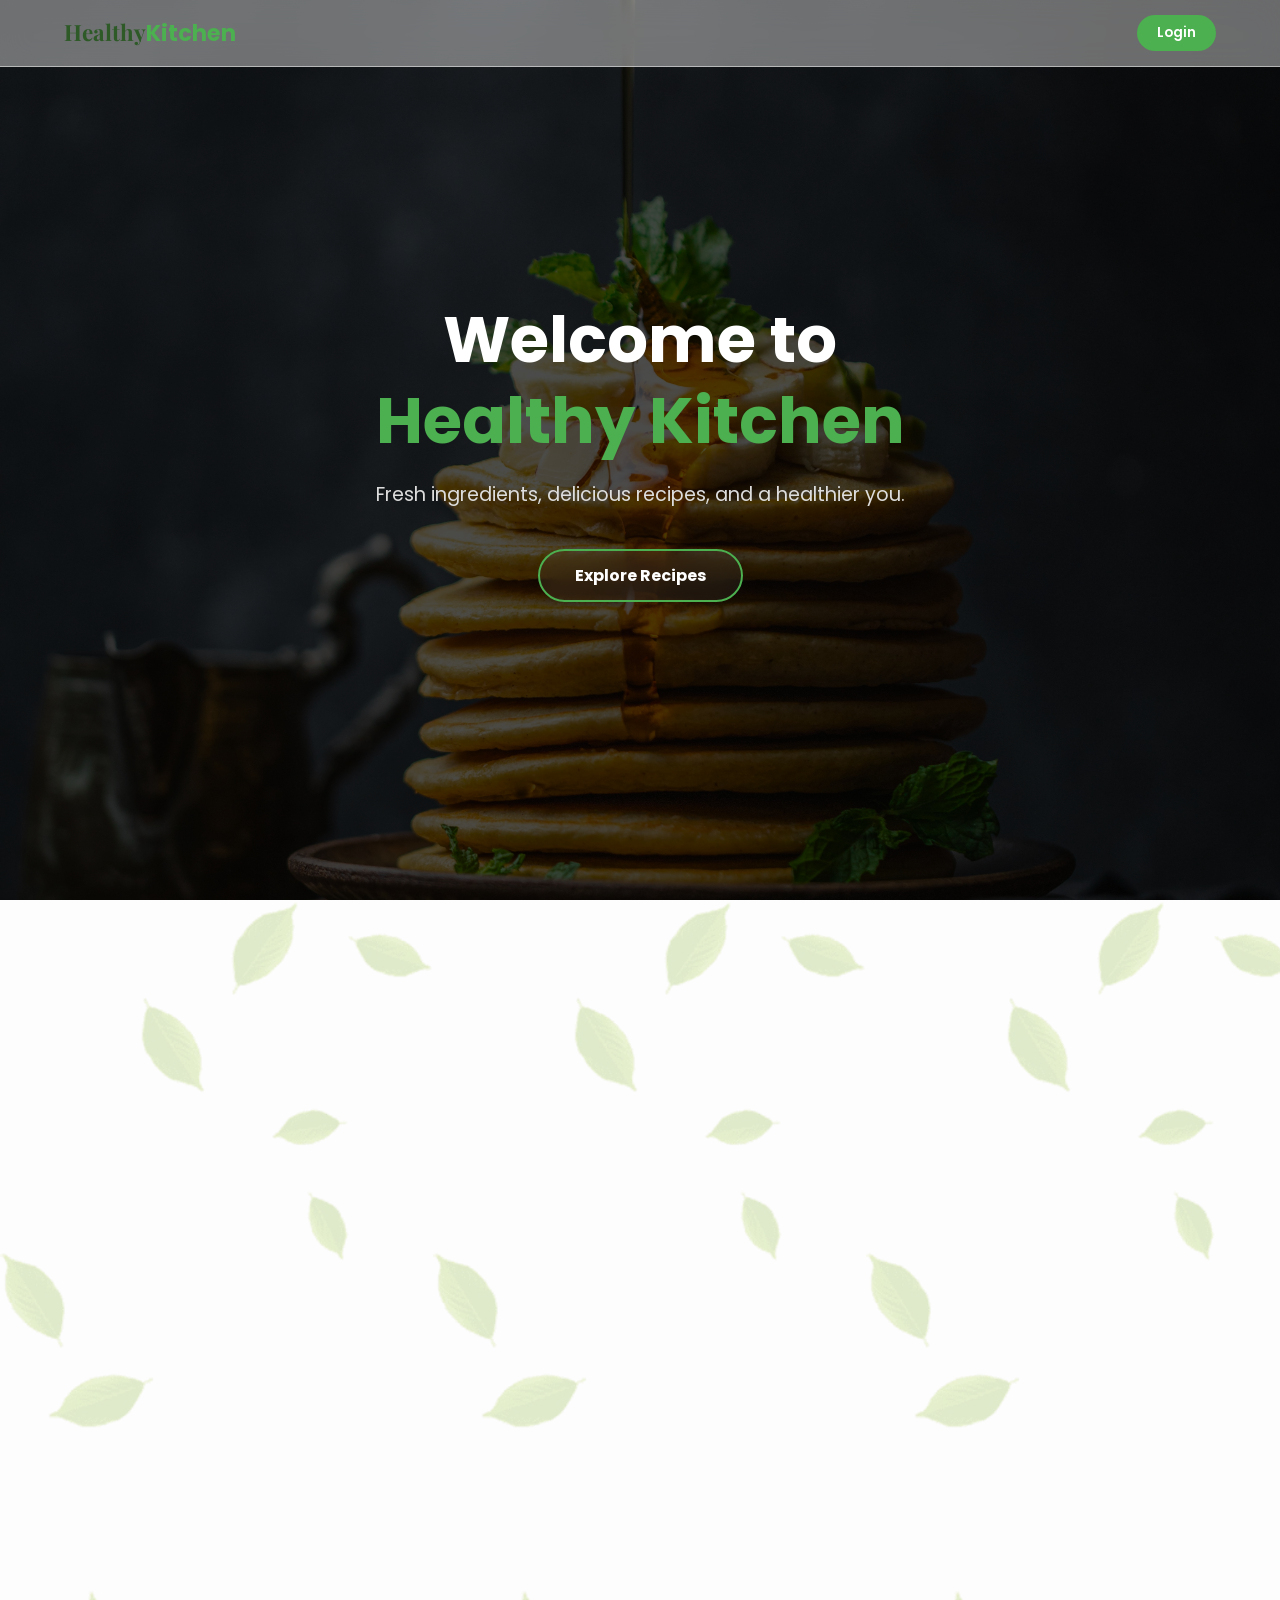
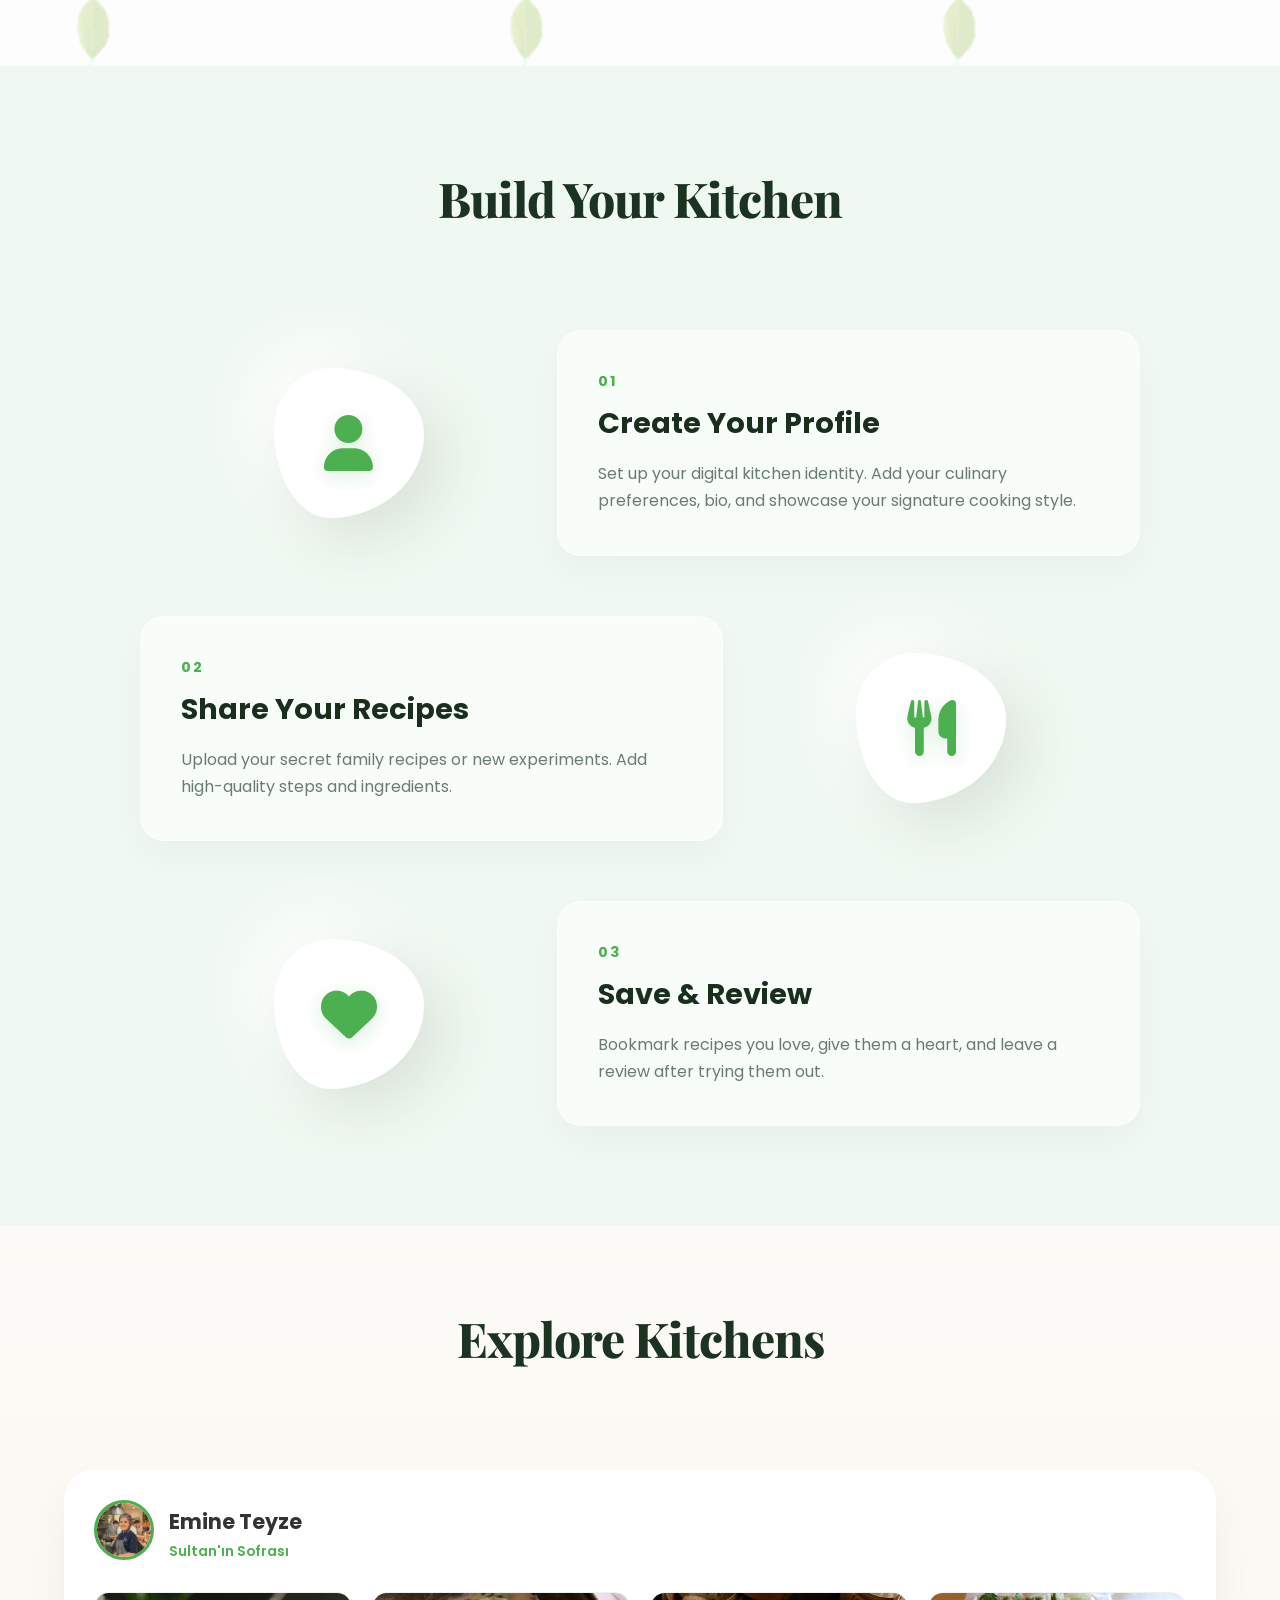
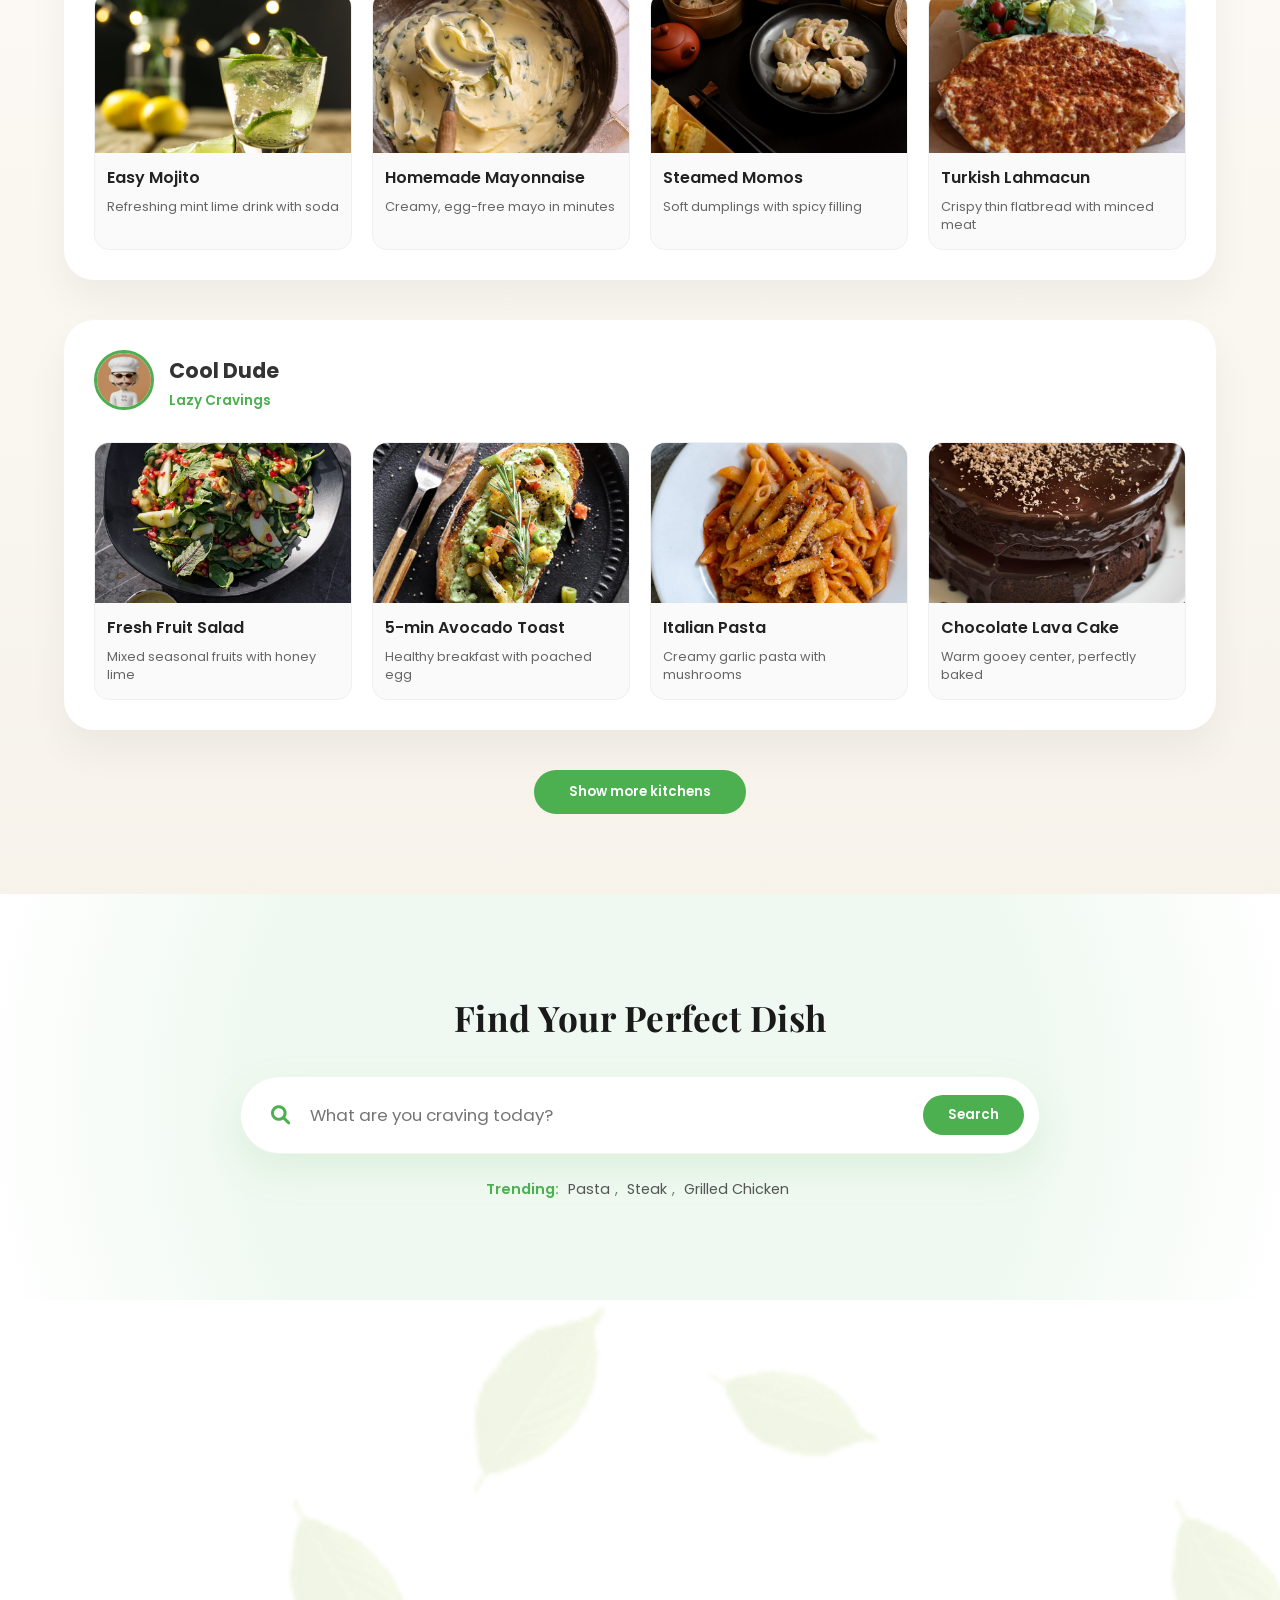
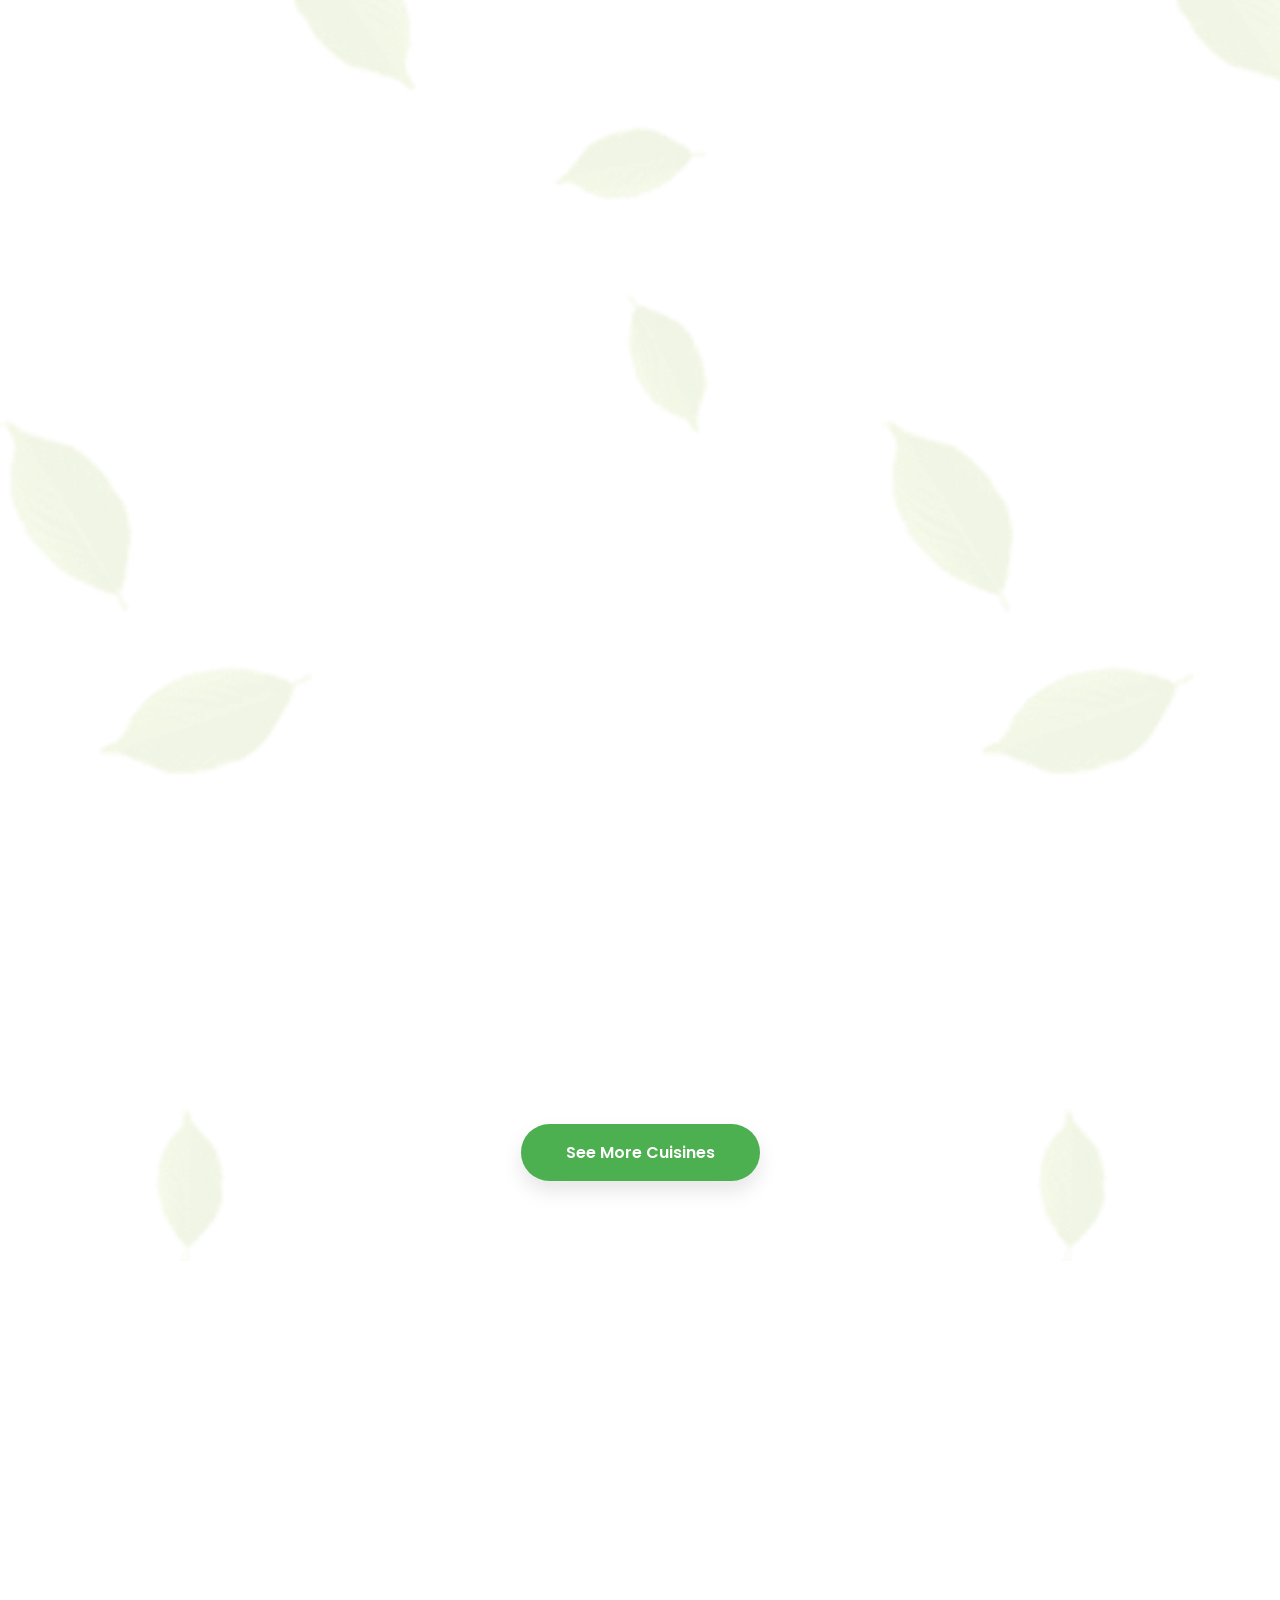
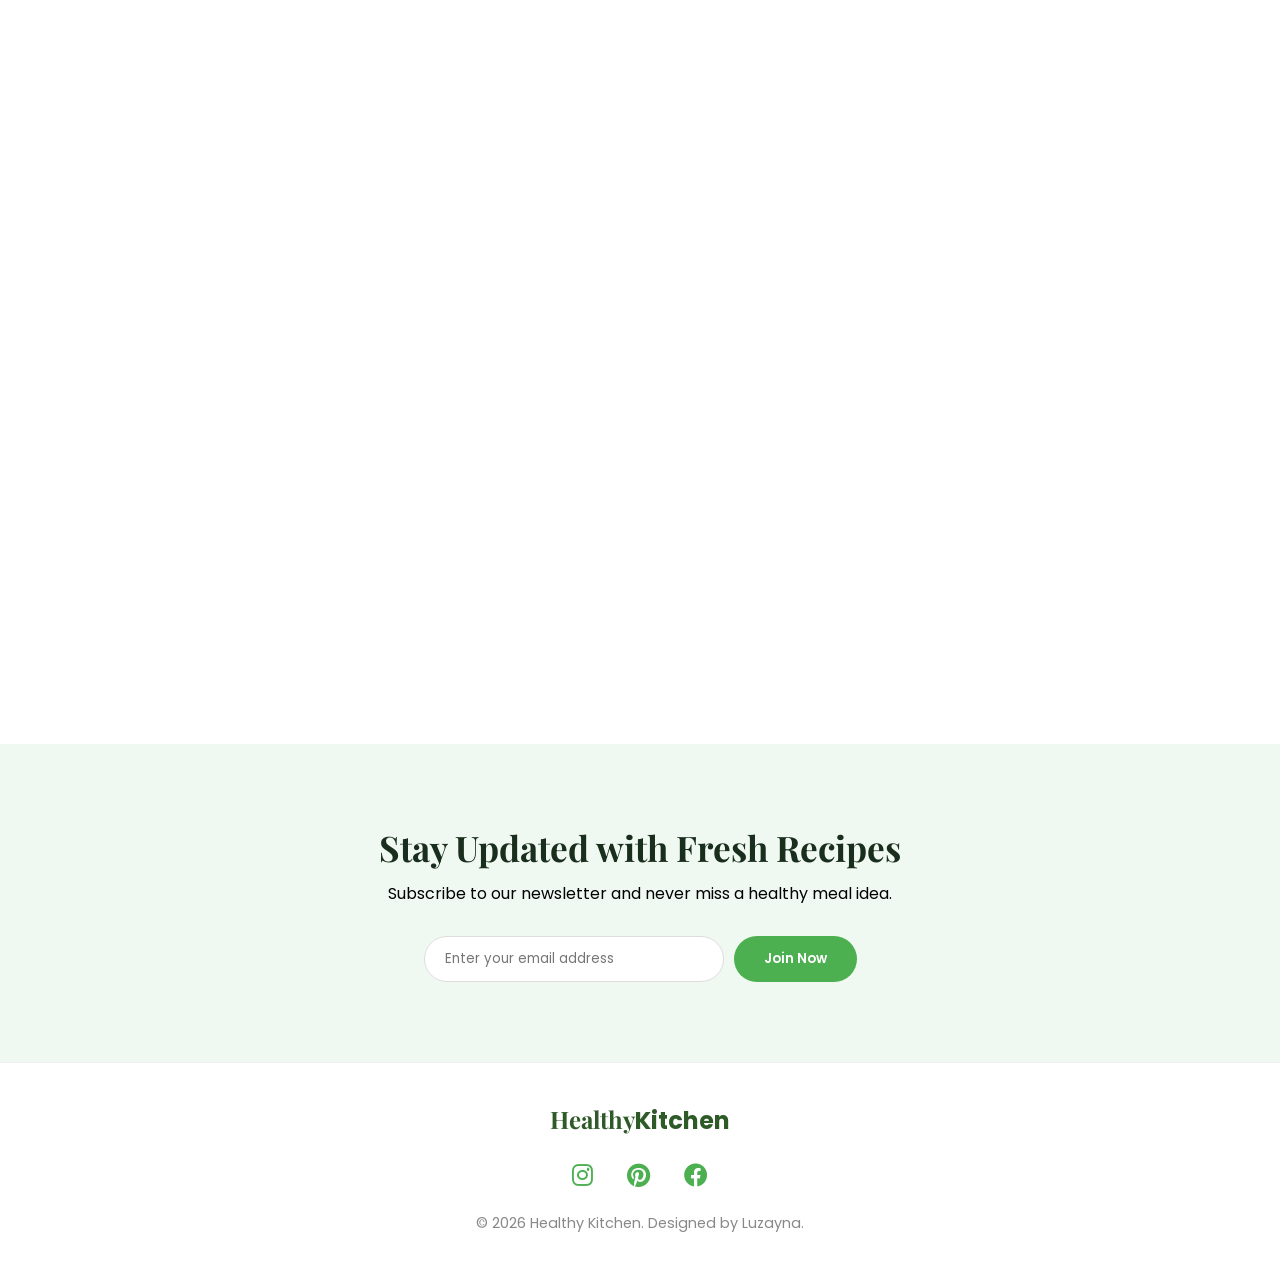
<file: index.html>
<!DOCTYPE html>
<html lang="en">
<head>
    <meta charset="UTF-8">
    <meta name="viewport" content="width=device-width, initial-scale=1.0">
    <title>Healthy Kitchen | Welcome</title>
    
    <!-- CSS -->
    <link rel="stylesheet" href="css/home.css">
    
    <!-- Fonts -->
    <link href="https://fonts.googleapis.com/css2?family=Poppins:wght@300;400;700&family=Playfair+Display:wght@700&display=swap" rel="stylesheet">
    
    <!-- Icons -->
    <link rel="stylesheet" href="https://cdnjs.cloudflare.com/ajax/libs/font-awesome/6.0.0/css/all.min.css">
</head>
<body>

<!-- ===== NAVBAR ===== -->
<nav class="navbar">
    <div class="logo">Healthy<span>Kitchen</span></div>
    <div class="nav-links">
        <button onclick="location.href='login.html'" class="login-btn">Login</button>
    </div>
</nav>

<!-- ===== WELCOME SECTION ===== -->
<section class="welcome-section scroll-section">
    <div class="overlay"></div>
    <div class="content">
        <div class="welcome-text">
            <h1 class="welcome-head">
                <span class="fade-in">Welcome to</span>
                <span class="highlight-text">Healthy Kitchen</span>
            </h1>
            <p class="sub-text">Fresh ingredients, delicious recipes, and a healthier you.</p>
            <div class="btn-group">
                <a href="#explore" class="cta-btn">Explore Recipes</a>
            </div>
        </div>
    </div>
</section>

<!-- ===== ABOUT US SECTION ===== -->
<section class="about-section scroll-section">
    <div class="about-container">
        <div class="about-text-side">
            <div class="ribbon-box">
                <img src="food-blog-img/ribbon.png" alt="Ribbon" class="ribbon-img">
                <h2 class="ribbon-title">About Us</h2>
            </div>
            <div class="about-description">
                <p>Welcome to <strong>Healthy Kitchen</strong>! We believe that good food is the foundation of a happy life.</p>
                <p>Whether you are a professional chef or a beginner, our kitchen is open for everyone who loves healthy and tasty meals.</p>
                <ul class="about-list">
                    <li>100% Organic Ingredients</li>
                    <li>Easy-to-follow Healthy Recipes</li>
                    <li>Freshness Guaranteed</li>
                </ul>
            </div>
        </div>
        <div class="about-img">
            <img src="food-blog-img/food-8.png" alt="Healthy Food" class="food-img">
        </div>
    </div>
</section>

<!-- ===== BUILD YOUR KITCHEN SECTION ===== -->
<section class="build-kitchen scroll-section">
    <div class="container">
        <h2 class="section-title">Build Your Kitchen</h2>
        
        <div class="steps-wrapper">
            <!-- Step 1 -->
            <div class="step-item">
                <div class="step-visual">
                    <div class="icon-box">
                        <i class="fa-solid fa-user"></i>
                    </div>
                </div>
                <div class="step-content">
                    <span class="step-number">01</span>
                    <h3>Create Your Profile</h3>
                    <p>Set up your digital kitchen identity. Add your culinary preferences, bio, and showcase your signature cooking style.</p>
                </div>
            </div>

            <!-- Step 2 -->
            <div class="step-item reverse">
                <div class="step-visual">
                    <div class="icon-box">
                        <i class="fa-solid fa-utensils"></i>
                    </div>
                </div>
                <div class="step-content">
                    <span class="step-number">02</span>
                    <h3>Share Your Recipes</h3>
                    <p>Upload your secret family recipes or new experiments. Add high-quality steps and ingredients.</p>
                </div>
            </div>

            <!-- Step 3 -->
            <div class="step-item">
                <div class="step-visual">
                    <div class="icon-box">
                        <i class="fa-solid fa-heart"></i>
                    </div>
                </div>
                <div class="step-content">
                    <span class="step-number">03</span>
                    <h3>Save & Review</h3>
                    <p>Bookmark recipes you love, give them a heart, and leave a review after trying them out.</p>
                </div>
            </div>
        </div>
    </div>
</section>

<!-- ===== EXPLORE KITCHENS SECTION ===== -->
<section class="kitchen-section scroll-section">
    <h2 class="section-title">Explore Kitchens</h2>
    
    <!-- Kitchen 1 - Emine Teyze -->
    <div class="container">
        <a href="chef-profile.html?chef=emine" class="kitchen-link">
            <div class="profile-info">
                <div class="pfp">
                    <img src="food-blog-img/kitchen-pfp(1).png" alt="Emine Teyze">
                </div>
                <div class="profile-text">
                    <h3 class="profile-name">Emine Teyze</h3>
                    <p>Sultan'ın Sofrası</p>
                </div>
            </div>
        </a>
        
        <div class="recipe-cards-wrapper">
            <ul class="card-list">
                <li class="card-item">
                    <a href="recipe.html?id=mojito" class="recipe-link">
                        <img src="food-blog-img/mojito.jpeg" alt="Easy Mojito">
                        <h3 class="card-title">Easy Mojito</h3>
                        <p>Refreshing mint lime drink with soda</p>
                    </a>
                </li>
                <li class="card-item">
                    <a href="recipe.html?id=mayonese" class="recipe-link">
                        <img src="food-blog-img/mayonese.jpeg" alt="Homemade Mayonnaise">
                        <h3 class="card-title">Homemade Mayonnaise</h3>
                        <p>Creamy, egg-free mayo in minutes</p>
                    </a>
                </li>
                <li class="card-item">
                    <a href="recipe.html?id=manti" class="recipe-link">
                        <img src="food-blog-img/momos.jpeg" alt="Steamed Momos">
                        <h3 class="card-title">Steamed Momos</h3>
                        <p>Soft dumplings with spicy filling</p>
                    </a>
                </li>
                <li class="card-item">
                    <a href="recipe.html?id=lahmacun" class="recipe-link">
                        <img src="food-blog-img/lahmachun1.jpg" alt="Turkish Lahmacun">
                        <h3 class="card-title">Turkish Lahmacun</h3>
                        <p>Crispy thin flatbread with minced meat</p>
                    </a>
                </li>
            </ul>
        </div>
    </div>
    
    <!-- Kitchen 2 - Cool Dude -->
    <div class="container">
        <a href="chef-profile.html?chef=cool-dude" class="kitchen-link">
            <div class="profile-info">
                <div class="pfp">
                    <img src="food-blog-img/kitchen-pfp.jpeg" alt="Cool Dude">
                </div>
                <div class="profile-text">
                    <h3 class="profile-name">Cool Dude</h3>
                    <p>Lazy Cravings</p>
                </div>
            </div>
        </a>
        
        <div class="recipe-cards-wrapper">
            <ul class="card-list">
                <li class="card-item">
                    <a href="recipe.html?id=fruit-salad" class="recipe-link">
                        <img src="food-blog-img/fruit-salad.jpeg" alt="Fresh Fruit Salad">
                        <h3 class="card-title">Fresh Fruit Salad</h3>
                        <p>Mixed seasonal fruits with honey lime</p>
                    </a>
                </li>
                <li class="card-item">
                    <a href="recipe.html?id=avocado-toast" class="recipe-link">
                        <img src="food-blog-img/avocado-toast.jpeg" alt="5-min Avocado Toast">
                        <h3 class="card-title">5-min Avocado Toast</h3>
                        <p>Healthy breakfast with poached egg</p>
                    </a>
                </li>
                <li class="card-item">
                    <a href="recipe.html?id=italian-pasta" class="recipe-link">
                        <img src="food-blog-img/pasta.jpeg" alt="Italian Pasta">
                        <h3 class="card-title">Italian Pasta</h3>
                        <p>Creamy garlic pasta with mushrooms</p>
                    </a>
                </li>
                <li class="card-item">
                    <a href="recipe.html?id=lava-cake" class="recipe-link">
                        <img src="food-blog-img/lava-cake.jpeg" alt="Chocolate Lava Cake">
                        <h3 class="card-title">Chocolate Lava Cake</h3>
                        <p>Warm gooey center, perfectly baked</p>
                    </a>
                </li>
            </ul>
        </div>
    </div>
    
    <button class="kitchen-btn" onclick="location.href='explore-kitchen.html'">Show more kitchens</button>
</section>

<!-- ===== SEARCH SECTION ===== -->
<section class="search-section-aura">
    <div class="aura-content">
        <h2 class="aura-title">Find Your Perfect Dish</h2>
        <div class="search-box-premium">
            <i class="fas fa-search search-icon"></i>
            <input type="text" placeholder="What are you craving today?" class="search-input">
            <button class="search-btn">Search</button>
        </div>
        <div class="search-tags">
            <span>Trending:</span>
            <a href="#">Pasta</a>, <a href="#">Steak</a>, <a href="#">Grilled Chicken</a>
        </div>
    </div>
</section>

<!-- ===== CUISINE SECTION ===== -->
<section class="cuisines-section scroll-section">
    <div class="cuisine-container">
        <h2 class="cuisine-title">Food from different cuisines</h2>
        
        <!-- Tabs -->
        <div class="cuisine-tabs">
    	   <button class="tab active" data-cuisine="turkish">Turkish</button>
 	   	   <button class="tab" data-cuisine="desi">Desi</button>
    	   <button class="tab" data-cuisine="mexican">Mexican</button>
           <button class="tab" data-cuisine="italian">Italian</button>
           <button class="tab" data-cuisine="japanese">Japanese</button>
           <button class="tab" data-cuisine="chinese">Chinese</button>
  		</div>
        
        <!-- Cards -->
        <div class="cuisine-cards">
            <!-- Turkish Cards -->
            <div class="card show" data-cuisine="turkish">
                <div class="card-img">
                    <img src="food-blog-img/doner-kebab.png" alt="Doner Kebab">
                </div>
                <div class="card-info">
                    <h3>Döner Kebab</h3>
                    <p class="card-desc">Classic Turkish street food</p>
                    <!-- Add rating stars -->
                    <div class="rating-stars">
                      <i class="fas fa-star"></i>
                      <i class="fas fa-star"></i>
                      <i class="fas fa-star"></i>
                      <i class="fas fa-star"></i>
                      <i class="fas fa-star-half-alt"></i>
                      <span>(128)</span>
                    </div>
                    <div class="chef-details">
                        <span class="by-text">By</span>
                        <span class="chef-name">Ayşe Hatun</span>
                        <span class="separator">•</span>
                        <span class="kitchen-name">Anatolian Kitchen</span>
                    </div>
                    <div class="card-meta">
                        <span>⏱️ 20 min</span>
                        <span class="dietary-badge">🥩 Non-veg </span>
                    </div>
                </div>
            </div>
            
            <div class="card show" data-cuisine="turkish">
                <div class="card-img">
                    <img src="food-blog-img/lahmachun.png" alt="Lahmacun">
                </div>
                <div class="card-info">
                    <h3>Lahmacun</h3>
                    <p class="card-desc">Turkish pizza with minced meat</p>
                    <!-- Add rating stars -->
                    <div class="rating-stars">
                      <i class="fas fa-star"></i>
                      <i class="fas fa-star"></i>
                      <i class="fas fa-star"></i>
                      <i class="fas fa-star"></i>
                      <i class="fas fa-star-half-alt"></i>
                      <span>(128)</span>
                    </div>
                    <div class="chef-details">
                        <span class="by-text">By</span>
                        <span class="chef-name">Fatma Ana</span>
                        <span class="separator">•</span>
                        <span class="kitchen-name">Pera Taş Fırın</span>
                    </div>
                    <div class="card-meta">
                        <span>⏱️ 1.5 hr</span>
                        <span>⭐ 5.0</span>
                    </div>
                </div>
            </div>
            
            <div class="card show" data-cuisine="turkish">
                  <div class="card-img">
                      <img src="food-blog-img/manti.png">
                  </div>
                  <div class="card-info">
                    <h3>Manti</h3>
                    <p class="card-desc">Lorem ipsam dolor sit emet.</p>
                    <!-- Add rating stars -->
                    <div class="rating-stars">
                      <i class="fas fa-star"></i>
                      <i class="fas fa-star"></i>
                      <i class="fas fa-star"></i>
                      <i class="fas fa-star"></i>
                      <i class="fas fa-star-half-alt"></i>
                      <span>(128)</span>
                    </div>
                    <div class="chef-details">
                      <span class="by-text">By</span>
                      <span class="chef-name">Ayşe Hatun</span>
                      <span class="separator">•</span>
                      <span class="kitchen-name">Anatolian Kitchen</span>
                    
                    </div>
                    <div class="card-meta">
                      <span>⏱️ 20 min</span>
                      <span>⭐ 4.9</span>
                    </div>
                  </div>
              </div>
              
              <div class="card show" data-cuisine="turkish">
                  <div class="card-img">
                      <img src="food-blog-img/baklava.png">
                  </div>
                  <div class="card-info">
                    <h3>Baklava</h3>
                    <p class="card-desc">Lorem ipsam dolor sit emet.</p>
                    <!-- Add rating stars -->
                    <div class="rating-stars">
                      <i class="fas fa-star"></i>
                      <i class="fas fa-star"></i>
                      <i class="fas fa-star"></i>
                      <i class="fas fa-star"></i>
                      <i class="fas fa-star-half-alt"></i>
                      <span>(128)</span>
                    </div>
                    <div class="chef-details">
                      <span class="by-text">By</span>
                      <span class="chef-name">Elif Yildiz</span>
                      <span class="separator">•</span>
                      <span class="kitchen-name">Sofra Iznik</span>
                    
                    </div>
                    <div class="card-meta">
                      <span>⏱️ 20 min</span>
                      <span>⭐ 4.9</span>
                    </div>
                  </div>
              </div>
              
              <div class="card show" data-cuisine="turkish">
                  <div class="card-img">
                      <img src="food-blog-img/dolma.png">
                  </div>
                  <div class="card-info">
                     <h3>Dolma</h3>
                     <p class="card-desc">Lorem ipsam dolor sit emet.</p>
                     <!-- Add rating stars -->
                    <div class="rating-stars">
                      <i class="fas fa-star"></i>
                      <i class="fas fa-star"></i>
                      <i class="fas fa-star"></i>
                      <i class="fas fa-star"></i>
                      <i class="fas fa-star-half-alt"></i>
                      <span>(128)</span>
                    </div>
                     <div class="chef-details">
                      <span class="by-text">By</span>
                      <span class="chef-name">Kedir Bey</span>
                      <span class="separator">•</span>
                      <span class="kitchen-name">Sultan’s Ocakbaşı</span>
                    
                    </div>
                    <div class="card-meta">
                      <span>⏱️ 20 min</span>
                      <span>⭐ 4.9</span>
                    </div>
                  </div>
              </div>
              
              <div class="card show" data-cuisine="turkish">
                  <div class="card-img">
                      <img src="food-blog-img/turkish-platter.png">
                  </div>
                  <div class="card-info">
                    <h3>Turkish plater</h3>
                    <p class="card-desc">Lorem ipsam dolor sit emet.</p>
                    <!-- Add rating stars -->
                    <div class="rating-stars">
                      <i class="fas fa-star"></i>
                      <i class="fas fa-star"></i>
                      <i class="fas fa-star"></i>
                      <i class="fas fa-star"></i>
                      <i class="fas fa-star-half-alt"></i>
                      <span>(128)</span>
                    </div>
                    <div class="chef-details">
                      <span class="by-text">By</span>
                      <span class="chef-name">Osmam Usta</span>
                      <span class="separator">•</span>
                      <span class="kitchen-name">Bosphorus Lezzetleri</span>
                    
                    </div>
                    <div class="card-meta">
                      <span>⏱️ 20 min</span>
                      <span>⭐ 4.9</span>
                    </div>
                  </div>
              </div>
              
              <!-- Desi -->
              <div class="card" data-cuisine="desi">
                <div class="card-img">
                  <img src="food-blog-img/biryani.png">
                </div>
                <div class="card-info">
                  <h3>Biryani</h3>
                  <p class="card-desc">Lorem ipsam dolor sit emet.</p>
                  <!-- Add rating stars -->
                    <div class="rating-stars">
                      <i class="fas fa-star"></i>
                      <i class="fas fa-star"></i>
                      <i class="fas fa-star"></i>
                      <i class="fas fa-star"></i>
                      <i class="fas fa-star-half-alt"></i>
                      <span>(128)</span>
                    </div>
                  <div class="chef-details">
                      <span class="by-text">By</span>
                      <span class="chef-name">Ahmed Zafar</span>
                      <span class="separator">•</span>
                      <span class="kitchen-name">Shahi Dastarkhwan </span>
                    
                    </div>
                  <div class="card-meta">
                    <span>⏱️ 20 min</span>
                    <span>⭐ 4.9</span>
                  </div>
                </div> 
              </div>
              
              <div class="card" data-cuisine="desi">
                <div class="card-img">
                  <img src="food-blog-img/chicken-karhai.png">
                </div>
                <div class="card-info">
                  <h3>Chicken Karhai</h3>
                  <p class="card-desc">Lorem ipsam dolor sit emet.</p>
                  <!-- Add rating stars -->
                    <div class="rating-stars">
                      <i class="fas fa-star"></i>
                      <i class="fas fa-star"></i>
                      <i class="fas fa-star"></i>
                      <i class="fas fa-star"></i>
                      <i class="fas fa-star-half-alt"></i>
                      <span>(128)</span>
                    </div>
                  <div class="chef-details">
                      <span class="by-text">By</span>
                      <span class="chef-name">Safia Noor</span>
                      <span class="separator">•</span>
                      <span class="kitchen-name">Noor's Kitchen</span>
                    
                    </div>
                  <div class="card-meta">
                    <span>⏱️ 20 min</span>
                    <span>⭐ 4.9</span>
                  </div>
                </div> 
              </div>
              
              <div class="card" data-cuisine="desi">
                <div class="card-img">
                  <img src="food-blog-img/butter-chicken.png">
                </div>
                <div class="card-info">
                  <h3>Butter Chicken</h3>
                  <p class="card-desc">Lorem ipsam dolor sit emet.</p>
                  <!-- Add rating stars -->
                    <div class="rating-stars">
                      <i class="fas fa-star"></i>
                      <i class="fas fa-star"></i>
                      <i class="fas fa-star"></i>
                      <i class="fas fa-star"></i>
                      <i class="fas fa-star-half-alt"></i>
                      <span>(128)</span>
                    </div>
                  <div class="chef-details">
                      <span class="by-text">By</span>
                      <span class="chef-name">Nawab Ali</span>
                      <span class="separator">•</span>
                      <span class="kitchen-name">Mughal Kitchen</span>
                    
                    </div>
                  <div class="card-meta">
                    <span>⏱️ 20 min</span>
                    <span>⭐ 4.9</span>
                  </div>
                </div> 
              </div>
              
              <div class="card" data-cuisine="desi">
                <div class="card-img">
                  <img src="food-blog-img/dosa.png">
                </div>
                <div class="card-info">
                  <h3>Dosa</h3>
                  <p class="card-desc">Lorem ipsam dolor sit emet.</p>
                  <!-- Add rating stars -->
                    <div class="rating-stars">
                      <i class="fas fa-star"></i>
                      <i class="fas fa-star"></i>
                      <i class="fas fa-star"></i>
                      <i class="fas fa-star"></i>
                      <i class="fas fa-star-half-alt"></i>
                      <span>(128)</span>
                    </div>
                  <div class="chef-details">
                      <span class="by-text">By</span>
                      <span class="chef-name">Keka Ferdous</span>
                      <span class="separator">•</span>
                      <span class="kitchen-name">Keka Apar Rannaghor</span>
                    
                    </div>
                  <div class="card-meta">
                    <span>⏱️ 20 min</span>
                    <span>⭐ 4.9</span>
                  </div>
                </div> 
              </div>

              
              <!-- mexican -->
              <div class="card" data-cuisine="mexican">
                <div class="card-img">
                  <img src="food-blog-img/grilled-skewers.png">
                </div>
                <div class="card-info">
                  <h3>Grilled Skewers</h3>
                  <p class="card-desc">Lorem ipsam dolor sit emet.</p>
                  <!-- Add rating stars -->
                    <div class="rating-stars">
                      <i class="fas fa-star"></i>
                      <i class="fas fa-star"></i>
                      <i class="fas fa-star"></i>
                      <i class="fas fa-star"></i>
                      <i class="fas fa-star-half-alt"></i>
                      <span>(128)</span>
                    </div>
                  <div class="chef-details">
                      <span class="by-text">By</span>
                      <span class="chef-name">Ricardo Gomez</span>
                      <span class="separator">•</span>
                      <span class="kitchen-name">La Parrilla Ahumada</span>
                    
                    </div>
                  <div class="card-meta">
                    <span>⏱️ 20 min</span>
                    <span>⭐ 4.9</span>
                  </div>
                </div> 
              </div>
              
              <div class="card" data-cuisine="mexican">
                <div class="card-img">
                  <img src="food-blog-img/carne-asada.png">
                </div>
                <div class="card-info">
                  <h3>Carne Asada</h3>
                  <p class="card-desc">Lorem ipsam dolor sit emet.</p>
                  <!-- Add rating stars -->
                    <div class="rating-stars">
                      <i class="fas fa-star"></i>
                      <i class="fas fa-star"></i>
                      <i class="fas fa-star"></i>
                      <i class="fas fa-star"></i>
                      <i class="fas fa-star-half-alt"></i>
                      <span>(128)</span>
                    </div>
                  <div class="chef-details">
                      <span class="by-text">By</span>
                      <span class="chef-name">Ricardo Gomez</span>
                      <span class="separator">•</span>
                      <span class="kitchen-name">La Parrilla Ahumada</span>
                    
                    </div>
                  <div class="card-meta">
                    <span>⏱️ 20 min</span>
                    <span>⭐ 4.9</span>
                  </div>
                </div> 
              </div>
              
              <!-- Italian -->
              <div class="card" data-cuisine="italian">
                <div class="card-img">
                  <img src="food-blog-img/pasta.png">
                </div>
                <div class="card-info">
                  <h3>Pasta</h3>
                  <p class="card-desc">Lorem ipsam dolor sit emet.</p>
                  <!-- Add rating stars -->
                    <div class="rating-stars">
                      <i class="fas fa-star"></i>
                      <i class="fas fa-star"></i>
                      <i class="fas fa-star"></i>
                      <i class="fas fa-star"></i>
                      <i class="fas fa-star-half-alt"></i>
                      <span>(128)</span>
                    </div>
                  <div class="chef-details">
                      <span class="by-text">By</span>
                      <span class="chef-name">Marco Esposito</span>
                      <span class="separator">•</span>
                      <span class="kitchen-name">Italian Kitchen</span>
                    
                    </div>
                  <div class="card-meta">
                    <span>⏱️ 20 min</span>
                    <span>⭐ 4.9</span>
                  </div>
                </div> 
              </div>
              
              <div class="card" data-cuisine="italian">
                <div class="card-img">
                  <img src="food-blog-img/pizza.png">
                </div>
                <div class="card-info">
                  <h3>Pizza</h3>
                  <p class="card-desc">Lorem ipsam dolor sit emet.</p>
                  <!-- Add rating stars -->
                    <div class="rating-stars">
                      <i class="fas fa-star"></i>
                      <i class="fas fa-star"></i>
                      <i class="fas fa-star"></i>
                      <i class="fas fa-star"></i>
                      <i class="fas fa-star-half-alt"></i>
                      <span>(128)</span>
                    </div>
                  <div class="chef-details">
                      <span class="by-text">By</span>
                      <span class="chef-name">Marco Esposito</span>
                      <span class="separator">•</span>
                      <span class="kitchen-name">Italian Kitchen</span>
                    
                    </div>
                  <div class="card-meta">
                    <span>⏱️ 20 min</span>
                    <span>⭐ 4.9</span>
                  </div>
                </div> 
              </div>
              
              
              
              <!-- Japanese -->
              <div class="card" data-cuisine="japanese">
                <div class="card-img">
                  <img src="food-blog-img/sushi.png">
                </div>
                <div class="card-info">
                  <h3>Sushi</h3>
                  <p class="card-desc">Lorem ipsam dolor sit emet.</p>
                  <!-- Add rating stars -->
                    <div class="rating-stars">
                      <i class="fas fa-star"></i>
                      <i class="fas fa-star"></i>
                      <i class="fas fa-star"></i>
                      <i class="fas fa-star"></i>
                      <i class="fas fa-star-half-alt"></i>
                      <span>(128)</span>
                    </div>
                  <div class="chef-details">
                      <span class="by-text">By</span>
                      <span class="chef-name">Kenji Tanaka</span>
                      <span class="separator">•</span>
                      <span class="kitchen-name">Sakura Palace</span>
                    
                    </div>
                  <div class="card-meta">
                    <span>⏱️ 20 min</span>
                    <span>⭐ 4.9</span>
                  </div>
                </div> 
              </div>
              
              <div class="card" data-cuisine="japanese">
                <div class="card-img">
                  <img src="food-blog-img/grilled-salmon.png">
                </div>
                <div class="card-info">
                  <h3>Grilled Salmon</h3>
                  <p class="card-desc">Lorem ipsam dolor sit emet.</p>
                  <!-- Add rating stars -->
                    <div class="rating-stars">
                      <i class="fas fa-star"></i>
                      <i class="fas fa-star"></i>
                      <i class="fas fa-star"></i>
                      <i class="fas fa-star"></i>
                      <i class="fas fa-star-half-alt"></i>
                      <span>(128)</span>
                    </div>
                  <div class="chef-details">
                      <span class="by-text">By</span>
                      <span class="chef-name">Kenji Tanaka</span>
                      <span class="separator">•</span>
                      <span class="kitchen-name">Sakura Palace</span>
                    
                    </div>
                  <div class="card-meta">
                    <span>⏱️ 20 min</span>
                    <span>⭐ 4.9</span>
                  </div>
                </div> 
              </div>
              
              <!-- Chinese -->
              <div class="card" data-cuisine="chinese">
                <div class="card-img">
                  <img src="food-blog-img/bossam-platter.png">
                </div>
                <div class="card-info">
                  <h3>Bossam Platter</h3>
                  <p class="card-desc">Lorem ipsam dolor sit emet.</p>
                  <!-- Add rating stars -->
                    <div class="rating-stars">
                      <i class="fas fa-star"></i>
                      <i class="fas fa-star"></i>
                      <i class="fas fa-star"></i>
                      <i class="fas fa-star"></i>
                      <i class="fas fa-star-half-alt"></i>
                      <span>(128)</span>
                    </div>
                  <div class="chef-details">
                      <span class="by-text">By</span>
                      <span class="chef-name">Lin Wei</span>
                      <span class="separator">•</span>
                      <span class="kitchen-name">Chinese Kitchen</span>
                    
                    </div>
                  <div class="card-meta">
                    <span>⏱️ 20 min</span>
                    <span>⭐ 4.9</span>
                  </div>
                </div> 
              </div>
            
            <!-- Will add more cards as needed... -->
        </div>
        
        <div class="see-more-container">
            <a href="#" class="see-more-btn">See More Cuisines</a>
        </div>
    </div>
</section>

<!-- ===== CHEF SPOTLIGHT SECTION (SPECIAL) ===== -->
<section class="chef-spotlight-section scroll-section">
    <div class="spotlight-header">
        <span class="spotlight-badge">👨‍🍳 Chef's Special</span>
        <h2 class="section-title">Recipe of the Month</h2>
    </div>
    
    <!-- Featured Recipe -->
    <div class="spotlight-featured">
        <div class="featured-image">
            <img src="food-blog-img/grilled-fish.png" alt="Grilled Fish">
            <div class="featured-tag">🔥 Most Popular</div>
        </div>
        
        <div class="featured-content">
            <div class="chef-info-mini">
                <img src="food-blog-img/kitchen-pfp(1).png" alt="Chef" class="mini-pfp">
                <div>
                    <span class="chef-label">Created by</span>
                    <h4>Chef Emine Teyze</h4>
                </div>
            </div>
            
            <h3>Lemon-Garlic Herb Grilled Whole Fish</h3>
            
            <div class="featured-meta">
                <span><i class="far fa-clock"></i> 35 mins</span>
                <span><i class="fas fa-fire"></i> 420 cal</span>
                <span><i class="fas fa-star"></i> 4.9 (128 reviews)</span>
            </div>
            
            <p class="featured-desc">
                Fresh whole fish marinated in a blend of aromatic herbs, lemon zest, and roasted garlic, 
                then flame-grilled to perfection for a smoky finish. Served with citrus-infused butter sauce.
            </p>
            
            <div class="featured-actions">
                <button class="recipe-btn">View Full Recipe →</button>
                <button class="save-btn"><i class="far fa-bookmark"></i> Save</button>
            </div>
        </div>
    </div>
    
    <!-- Preview -->
    <div class="spotlight-preview">
        <h4>Also trending this month <span>↓</span></h4>
        <div class="preview-card">
            <img src="food-blog-img/fajita.png" alt="Fajita">
            <div class="preview-info">
                <h5>Sizzling Beef & Chicken Fajita</h5>
                <p>By Cool Dude • Lazy Cravings</p>
                <button class="text-btn">View Recipe →</button>
            </div>
        </div>
    </div>
</section>

<!-- ===== NEWSLETTER SECTION ===== -->
<section class="newsletter-section">
    <div class="newsletter-content">
        <h3>Stay Updated with Fresh Recipes</h3>
        <p>Subscribe to our newsletter and never miss a healthy meal idea.</p>
        <div class="newsletter-box">
            <input type="email" placeholder="Enter your email address">
            <button class="subscribe-btn">Join Now</button>
        </div>
    </div>
</section>

<!-- ===== FOOTER ===== -->
<footer class="main-footer">
    <div class="footer-container">
        <div class="footer-logo">Healthy<span>Kitchen</span></div>
        <div class="footer-socials">
            <a href="#"><i class="fab fa-instagram"></i></a>
            <a href="#"><i class="fab fa-pinterest"></i></a>
            <a href="#"><i class="fab fa-facebook"></i></a>
        </div>
        <p class="copyright">&copy; 2026 Healthy Kitchen. Designed by Luzayna.</p>
    </div>
</footer>

<!-- JavaScript -->
<script src="js/home.js"></script>
<script src="js/recipe.js"></script>  
</body>
</html>
</file>
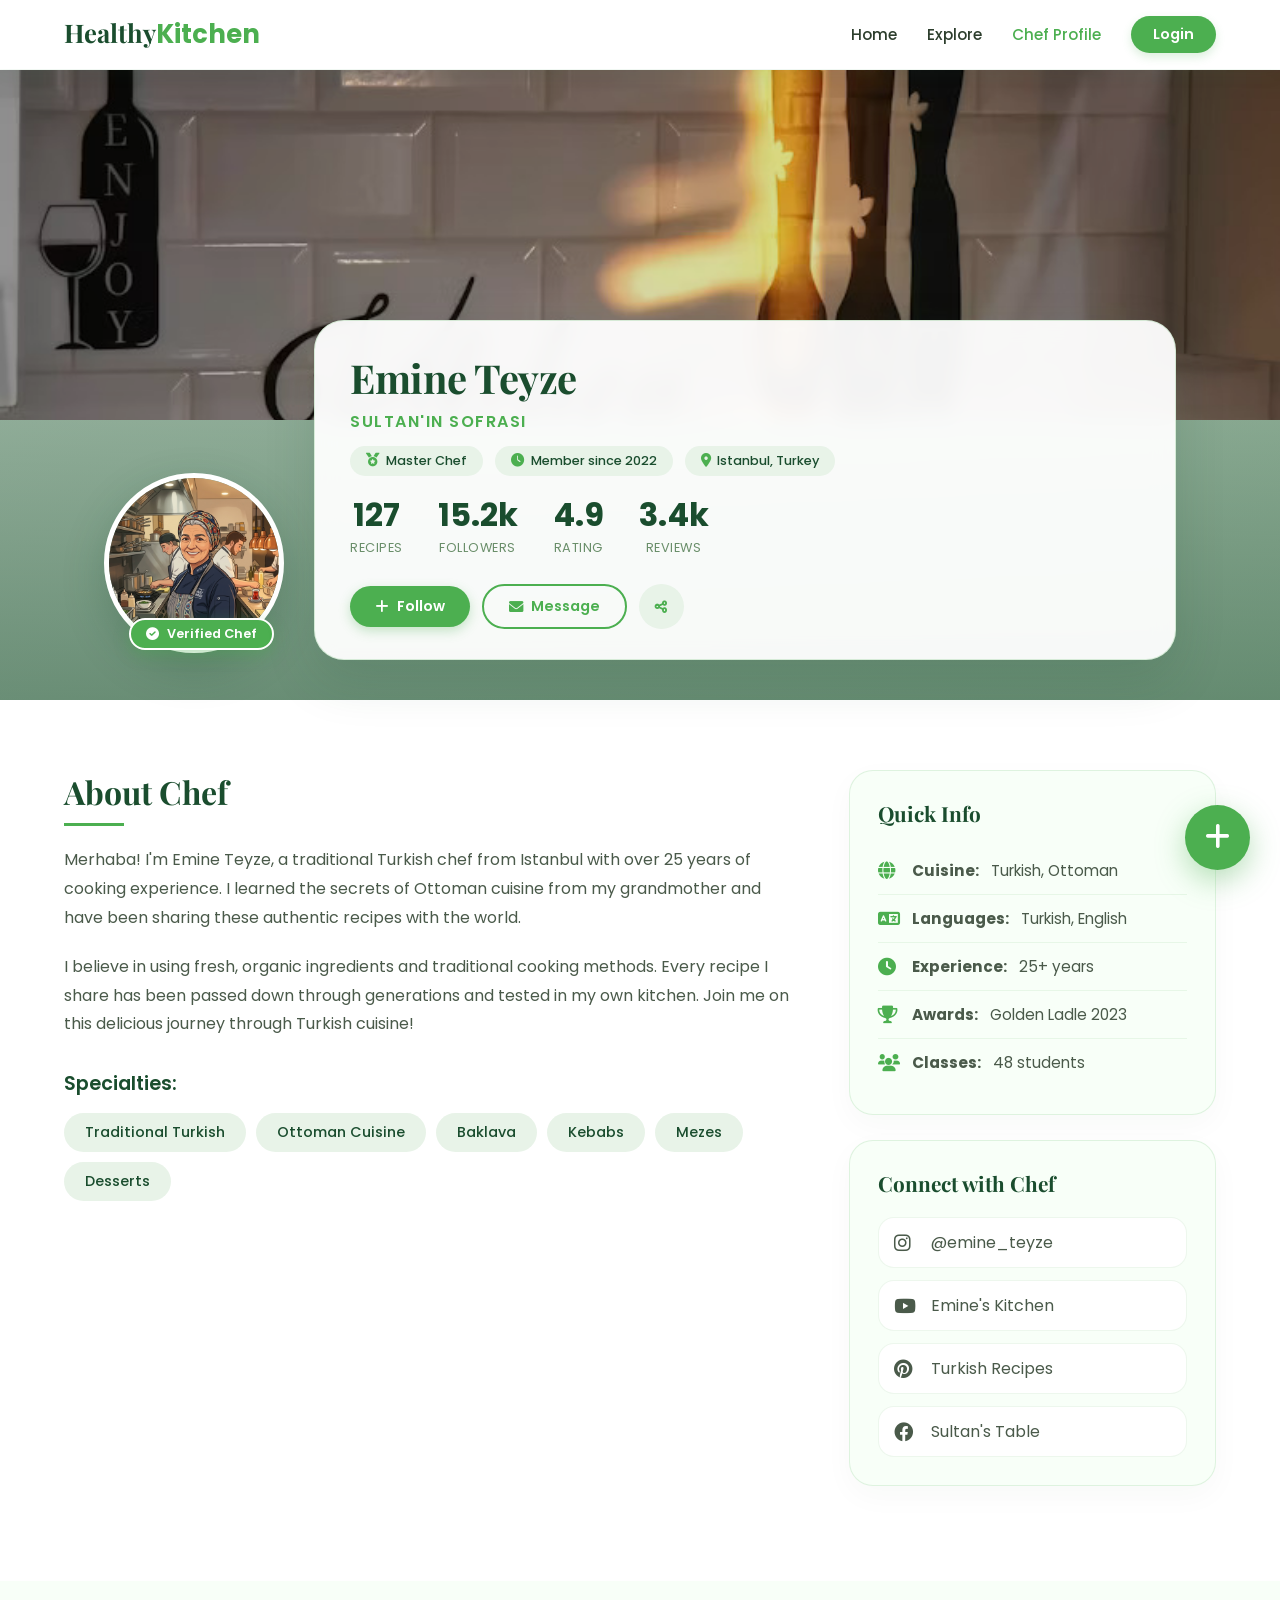
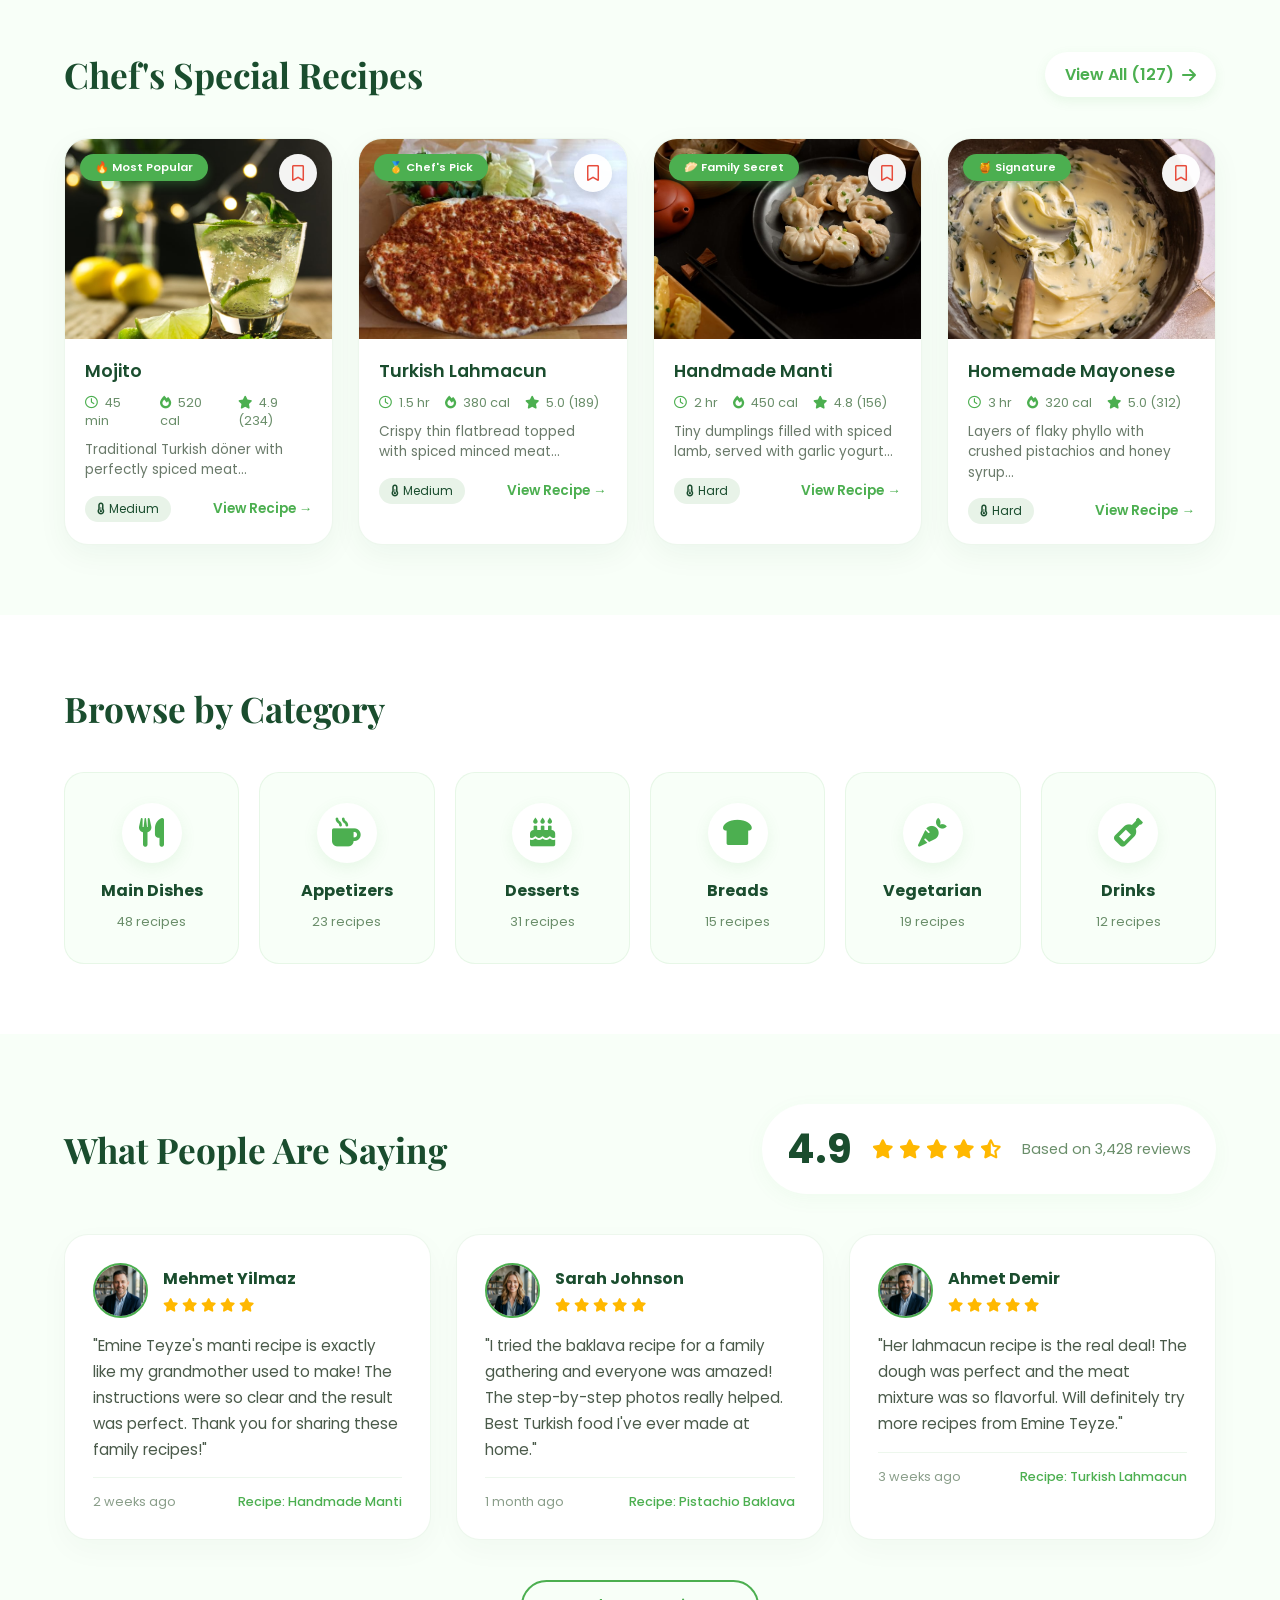
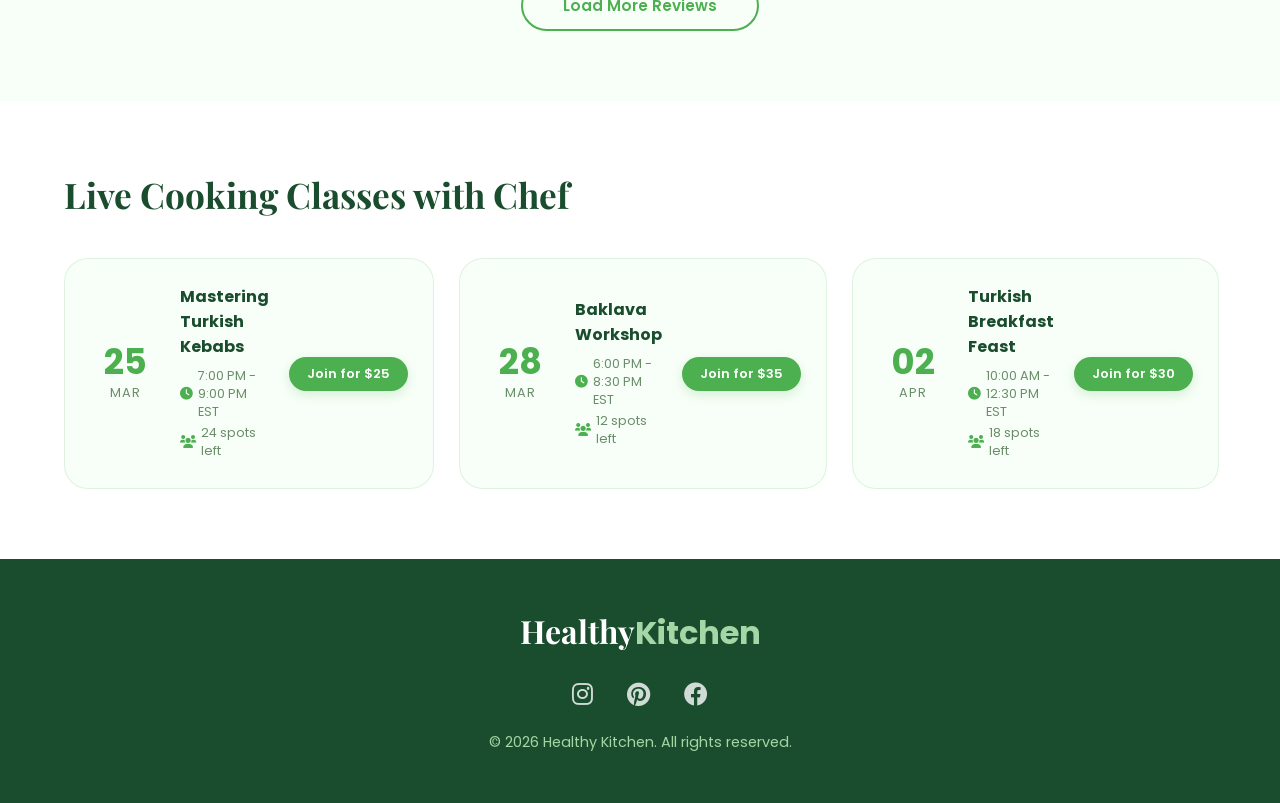
<file: chef-profile.html>
<!DOCTYPE html>
<html lang="en">
<head>
    <meta charset="UTF-8">
    <meta name="viewport" content="width=device-width, initial-scale=1.0">
    <title>Chef Profile | Emine Teyze - Healthy Kitchen</title>
    
    <!-- CSS -->
    <link rel="stylesheet" href="css/chef-profile.css">
    
    <!-- Fonts -->
    <link href="https://fonts.googleapis.com/css2?family=Poppins:wght@300;400;500;600;700&family=Playfair+Display:wght@400;700&display=swap" rel="stylesheet">
    
    <!-- Icons -->
    <link rel="stylesheet" href="https://cdnjs.cloudflare.com/ajax/libs/font-awesome/6.0.0/css/all.min.css">
</head>
<body>

<!-- ===== NAVBAR ===== -->
<nav class="navbar">
    <div class="logo">Healthy<span>Kitchen</span></div>
    <div class="nav-links">
        <a href="index.html" class="nav-link">Home</a>
        <a href="explore-kitchen.html" class="nav-link">Explore</a>
        <a href="#" class="nav-link active">Chef Profile</a>
        <button onclick="location.href='login.html'" class="login-btn">Login</button>
    </div>
</nav>

<!-- ===== CHEF PROFILE HEADER ===== -->
<section class="chef-header">
    <div class="header-overlay"></div>
    <div class="header-content">
        <div class="chef-cover">
            <img src="food-blog-img/kitchen-cover.jpg" alt="Kitchen Cover" class="cover-img">
        </div>
        
        <div class="chef-info-wrapper">
            <div class="chef-avatar-section">
                <img src="food-blog-img/kitchen-pfp(1).png" alt="Emine Teyze" class="chef-avatar">
                <div class="chef-status">
                    <i class="fas fa-check-circle"></i>
                    <span>Verified Chef</span>
                </div>
            </div>
            
            <div class="chef-main-info">
                <div class="chef-name-section">
                    <h1 class="chef-name">Emine Teyze</h1>
                    <p class="chef-title">Sultan'ın Sofrası</p>
                    <div class="chef-badges">
                        <span class="badge"><i class="fas fa-medal"></i> Master Chef</span>
                        <span class="badge"><i class="fas fa-clock"></i> Member since 2022</span>
                        <span class="badge"><i class="fas fa-map-marker-alt"></i> Istanbul, Turkey</span>
                    </div>
                </div>
                
                <div class="chef-stats">
                    <div class="stat-item">
                        <span class="stat-value">127</span>
                        <span class="stat-label">Recipes</span>
                    </div>
                    <div class="stat-item">
                        <span class="stat-value">15.2k</span>
                        <span class="stat-label">Followers</span>
                    </div>
                    <div class="stat-item">
                        <span class="stat-value">4.9</span>
                        <span class="stat-label">Rating</span>
                    </div>
                    <div class="stat-item">
                        <span class="stat-value">3.4k</span>
                        <span class="stat-label">Reviews</span>
                    </div>
                </div>
                
                <div class="chef-actions">
                    <button class="follow-btn" id="followBtn">
                        <i class="fas fa-plus"></i>
                        <span>Follow</span>
                    </button>
                    <button class="message-btn">
                        <i class="fas fa-envelope"></i>
                        <span>Message</span>
                    </button>
                    <button class="share-btn" id="shareBtn">
                        <i class="fas fa-share-alt"></i>
                    </button>
                </div>
            </div>
        </div>
    </div>
</section>

<!-- ===== CHEF BIO SECTION ===== -->
<section class="chef-bio-section">
    <div class="container">
        <div class="bio-wrapper">
            <div class="bio-content">
                <h2 class="section-subtitle">About Chef</h2>
                <p class="bio-text">
                    Merhaba! I'm Emine Teyze, a traditional Turkish chef from Istanbul with over 25 years of cooking experience. 
                    I learned the secrets of Ottoman cuisine from my grandmother and have been sharing these authentic recipes 
                    with the world. My kitchen "Sultan'ın Sofrası" (Sultan's Table) brings the rich flavors of Anatolia to your home.
                </p>
                <p class="bio-text">
                    I believe in using fresh, organic ingredients and traditional cooking methods. Every recipe I share has been 
                    passed down through generations and tested in my own kitchen. Join me on this delicious journey through 
                    Turkish cuisine!
                </p>
                
                <div class="chef-specialties">
                    <h3>Specialties:</h3>
                    <div class="specialty-tags">
                        <span class="specialty-tag">Traditional Turkish</span>
                        <span class="specialty-tag">Ottoman Cuisine</span>
                        <span class="specialty-tag">Baklava</span>
                        <span class="specialty-tag">Kebabs</span>
                        <span class="specialty-tag">Mezes</span>
                        <span class="specialty-tag">Desserts</span>
                    </div>
                </div>
            </div>
            
            <div class="chef-quick-info">
                <div class="info-card">
                    <h3>Quick Info</h3>
                    <ul class="info-list">
                        <li><i class="fas fa-globe"></i> <strong>Cuisine:</strong> Turkish, Ottoman</li>
                        <li><i class="fas fa-language"></i> <strong>Languages:</strong> Turkish, English</li>
                        <li><i class="fas fa-clock"></i> <strong>Experience:</strong> 25+ years</li>
                        <li><i class="fas fa-trophy"></i> <strong>Awards:</strong> Golden Ladle 2023</li>
                        <li><i class="fas fa-users"></i> <strong>Classes:</strong> 48 students</li>
                    </ul>
                </div>
                
                <div class="social-card">
                    <h3>Connect with Chef</h3>
                    <div class="chef-social-links">
                        <a href="#" class="social-link"><i class="fab fa-instagram"></i> @emine_teyze</a>
                        <a href="#" class="social-link"><i class="fab fa-youtube"></i> Emine's Kitchen</a>
                        <a href="#" class="social-link"><i class="fab fa-pinterest"></i> Turkish Recipes</a>
                        <a href="#" class="social-link"><i class="fab fa-facebook"></i> Sultan's Table</a>
                    </div>
                </div>
            </div>
        </div>
    </div>
</section>

<!-- ===== FEATURED RECIPES SECTION ===== -->
<section class="featured-recipes">
    <div class="container">
        <div class="section-header">
            <h2 class="section-title">Chef's Special Recipes</h2>
            <a href="#" class="view-all-link">View All (127) <i class="fas fa-arrow-right"></i></a>
        </div>
        
        <div class="recipes-grid">
            <!-- Recipe Card 1 -->
            <div class="recipe-card">
                <div class="recipe-image">
                    <img src="food-blog-img/mojito.jpeg" alt="Döner Kebab">
                    <span class="recipe-badge">🔥 Most Popular</span>
                    <button class="save-recipe"><i class="far fa-bookmark"></i></button>
                </div>
                <div class="recipe-info">
                    <h3 class="recipe-title">Authentic Döner Kebab</h3>
                    <div class="recipe-meta">
                        <span><i class="far fa-clock"></i> 45 min</span>
                        <span><i class="fas fa-fire"></i> 520 cal</span>
                        <span><i class="fas fa-star"></i> 4.9 (234)</span>
                    </div>
                    <p class="recipe-desc">Traditional Turkish döner with perfectly spiced meat...</p>
                    <div class="recipe-footer">
                        <span class="difficulty easy"><i class="fas fa-thermometer-half"></i> Medium</span>
                        <a href="#" class="view-recipe">View Recipe →</a>
                    </div>
                </div>
            </div>
            
            <!-- Recipe Card 2 -->
            <div class="recipe-card">
                <div class="recipe-image">
                    <img src="food-blog-img/lahmachun1.jpg" alt="Lahmacun">
                    <span class="recipe-badge">🥇 Chef's Pick</span>
                    <button class="save-recipe"><i class="far fa-bookmark"></i></button>
                </div>
                <div class="recipe-info">
                    <h3 class="recipe-title">Turkish Lahmacun</h3>
                    <div class="recipe-meta">
                        <span><i class="far fa-clock"></i> 1.5 hr</span>
                        <span><i class="fas fa-fire"></i> 380 cal</span>
                        <span><i class="fas fa-star"></i> 5.0 (189)</span>
                    </div>
                    <p class="recipe-desc">Crispy thin flatbread topped with spiced minced meat...</p>
                    <div class="recipe-footer">
                        <span class="difficulty medium"><i class="fas fa-thermometer-half"></i> Medium</span>
                        <a href="#" class="view-recipe">View Recipe →</a>
                    </div>
                </div>
            </div>
            
            <!-- Recipe Card 3 -->
            <div class="recipe-card">
                <div class="recipe-image">
                    <img src="food-blog-img/momos.jpeg" alt="Manti">
                    <span class="recipe-badge">🥟 Family Secret</span>
                    <button class="save-recipe"><i class="far fa-bookmark"></i></button>
                </div>
                <div class="recipe-info">
                    <h3 class="recipe-title">Handmade Manti</h3>
                    <div class="recipe-meta">
                        <span><i class="far fa-clock"></i> 2 hr</span>
                        <span><i class="fas fa-fire"></i> 450 cal</span>
                        <span><i class="fas fa-star"></i> 4.8 (156)</span>
                    </div>
                    <p class="recipe-desc">Tiny dumplings filled with spiced lamb, served with garlic yogurt...</p>
                    <div class="recipe-footer">
                        <span class="difficulty hard"><i class="fas fa-thermometer-half"></i> Hard</span>
                        <a href="#" class="view-recipe">View Recipe →</a>
                    </div>
                </div>
            </div>
            
            <!-- Recipe Card 4 -->
            <div class="recipe-card">
                <div class="recipe-image">
                    <img src="food-blog-img/mayonese.jpeg" alt="Baklava">
                    <span class="recipe-badge">🍯 Signature</span>
                    <button class="save-recipe"><i class="far fa-bookmark"></i></button>
                </div>
                <div class="recipe-info">
                    <h3 class="recipe-title">Pistachio Baklava</h3>
                    <div class="recipe-meta">
                        <span><i class="far fa-clock"></i> 3 hr</span>
                        <span><i class="fas fa-fire"></i> 320 cal</span>
                        <span><i class="fas fa-star"></i> 5.0 (312)</span>
                    </div>
                    <p class="recipe-desc">Layers of flaky phyllo with crushed pistachios and honey syrup...</p>
                    <div class="recipe-footer">
                        <span class="difficulty hard"><i class="fas fa-thermometer-half"></i> Hard</span>
                        <a href="#" class="view-recipe">View Recipe →</a>
                    </div>
                </div>
            </div>
        </div>
    </div>
</section>

<!-- ===== RECIPE CATEGORIES ===== -->
<section class="recipe-categories">
    <div class="container">
        <h2 class="section-title">Browse by Category</h2>
        
        <div class="categories-grid">
            <a href="#" class="category-card">
                <div class="category-icon">
                    <i class="fas fa-utensils"></i>
                </div>
                <h4>Main Dishes</h4>
                <span class="category-count">48 recipes</span>
            </a>
            
            <a href="#" class="category-card">
                <div class="category-icon">
                    <i class="fas fa-mug-hot"></i>
                </div>
                <h4>Appetizers</h4>
                <span class="category-count">23 recipes</span>
            </a>
            
            <a href="#" class="category-card">
                <div class="category-icon">
                    <i class="fas fa-cake-candles"></i>
                </div>
                <h4>Desserts</h4>
                <span class="category-count">31 recipes</span>
            </a>
            
            <a href="#" class="category-card">
                <div class="category-icon">
                    <i class="fas fa-bread-slice"></i>
                </div>
                <h4>Breads</h4>
                <span class="category-count">15 recipes</span>
            </a>
            
            <a href="#" class="category-card">
                <div class="category-icon">
                    <i class="fas fa-carrot"></i>
                </div>
                <h4>Vegetarian</h4>
                <span class="category-count">19 recipes</span>
            </a>
            
            <a href="#" class="category-card">
                <div class="category-icon">
                    <i class="fas fa-wine-bottle"></i>
                </div>
                <h4>Drinks</h4>
                <span class="category-count">12 recipes</span>
            </a>
        </div>
    </div>
</section>

<!-- ===== REVIEWS SECTION ===== -->
<section class="reviews-section">
    <div class="container">
        <div class="section-header">
            <h2 class="section-title">What People Are Saying</h2>
            <div class="rating-summary">
                <div class="average-rating">4.9</div>
                <div class="rating-stars">
                    <i class="fas fa-star"></i>
                    <i class="fas fa-star"></i>
                    <i class="fas fa-star"></i>
                    <i class="fas fa-star"></i>
                    <i class="fas fa-star-half-alt"></i>
                </div>
                <span class="total-reviews">Based on 3,428 reviews</span>
            </div>
        </div>
        
        <div class="reviews-grid">
            <!-- Review 1 -->
            <div class="review-card">
                <div class="reviewer">
                    <img src="food-blog-img/user-1.jpg" alt="User" class="reviewer-img">
                    <div class="reviewer-info">
                        <h4>Mehmet Yilmaz</h4>
                        <div class="reviewer-rating">
                            <i class="fas fa-star"></i>
                            <i class="fas fa-star"></i>
                            <i class="fas fa-star"></i>
                            <i class="fas fa-star"></i>
                            <i class="fas fa-star"></i>
                        </div>
                    </div>
                </div>
                <p class="review-text">
                    "Emine Teyze's manti recipe is exactly like my grandmother used to make! The instructions were so clear and the result was perfect. Thank you for sharing these family recipes!"
                </p>
                <div class="review-footer">
                    <span class="review-date">2 weeks ago</span>
                    <span class="review-recipe">Recipe: Handmade Manti</span>
                </div>
            </div>
            
            <!-- Review 2 -->
            <div class="review-card">
                <div class="reviewer">
                    <img src="food-blog-img/user-2.jpg" alt="User" class="reviewer-img">
                    <div class="reviewer-info">
                        <h4>Sarah Johnson</h4>
                        <div class="reviewer-rating">
                            <i class="fas fa-star"></i>
                            <i class="fas fa-star"></i>
                            <i class="fas fa-star"></i>
                            <i class="fas fa-star"></i>
                            <i class="fas fa-star"></i>
                        </div>
                    </div>
                </div>
                <p class="review-text">
                    "I tried the baklava recipe for a family gathering and everyone was amazed! The step-by-step photos really helped. Best Turkish food I've ever made at home."
                </p>
                <div class="review-footer">
                    <span class="review-date">1 month ago</span>
                    <span class="review-recipe">Recipe: Pistachio Baklava</span>
                </div>
            </div>
            
            <!-- Review 3 -->
            <div class="review-card">
                <div class="reviewer">
                    <img src="food-blog-img/user-3.jpg" alt="User" class="reviewer-img">
                    <div class="reviewer-info">
                        <h4>Ahmet Demir</h4>
                        <div class="reviewer-rating">
                            <i class="fas fa-star"></i>
                            <i class="fas fa-star"></i>
                            <i class="fas fa-star"></i>
                            <i class="fas fa-star"></i>
                            <i class="fas fa-star"></i>
                        </div>
                    </div>
                </div>
                <p class="review-text">
                    "Her lahmacun recipe is the real deal! The dough was perfect and the meat mixture was so flavorful. Will definitely try more recipes from Emine Teyze."
                </p>
                <div class="review-footer">
                    <span class="review-date">3 weeks ago</span>
                    <span class="review-recipe">Recipe: Turkish Lahmacun</span>
                </div>
            </div>
        </div>
        
        <div class="load-more-reviews">
            <button class="load-more-btn">Load More Reviews</button>
        </div>
    </div>
</section>

<!-- ===== COOKING CLASSES SECTION ===== -->
<section class="classes-section">
    <div class="container">
        <h2 class="section-title">Live Cooking Classes with Chef</h2>
        
        <div class="classes-grid">
            <div class="class-card">
                <div class="class-date">
                    <span class="day">25</span>
                    <span class="month">MAR</span>
                </div>
                <div class="class-info">
                    <h4>Mastering Turkish Kebabs</h4>
                    <p><i class="fas fa-clock"></i> 7:00 PM - 9:00 PM EST</p>
                    <p><i class="fas fa-users"></i> 24 spots left</p>
                </div>
                <button class="join-class-btn">Join for $25</button>
            </div>
            
            <div class="class-card">
                <div class="class-date">
                    <span class="day">28</span>
                    <span class="month">MAR</span>
                </div>
                <div class="class-info">
                    <h4>Baklava Workshop</h4>
                    <p><i class="fas fa-clock"></i> 6:00 PM - 8:30 PM EST</p>
                    <p><i class="fas fa-users"></i> 12 spots left</p>
                </div>
                <button class="join-class-btn">Join for $35</button>
            </div>
            
            <div class="class-card">
                <div class="class-date">
                    <span class="day">02</span>
                    <span class="month">APR</span>
                </div>
                <div class="class-info">
                    <h4>Turkish Breakfast Feast</h4>
                    <p><i class="fas fa-clock"></i> 10:00 AM - 12:30 PM EST</p>
                    <p><i class="fas fa-users"></i> 18 spots left</p>
                </div>
                <button class="join-class-btn">Join for $30</button>
            </div>
        </div>
    </div>
</section>

<!-- ===== FLOATING ACTION BUTTON ===== -->
<div class="floating-action">
    <button class="fab-main" id="fabMain">
        <i class="fas fa-plus"></i>
    </button>
    
    <div class="fab-menu" id="fabMenu">
        <a href="#" class="fab-item" style="--i:1">
            <i class="fas fa-receipt"></i>
            <span>Request Recipe</span>
        </a>
        <a href="#" class="fab-item" style="--i:2">
            <i class="fas fa-question-circle"></i>
            <span>Ask Chef</span>
        </a>
        <a href="#" class="fab-item" style="--i:3">
            <i class="fas fa-gift"></i>
            <span>Gift Class</span>
        </a>
    </div>
</div>

<!-- ===== FOOTER ===== -->
<footer class="main-footer">
    <div class="footer-container">
        <div class="footer-logo">Healthy<span>Kitchen</span></div>
        <div class="footer-socials">
            <a href="#"><i class="fab fa-instagram"></i></a>
            <a href="#"><i class="fab fa-pinterest"></i></a>
            <a href="#"><i class="fab fa-facebook"></i></a>
        </div>
        <p class="copyright">&copy; 2026 Healthy Kitchen. All rights reserved.</p>
    </div>
</footer>

<!-- JavaScript -->
<script src="js/chef-profile.js"></script>
</body>
</html>
</file>
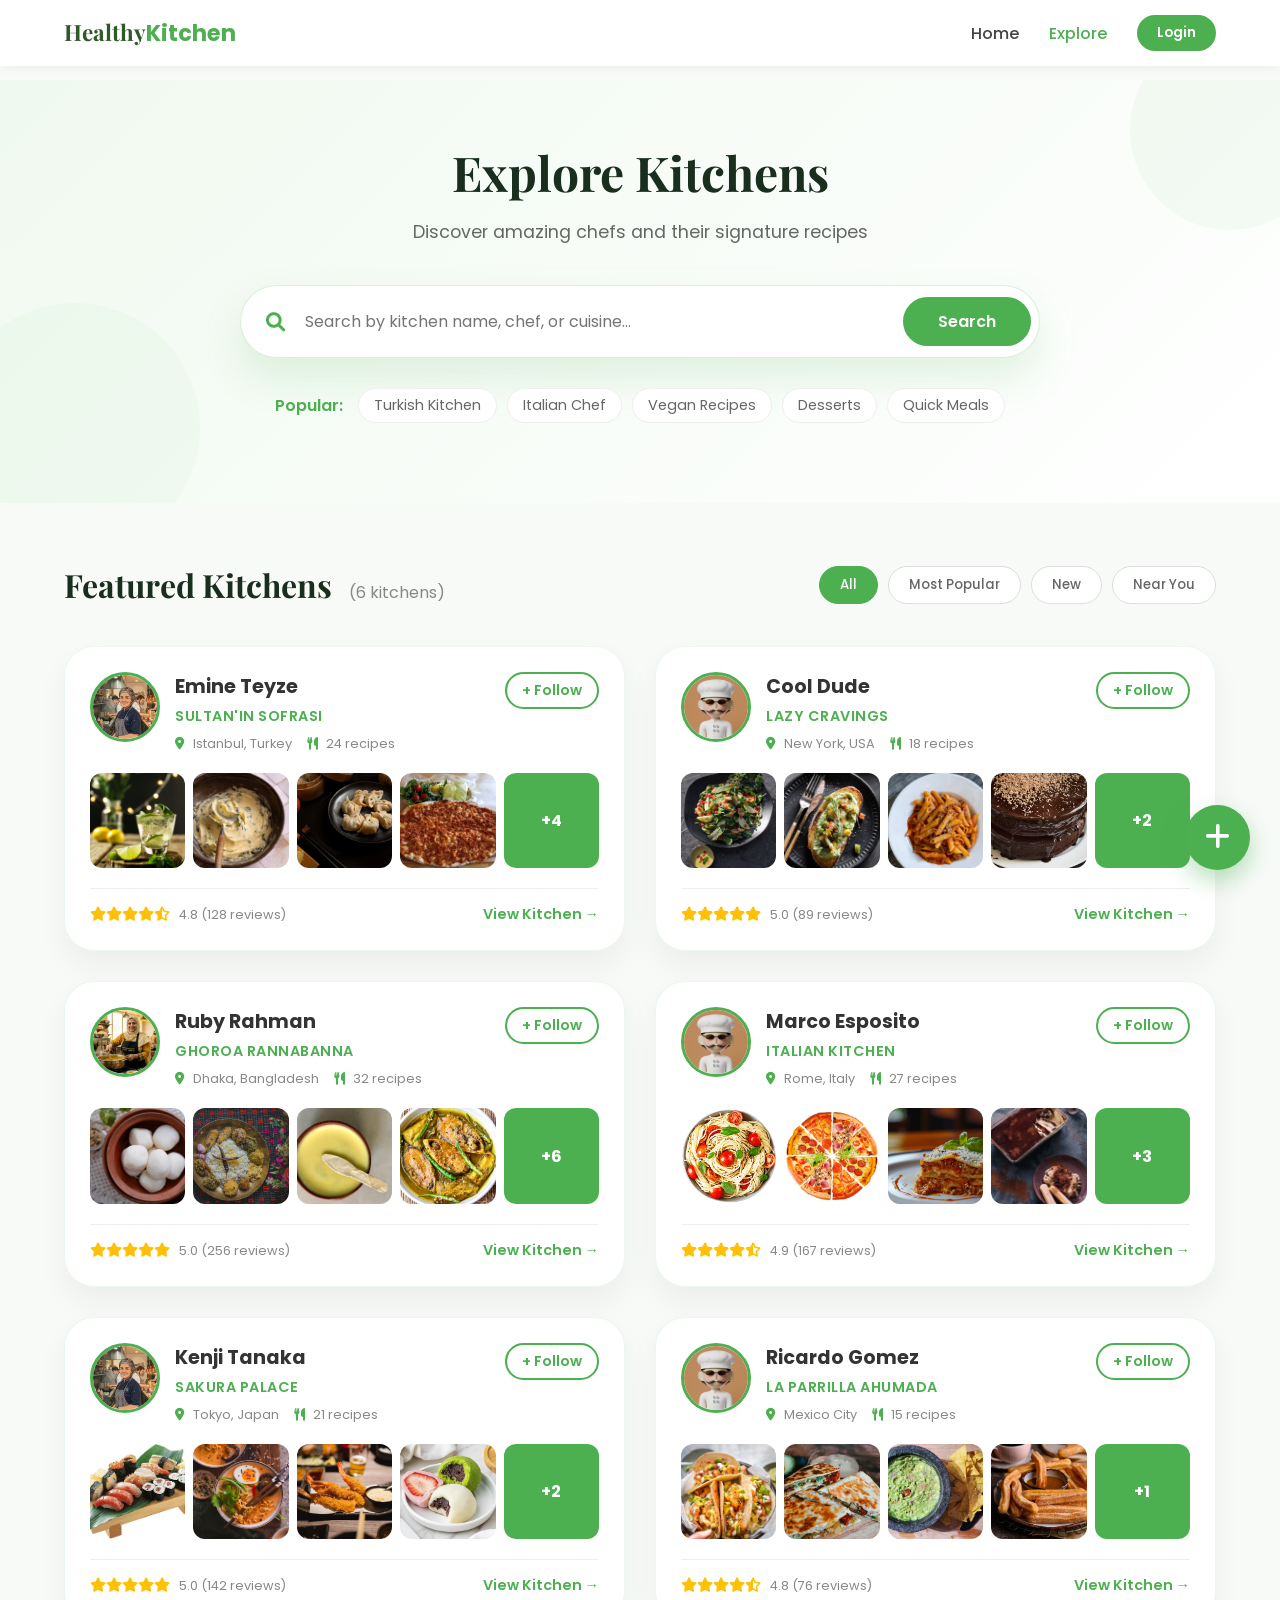
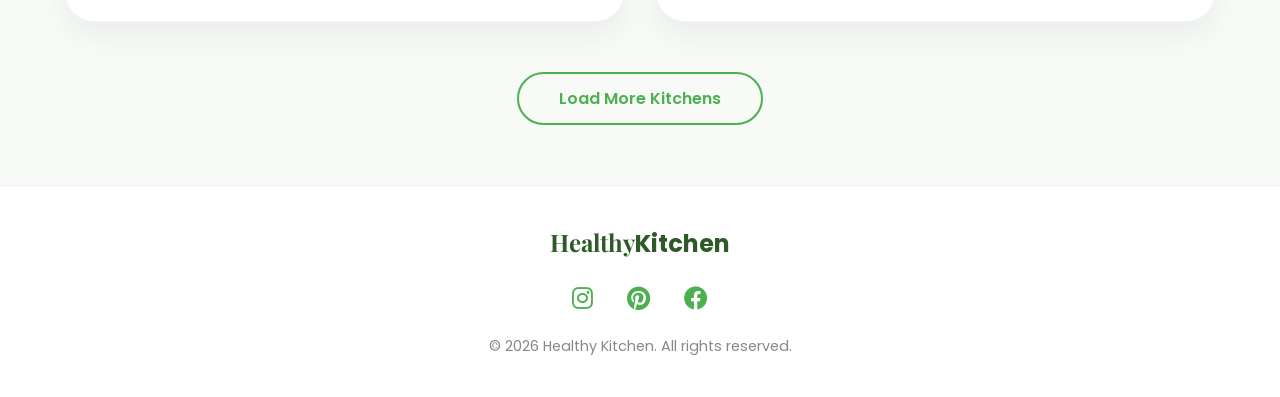
<file: explore-kitchen.html>
<!DOCTYPE html>
<html lang="en">
<head>
    <meta charset="UTF-8">
    <meta name="viewport" content="width=device-width, initial-scale=1.0">
    <title>Explore Kitchens | Healthy Kitchen</title>
    
    <!-- CSS -->
    <link rel="stylesheet" href="css/explore-kitchen.css">
    
    <!-- Fonts -->
    <link href="https://fonts.googleapis.com/css2?family=Poppins:wght@300;400;500;600;700&family=Playfair+Display:wght@400;700&display=swap" rel="stylesheet">
    
    <!-- Icons -->
    <link rel="stylesheet" href="https://cdnjs.cloudflare.com/ajax/libs/font-awesome/6.0.0/css/all.min.css">
</head>
<body>

<!-- ===== NAVBAR ===== -->
<nav class="navbar">
    <div class="logo">Healthy<span>Kitchen</span></div>
    <div class="nav-links">
        <a href="index.html" class="nav-link">Home</a>
        <a href="#" class="nav-link active">Explore</a>
        <button onclick="location.href='login.html'" class="login-btn">Login</button>
    </div>
</nav>

<!-- ===== MAIN CONTENT ===== -->
<main class="explore-main">

    <!-- ===== SEARCH SECTION ===== -->
    <section class="search-hero">
        <div class="search-container">
            <h1 class="search-title">Explore Kitchens</h1>
            <p class="search-subtitle">Discover amazing chefs and their signature recipes</p>
            
            <div class="search-box-wrapper">
                <div class="search-box">
                    <i class="fas fa-search search-icon"></i>
                    <input type="text" class="search-input" placeholder="Search by kitchen name, chef, or cuisine...">
                    <button class="search-btn">Search</button>
                </div>
            </div>
            
            <div class="popular-tags">
                <span class="tags-label">Popular:</span>
                <a href="#" class="tag">Turkish Kitchen</a>
                <a href="#" class="tag">Italian Chef</a>
                <a href="#" class="tag">Vegan Recipes</a>
                <a href="#" class="tag">Desserts</a>
                <a href="#" class="tag">Quick Meals</a>
            </div>
        </div>
    </section>

    <!-- ===== KITCHENS GRID ===== -->
    <section class="kitchens-section">
        <div class="container">
            
            <div class="section-header">
                <h2 class="section-title">Featured Kitchens <span class="count">(6 kitchens)</span></h2>
                <div class="filter-buttons">
                    <button class="filter-btn active">All</button>
                    <button class="filter-btn">Most Popular</button>
                    <button class="filter-btn">New</button>
                    <button class="filter-btn">Near You</button>
                </div>
            </div>
            
            <div class="kitchens-grid" id="kitchensGrid">
                
                <!-- Kitchen Card 1 - Emine Teyze -->
                <div class="kitchen-card">
                    <a href="chef-profile.html?chef=emine" class="kitchen-profile-link">
                        <div class="kitchen-header">
                            <div class="kitchen-profile">
                                <img src="food-blog-img/kitchen-pfp(1).png" alt="Emine Teyze" class="profile-img">
                                <div class="profile-info">
                                    <h3 class="kitchen-name">Emine Teyze</h3>
                                    <p class="kitchen-title">Sultan'ın Sofrası</p>
                                    <div class="kitchen-meta">
                                        <span><i class="fas fa-map-marker-alt"></i> Istanbul, Turkey</span>
                                        <span><i class="fas fa-utensils"></i> 24 recipes</span>
                                    </div>
                                </div>
                            </div>
                            <button class="follow-btn" onclick="event.stopPropagation();">+ Follow</button>
                        </div>
                    </a>
                    
                    <div class="recipe-previews">
                        <a href="recipe.html?id=mojito" class="preview-item">
                            <img src="food-blog-img/mojito.jpeg" alt="Mojito">
                            <div class="preview-overlay"><span class="recipe-name">Mojito</span></div>
                        </a>
                        <a href="recipe.html?id=mayonese" class="preview-item">
                            <img src="food-blog-img/mayonese.jpeg" alt="Mayonnaise">
                            <div class="preview-overlay"><span class="recipe-name">Homemade Mayo</span></div>
                        </a>
                        <a href="recipe.html?id=manti" class="preview-item">
                            <img src="food-blog-img/momos.jpeg" alt="Momos">
                            <div class="preview-overlay"><span class="recipe-name">Steamed Momos</span></div>
                        </a>
                        <a href="recipe.html?id=lahmacun" class="preview-item">
                            <img src="food-blog-img/lahmachun1.jpg" alt="Lahmacun">
                            <div class="preview-overlay"><span class="recipe-name">Lahmacun</span></div>
                        </a>
                        <div class="preview-item more"><span class="more-count">+4</span></div>
                    </div>
                    
                    <div class="kitchen-footer">
                        <div class="ratings">
                            <i class="fas fa-star"></i><i class="fas fa-star"></i><i class="fas fa-star"></i><i class="fas fa-star"></i><i class="fas fa-star-half-alt"></i>
                            <span class="rating-text">4.8 (128 reviews)</span>
                        </div>
                        <a href="chef-profile.html?chef=emine" class="view-kitchen-btn">View Kitchen →</a>
                    </div>
                </div>
                
                <!-- Kitchen Card 2 - Cool Dude -->
                <div class="kitchen-card">
                    <a href="chef-profile.html?chef=cool-dude" class="kitchen-profile-link">
                        <div class="kitchen-header">
                            <div class="kitchen-profile">
                                <img src="food-blog-img/kitchen-pfp.jpeg" alt="Cool Dude" class="profile-img">
                                <div class="profile-info">
                                    <h3 class="kitchen-name">Cool Dude</h3>
                                    <p class="kitchen-title">Lazy Cravings</p>
                                    <div class="kitchen-meta">
                                        <span><i class="fas fa-map-marker-alt"></i> New York, USA</span>
                                        <span><i class="fas fa-utensils"></i> 18 recipes</span>
                                    </div>
                                </div>
                            </div>
                            <button class="follow-btn" onclick="event.stopPropagation();">+ Follow</button>
                        </div>
                    </a>
                    
                    <div class="recipe-previews">
                        <a href="recipe.html?id=fruit-salad" class="preview-item">
                            <img src="food-blog-img/fruit-salad.jpeg" alt="Fruit Salad">
                            <div class="preview-overlay"><span class="recipe-name">Fruit Salad</span></div>
                        </a>
                        <a href="recipe.html?id=avocado-toast" class="preview-item">
                            <img src="food-blog-img/avocado-toast.jpeg" alt="Avocado Toast">
                            <div class="preview-overlay"><span class="recipe-name">Avocado Toast</span></div>
                        </a>
                        <a href="recipe.html?id=italian-pasta" class="preview-item">
                            <img src="food-blog-img/pasta.jpeg" alt="Pasta">
                            <div class="preview-overlay"><span class="recipe-name">Italian Pasta</span></div>
                        </a>
                        <a href="recipe.html?id=lava-cake" class="preview-item">
                            <img src="food-blog-img/lava-cake.jpeg" alt="Lava Cake">
                            <div class="preview-overlay"><span class="recipe-name">Lava Cake</span></div>
                        </a>
                        <div class="preview-item more"><span class="more-count">+2</span></div>
                    </div>
                    
                    <div class="kitchen-footer">
                        <div class="ratings">
                            <i class="fas fa-star"></i><i class="fas fa-star"></i><i class="fas fa-star"></i><i class="fas fa-star"></i><i class="fas fa-star"></i>
                            <span class="rating-text">5.0 (89 reviews)</span>
                        </div>
                        <a href="chef-profile.html?chef=cool-dude" class="view-kitchen-btn">View Kitchen →</a>
                    </div>
                </div>
                
                <!-- Kitchen Card 3 - Ruby Rahman -->
                <div class="kitchen-card">
                    <a href="chef-profile.html?chef=ruby" class="kitchen-profile-link">
                        <div class="kitchen-header">
                            <div class="kitchen-profile">
                                <img src="food-blog-img/kitchen-pfp(2).png" alt="Ruby Rahman" class="profile-img">
                                <div class="profile-info">
                                    <h3 class="kitchen-name">Ruby Rahman</h3>
                                    <p class="kitchen-title">Ghoroa Rannabanna</p>
                                    <div class="kitchen-meta">
                                        <span><i class="fas fa-map-marker-alt"></i> Dhaka, Bangladesh</span>
                                        <span><i class="fas fa-utensils"></i> 32 recipes</span>
                                    </div>
                                </div>
                            </div>
                            <button class="follow-btn" onclick="event.stopPropagation();">+ Follow</button>
                        </div>
                    </a>
                    
                    <div class="recipe-previews">
                        <a href="recipe.html?id=rosogolla" class="preview-item">
                            <img src="food-blog-img/rosogolla.jpeg" alt="Rosogolla">
                            <div class="preview-overlay"><span class="recipe-name">Rosogolla</span></div>
                        </a>
                        <a href="recipe.html?id=panta-ilish" class="preview-item">
                            <img src="food-blog-img/panta-ilish.jpeg" alt="Panta Ilish">
                            <div class="preview-overlay"><span class="recipe-name">Panta-ilish</span></div>
                        </a>
                        <a href="recipe.html?id=mishti-doi" class="preview-item">
                            <img src="food-blog-img/mishti-doi.jpeg" alt="Misti Doi">
                            <div class="preview-overlay"><span class="recipe-name">Misti Doi</span></div>
                        </a>
                        <a href="recipe.html?id=sorshe-ilish" class="preview-item">
                            <img src="food-blog-img/sorshe-ilish.jpeg" alt="Shorshe Ilish">
                            <div class="preview-overlay"><span class="recipe-name">Sorshe ilish</span></div>
                        </a>
                        <div class="preview-item more"><span class="more-count">+6</span></div>
                    </div>
                    
                    <div class="kitchen-footer">
                        <div class="ratings">
                            <i class="fas fa-star"></i><i class="fas fa-star"></i><i class="fas fa-star"></i><i class="fas fa-star"></i><i class="fas fa-star"></i>
                            <span class="rating-text">5.0 (256 reviews)</span>
                        </div>
                        <a href="chef-profile.html?chef=ruby" class="view-kitchen-btn">View Kitchen →</a>
                    </div>
                </div>
                
                <!-- Kitchen Card 4 - Marco Esposito -->
                <div class="kitchen-card">
                    <a href="chef-profile.html?chef=marco" class="kitchen-profile-link">
                        <div class="kitchen-header">
                            <div class="kitchen-profile">
                                <img src="food-blog-img/kitchen-pfp.jpeg" alt="Marco" class="profile-img">
                                <div class="profile-info">
                                    <h3 class="kitchen-name">Marco Esposito</h3>
                                    <p class="kitchen-title">Italian Kitchen</p>
                                    <div class="kitchen-meta">
                                        <span><i class="fas fa-map-marker-alt"></i> Rome, Italy</span>
                                        <span><i class="fas fa-utensils"></i> 27 recipes</span>
                                    </div>
                                </div>
                            </div>
                            <button class="follow-btn" onclick="event.stopPropagation();">+ Follow</button>
                        </div>
                    </a>
                    
                    <div class="recipe-previews">
                        <a href="recipe.html?id=pasta" class="preview-item">
                            <img src="food-blog-img/pasta.png" alt="Pasta">
                            <div class="preview-overlay"><span class="recipe-name">Pasta</span></div>
                        </a>
                        <a href="recipe.html?id=pizza" class="preview-item">
                            <img src="food-blog-img/pizza.png" alt="Pizza">
                            <div class="preview-overlay"><span class="recipe-name">Pizza</span></div>
                        </a>
                        <a href="recipe.html?id=lasagna" class="preview-item">
                            <img src="food-blog-img/lasagna.jpeg" alt="Lasagna">
                            <div class="preview-overlay"><span class="recipe-name">Lasagna</span></div>
                        </a>
                        <a href="recipe.html?id=tiramisu" class="preview-item">
                            <img src="food-blog-img/tiramisu.jpeg" alt="Tiramisu">
                            <div class="preview-overlay"><span class="recipe-name">Tiramisu</span></div>
                        </a>
                        <div class="preview-item more"><span class="more-count">+3</span></div>
                    </div>
                    
                    <div class="kitchen-footer">
                        <div class="ratings">
                            <i class="fas fa-star"></i><i class="fas fa-star"></i><i class="fas fa-star"></i><i class="fas fa-star"></i><i class="fas fa-star-half-alt"></i>
                            <span class="rating-text">4.9 (167 reviews)</span>
                        </div>
                        <a href="chef-profile.html?chef=marco" class="view-kitchen-btn">View Kitchen →</a>
                    </div>
                </div>
                
                <!-- Kitchen Card 5 - Kenji Tanaka -->
                <div class="kitchen-card">
                    <a href="chef-profile.html?chef=kenji" class="kitchen-profile-link">
                        <div class="kitchen-header">
                            <div class="kitchen-profile">
                                <img src="food-blog-img/kitchen-pfp(1).png" alt="Kenji" class="profile-img">
                                <div class="profile-info">
                                    <h3 class="kitchen-name">Kenji Tanaka</h3>
                                    <p class="kitchen-title">Sakura Palace</p>
                                    <div class="kitchen-meta">
                                        <span><i class="fas fa-map-marker-alt"></i> Tokyo, Japan</span>
                                        <span><i class="fas fa-utensils"></i> 21 recipes</span>
                                    </div>
                                </div>
                            </div>
                            <button class="follow-btn" onclick="event.stopPropagation();">+ Follow</button>
                        </div>
                    </a>
                    
                    <div class="recipe-previews">
                        <a href="recipe.html?id=sushi" class="preview-item">
                            <img src="food-blog-img/sushi.png" alt="Sushi">
                            <div class="preview-overlay"><span class="recipe-name">Sushi</span></div>
                        </a>
                        <a href="recipe.html?id=ramen" class="preview-item">
                            <img src="food-blog-img/ramen.jpeg" alt="Ramen">
                            <div class="preview-overlay"><span class="recipe-name">Ramen</span></div>
                        </a>
                        <a href="recipe.html?id=tempura" class="preview-item">
                            <img src="food-blog-img/tempura.jpeg" alt="Tempura">
                            <div class="preview-overlay"><span class="recipe-name">Tempura</span></div>
                        </a>
                        <a href="recipe.html?id=mochi" class="preview-item">
                            <img src="food-blog-img/mochi.jpeg" alt="Mochi">
                            <div class="preview-overlay"><span class="recipe-name">Mochi</span></div>
                        </a>
                        <div class="preview-item more"><span class="more-count">+2</span></div>
                    </div>
                    
                    <div class="kitchen-footer">
                        <div class="ratings">
                            <i class="fas fa-star"></i><i class="fas fa-star"></i><i class="fas fa-star"></i><i class="fas fa-star"></i><i class="fas fa-star"></i>
                            <span class="rating-text">5.0 (142 reviews)</span>
                        </div>
                        <a href="chef-profile.html?chef=kenji" class="view-kitchen-btn">View Kitchen →</a>
                    </div>
                </div>
                
                <!-- Kitchen Card 6 - Ricardo Gomez -->
                <div class="kitchen-card">
                    <a href="chef-profile.html?chef=ricardo" class="kitchen-profile-link">
                        <div class="kitchen-header">
                            <div class="kitchen-profile">
                                <img src="food-blog-img/kitchen-pfp.jpeg" alt="Ricardo" class="profile-img">
                                <div class="profile-info">
                                    <h3 class="kitchen-name">Ricardo Gomez</h3>
                                    <p class="kitchen-title">La Parrilla Ahumada</p>
                                    <div class="kitchen-meta">
                                        <span><i class="fas fa-map-marker-alt"></i> Mexico City</span>
                                        <span><i class="fas fa-utensils"></i> 15 recipes</span>
                                    </div>
                                </div>
                            </div>
                            <button class="follow-btn" onclick="event.stopPropagation();">+ Follow</button>
                        </div>
                    </a>
                    
                    <div class="recipe-previews">
                        <a href="recipe.html?id=tacos" class="preview-item">
                            <img src="food-blog-img/tacos.jpeg" alt="Tacos">
                            <div class="preview-overlay"><span class="recipe-name">Tacos</span></div>
                        </a>
                        <a href="recipe.html?id=quesadilla" class="preview-item">
                            <img src="food-blog-img/quesadilla.jpeg" alt="Quesadilla">
                            <div class="preview-overlay"><span class="recipe-name">Quesadilla</span></div>
                        </a>
                        <a href="recipe.html?id=guacamole" class="preview-item">
                            <img src="food-blog-img/guacamole.jpeg" alt="Guacamole">
                            <div class="preview-overlay"><span class="recipe-name">Guacamole</span></div>
                        </a>
                        <a href="recipe.html?id=churros" class="preview-item">
                            <img src="food-blog-img/churros.jpeg" alt="Churros">
                            <div class="preview-overlay"><span class="recipe-name">Churros</span></div>
                        </a>
                        <div class="preview-item more"><span class="more-count">+1</span></div>
                    </div>
                    
                    <div class="kitchen-footer">
                        <div class="ratings">
                            <i class="fas fa-star"></i><i class="fas fa-star"></i><i class="fas fa-star"></i><i class="fas fa-star"></i><i class="fas fa-star-half-alt"></i>
                            <span class="rating-text">4.8 (76 reviews)</span>
                        </div>
                        <a href="chef-profile.html?chef=ricardo" class="view-kitchen-btn">View Kitchen →</a>
                    </div>
                </div>
                
            </div>
            
            <div class="load-more">
                <button class="load-more-btn">Load More Kitchens</button>
            </div>
            
        </div>
    </section>

</main>

<!-- ===== FLOATING ACTION BUTTON ===== -->
<div class="floating-action">
    <button class="fab-main" id="fabMain">
        <i class="fas fa-plus"></i>
    </button>
    <div class="fab-menu" id="fabMenu">
        <a href="#" class="fab-item" style="--i:1"><i class="fas fa-utensils"></i><span>Add Kitchen</span></a>
        <a href="#" class="fab-item" style="--i:2"><i class="fas fa-receipt"></i><span>Add Recipe</span></a>
        <a href="#" class="fab-item" style="--i:3"><i class="fas fa-users"></i><span>Invite Chef</span></a>
        <a href="#" class="fab-item" style="--i:4"><i class="fas fa-question-circle"></i><span>Help</span></a>
    </div>
</div>

<!-- ===== FOOTER ===== -->
<footer class="main-footer">
    <div class="footer-container">
        <div class="footer-logo">Healthy<span>Kitchen</span></div>
        <div class="footer-socials">
            <a href="#"><i class="fab fa-instagram"></i></a>
            <a href="#"><i class="fab fa-pinterest"></i></a>
            <a href="#"><i class="fab fa-facebook"></i></a>
        </div>
        <p class="copyright">&copy; 2026 Healthy Kitchen. All rights reserved.</p>
    </div>
</footer>

<!-- JavaScript -->
<script src="js/explore-kitchen.js"></script>
</body>
</html>
</file>
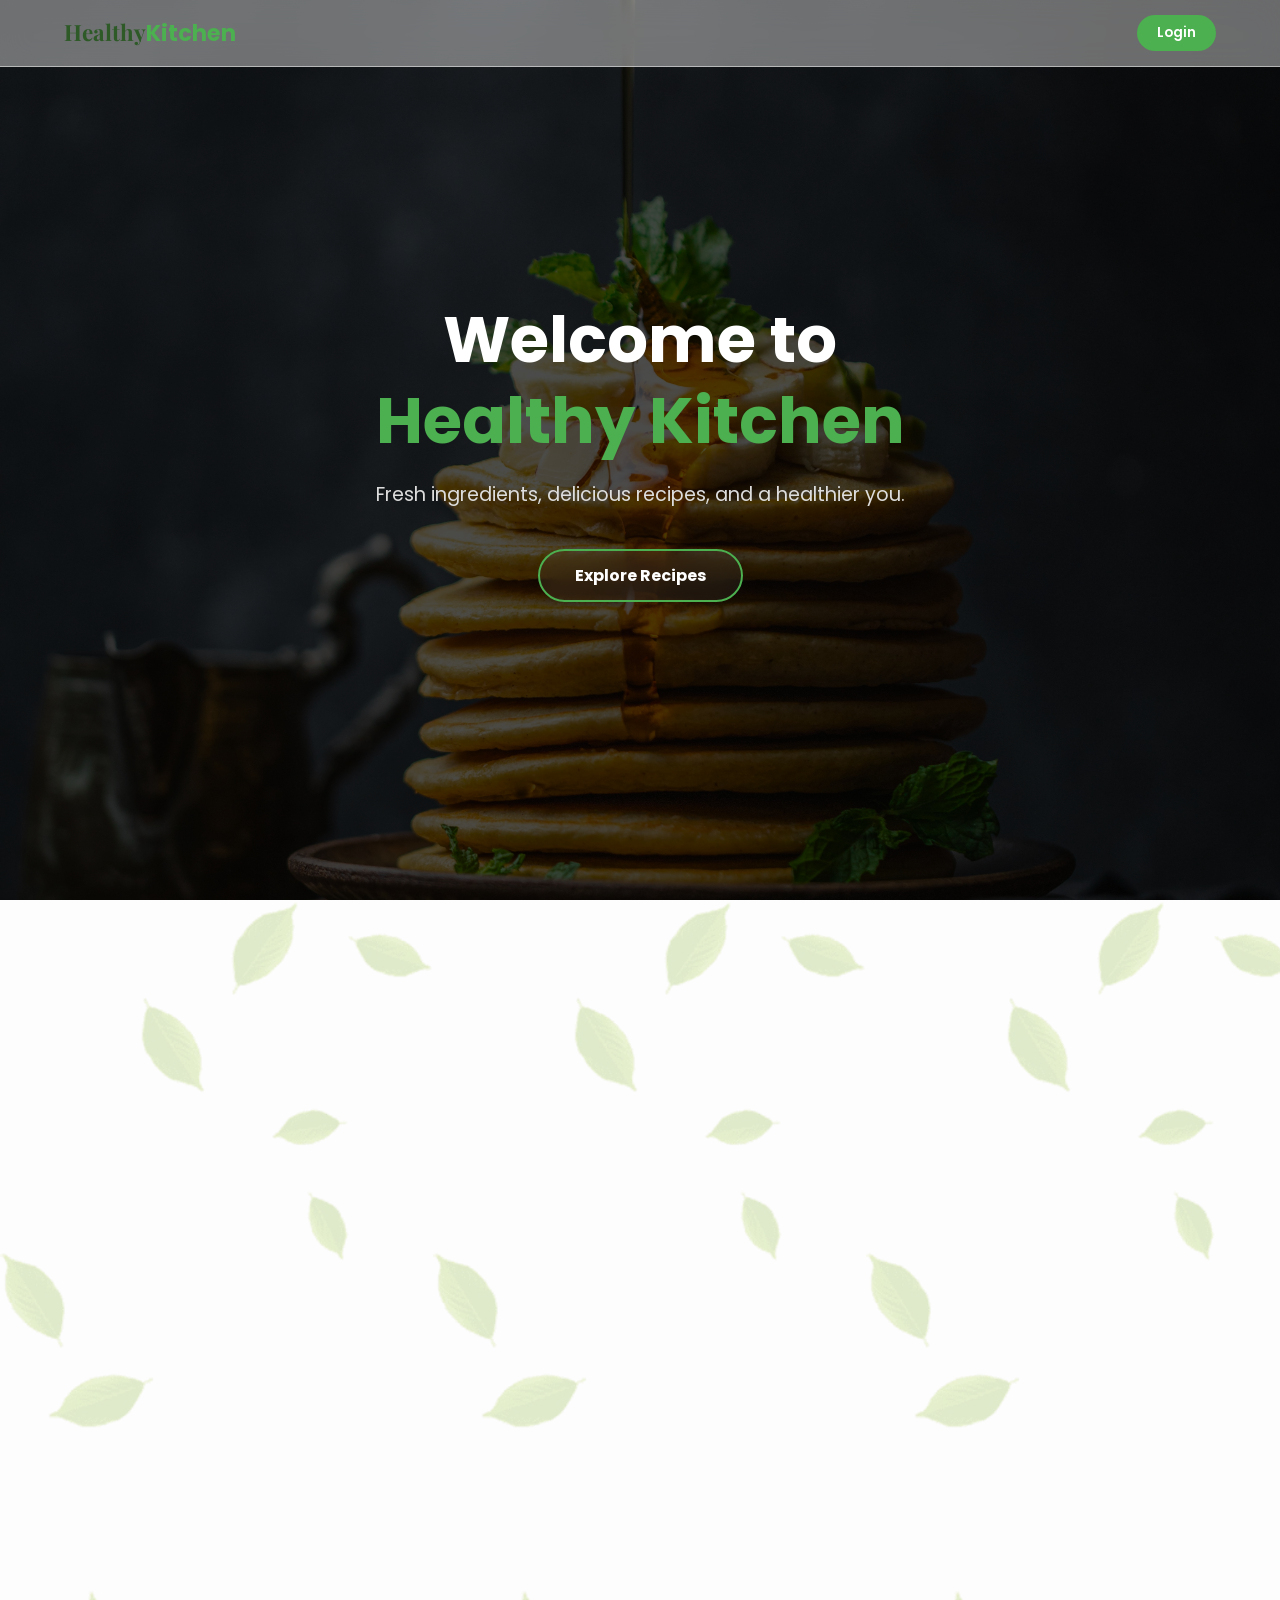
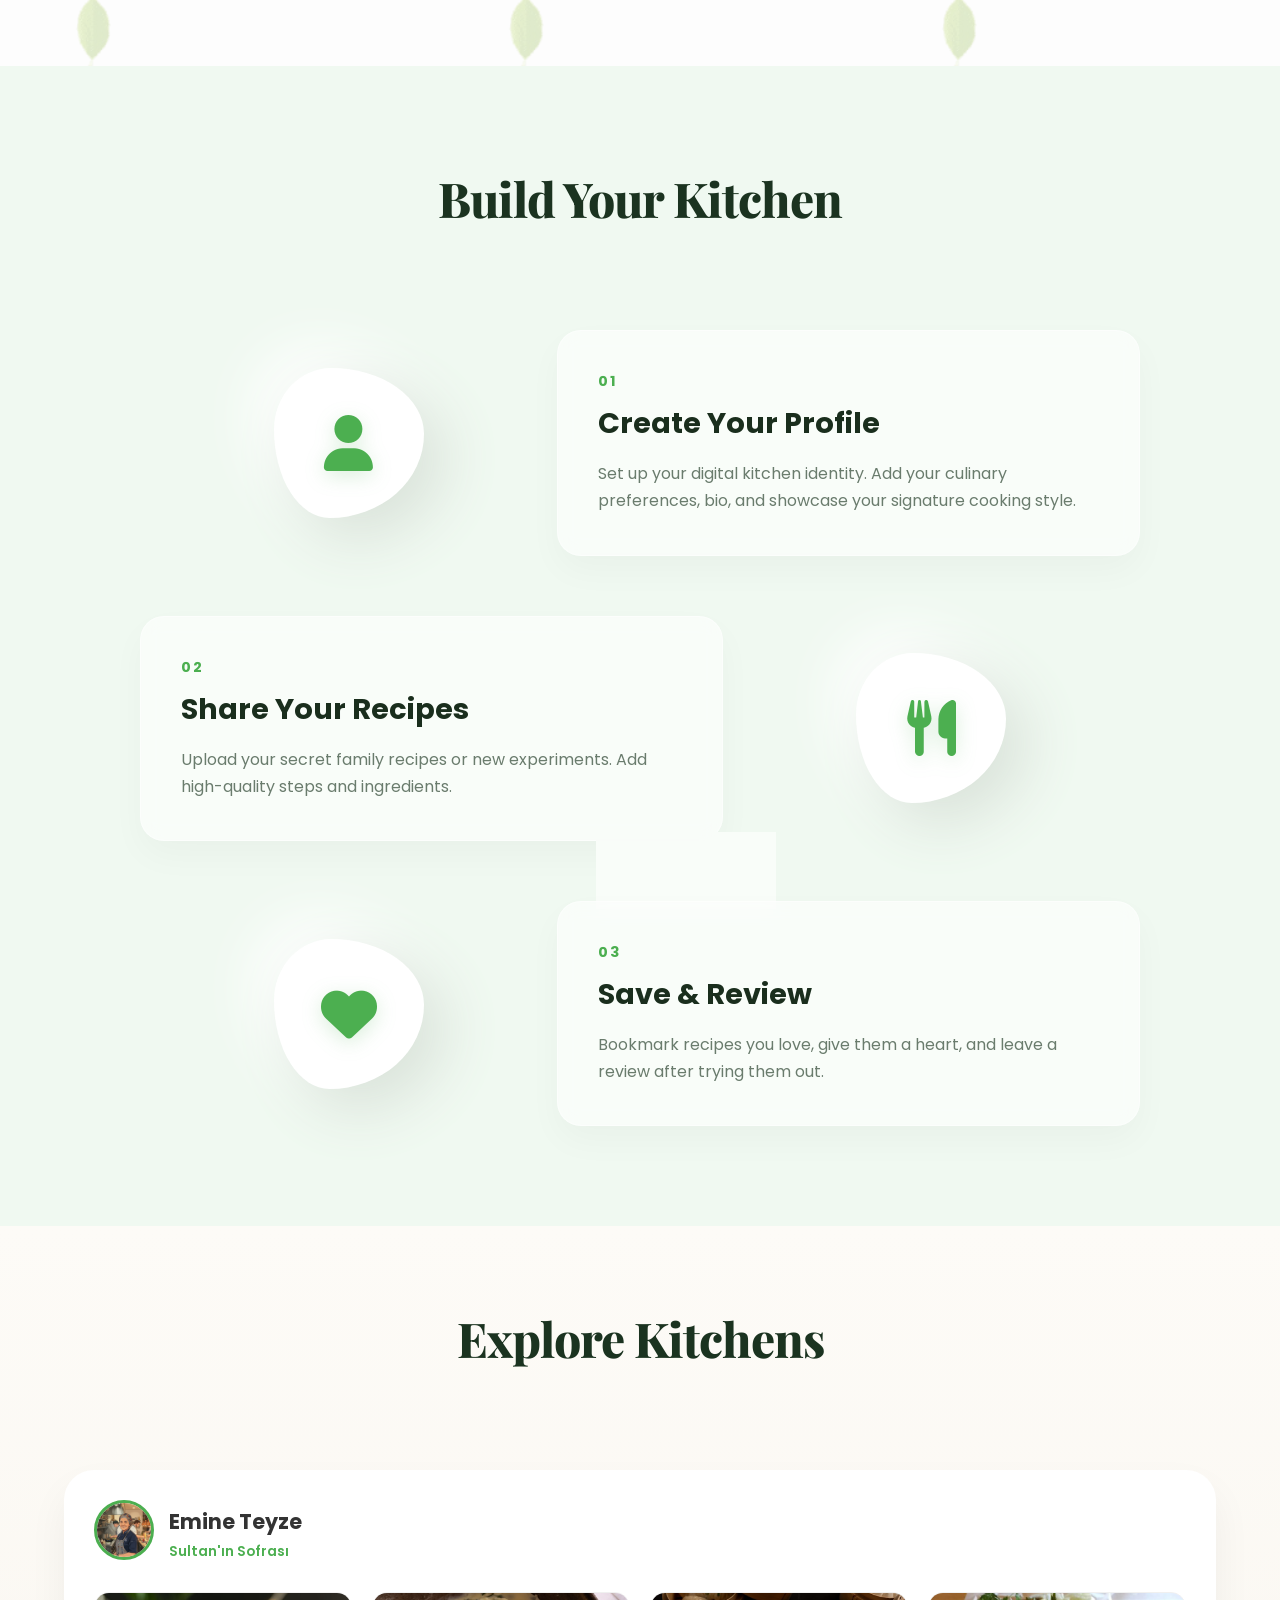
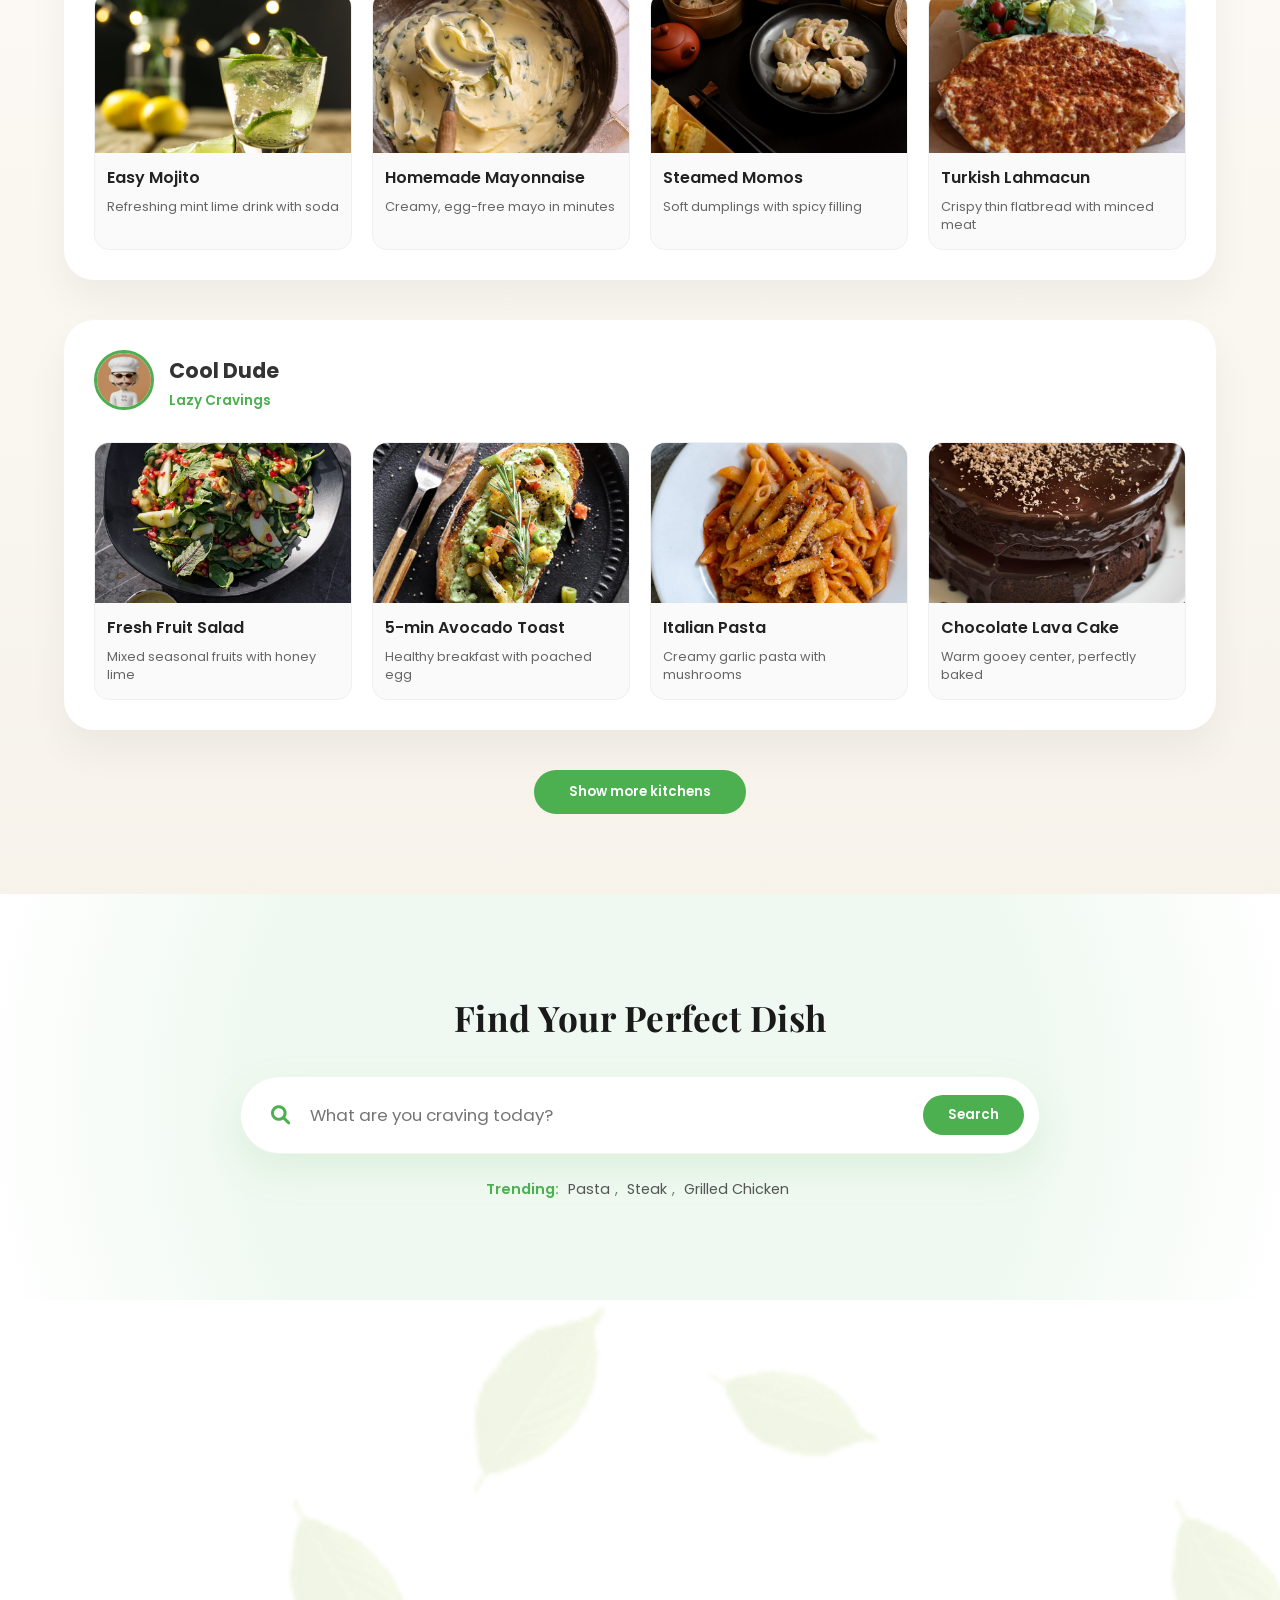
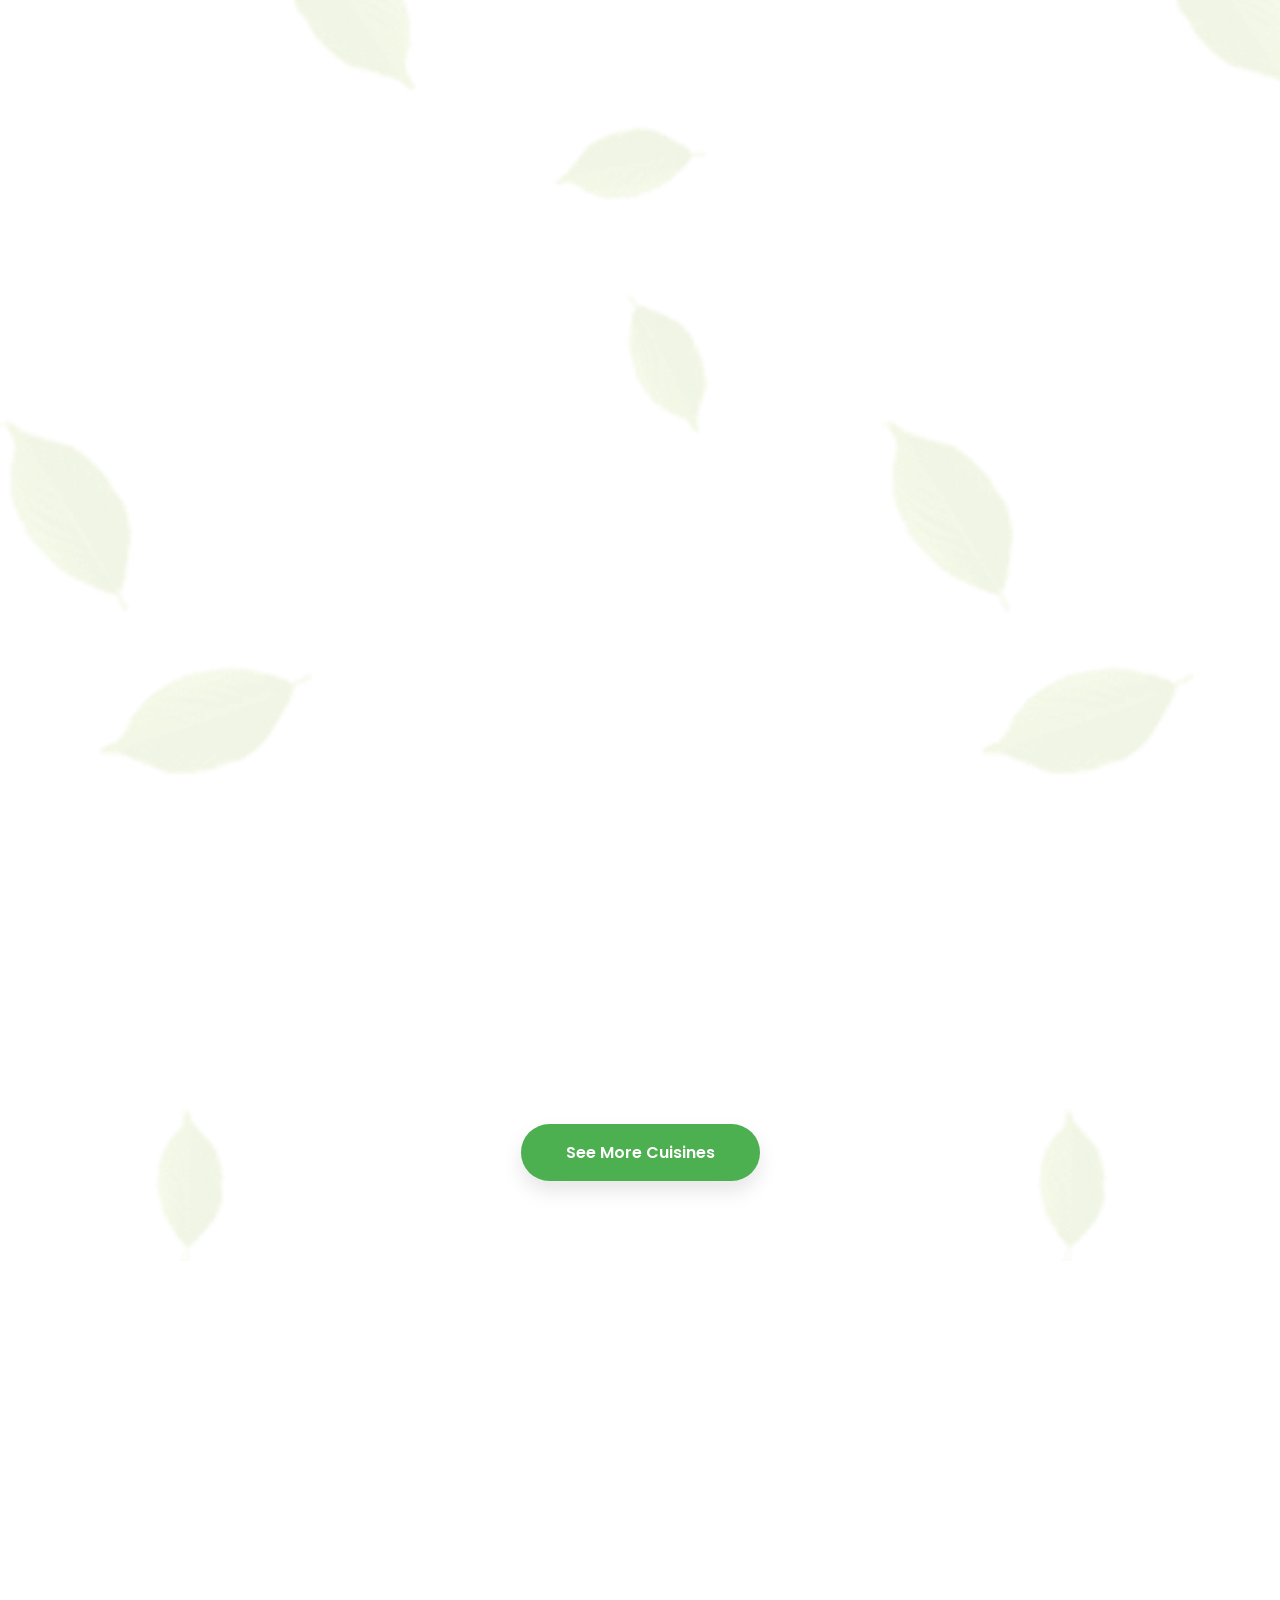
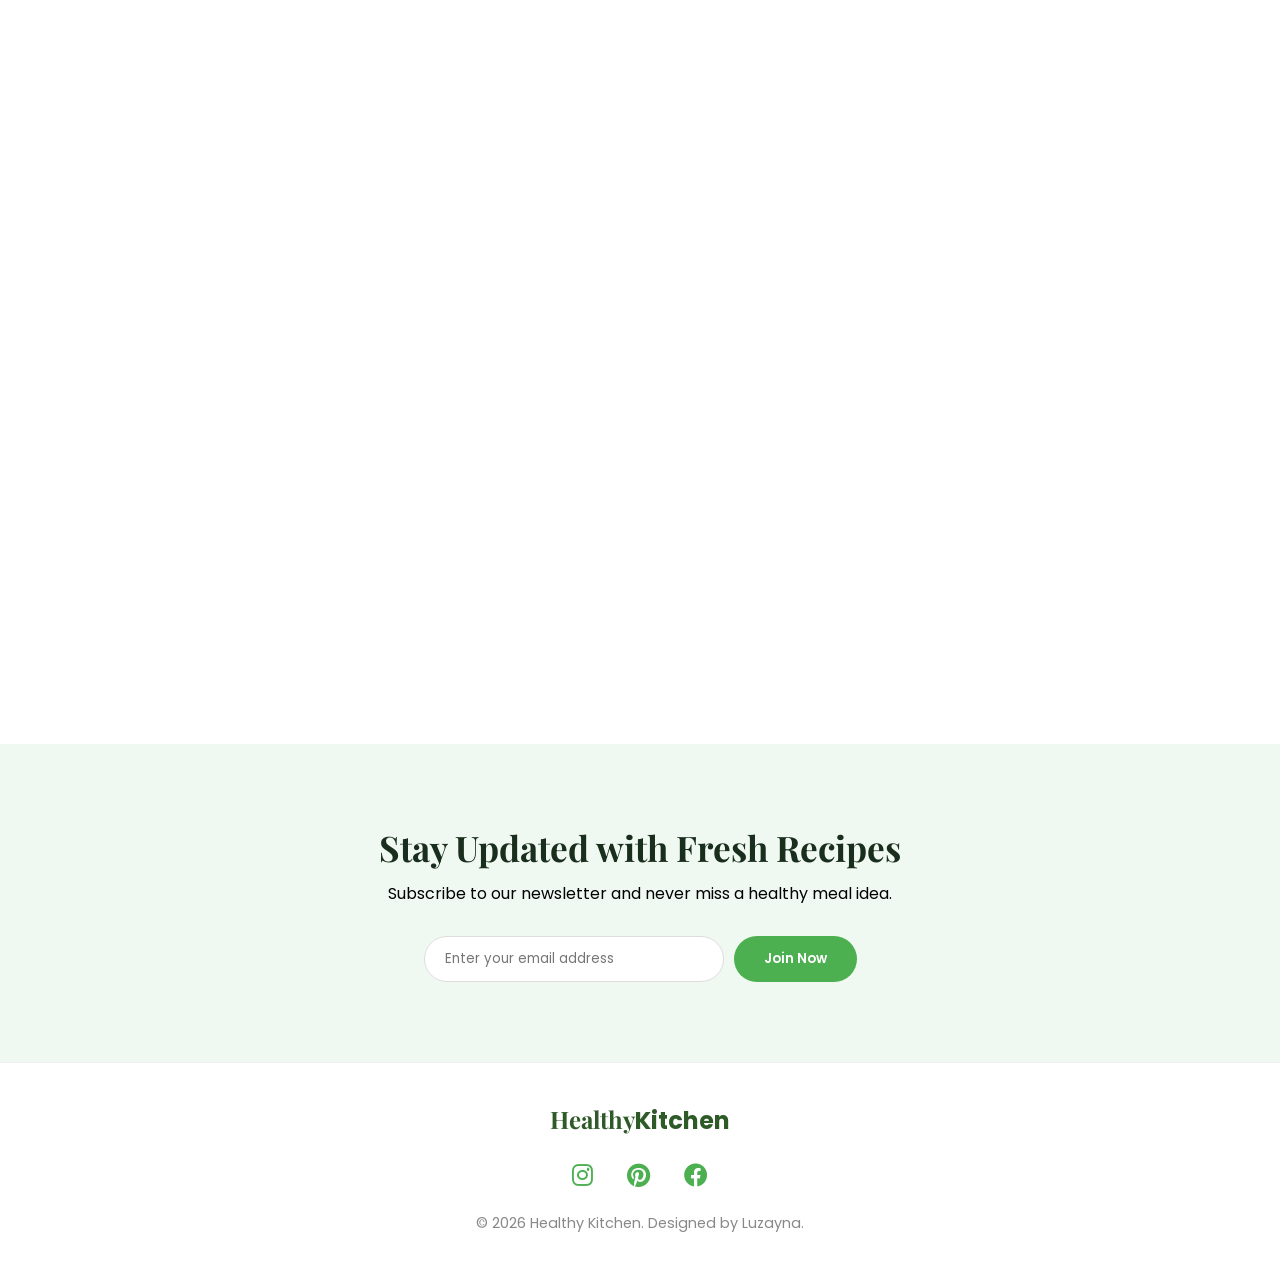
<file: home.html>
<!DOCTYPE html>
<html lang="en">
<head>
    <meta charset="UTF-8">
    <meta name="viewport" content="width=device-width, initial-scale=1.0">
    <title>Healthy Kitchen | Welcome</title>
    
    <!-- CSS -->
    <link rel="stylesheet" href="css/home.css">
    
    <!-- Fonts -->
    <link href="https://fonts.googleapis.com/css2?family=Poppins:wght@300;400;700&family=Playfair+Display:wght@700&display=swap" rel="stylesheet">
    
    <!-- Icons -->
    <link rel="stylesheet" href="https://cdnjs.cloudflare.com/ajax/libs/font-awesome/6.0.0/css/all.min.css">
</head>
<body>

<!-- ===== NAVBAR ===== -->
<nav class="navbar">
    <div class="logo">Healthy<span>Kitchen</span></div>
    <div class="nav-links">
        <button onclick="location.href='login.html'" class="login-btn">Login</button>
    </div>
</nav>

<!-- ===== WELCOME SECTION ===== -->
<section class="welcome-section scroll-section">
    <div class="overlay"></div>
    <div class="content">
        <div class="welcome-text">
            <h1 class="welcome-head">
                <span class="fade-in">Welcome to</span>
                <span class="highlight-text">Healthy Kitchen</span>
            </h1>
            <p class="sub-text">Fresh ingredients, delicious recipes, and a healthier you.</p>
            <div class="btn-group">
                <a href="#explore" class="cta-btn">Explore Recipes</a>
            </div>
        </div>
    </div>
</section>

<!-- ===== ABOUT US SECTION ===== -->
<section class="about-section scroll-section">
    <div class="about-container">
        <div class="about-text-side">
            <div class="ribbon-box">
                <img src="food-blog-img/ribbon.png" alt="Ribbon" class="ribbon-img">
                <h2 class="ribbon-title">About Us</h2>
            </div>
            <div class="about-description">
                <p>Welcome to <strong>Healthy Kitchen</strong>! We believe that good food is the foundation of a happy life.</p>
                <p>Whether you are a professional chef or a beginner, our kitchen is open for everyone who loves healthy and tasty meals.</p>
                <ul class="about-list">
                    <li>100% Organic Ingredients</li>
                    <li>Easy-to-follow Healthy Recipes</li>
                    <li>Freshness Guaranteed</li>
                </ul>
            </div>
        </div>
        <div class="about-img">
            <img src="food-blog-img/food-8.png" alt="Healthy Food" class="food-img">
        </div>
    </div>
</section>

<!-- ===== BUILD YOUR KITCHEN SECTION ===== -->
<section class="build-kitchen scroll-section">
    <div class="container">
        <h2 class="section-title">Build Your Kitchen</h2>
        
        <div class="steps-wrapper">
            <!-- Step 1 -->
            <div class="step-item">
                <div class="step-visual">
                    <div class="icon-box">
                        <i class="fa-solid fa-user"></i>
                    </div>
                </div>
                <div class="step-content">
                    <span class="step-number">01</span>
                    <h3>Create Your Profile</h3>
                    <p>Set up your digital kitchen identity. Add your culinary preferences, bio, and showcase your signature cooking style.</p>
                </div>
            </div>

            <!-- Step 2 -->
            <div class="step-item reverse">
                <div class="step-visual">
                    <div class="icon-box">
                        <i class="fa-solid fa-utensils"></i>
                    </div>
                </div>
                <div class="step-content">
                    <span class="step-number">02</span>
                    <h3>Share Your Recipes</h3>
                    <p>Upload your secret family recipes or new experiments. Add high-quality steps and ingredients.</p>
                </div>
            </div>

            <!-- Step 3 -->
            <div class="step-item">
                <div class="step-visual">
                    <div class="icon-box">
                        <i class="fa-solid fa-heart"></i>
                    </div>
                </div>
                <div class="step-content">
                    <span class="step-number">03</span>
                    <h3>Save & Review</h3>
                    <p>Bookmark recipes you love, give them a heart, and leave a review after trying them out.</p>
                </div>
            </div>
        </div>
    </div>
</section>

<!-- ===== EXPLORE KITCHENS SECTION ===== -->
<section class="kitchen-section scroll-section">
    <h2 class="section-title">Explore Kitchens</h2>
    
    <!-- Kitchen 1 - Emine Teyze (Whole container wrapped in a tag) -->
<a href="chef-profile.html?chef=emine" class="kitchen-link">
    <div class="container">
        <div class="profile-info">
            <div class="pfp">
                <img src="food-blog-img/kitchen-pfp(1).png" alt="Emine Teyze">
            </div>
            <div class="profile-text">
                <h3 class="profile-name">Emine Teyze</h3>
                <p>Sultan'ın Sofrası</p>
            </div>
        </div>
        
        <div class="recipe-cards-wrapper">
            <ul class="card-list">
                <li class="card-item" data-recipe="mojito">
                    <img src="food-blog-img/mojito.jpeg" alt="Easy Mojito">
                    <h3 class="card-title">Easy Mojito</h3>
                    <p>Refreshing mint lime drink with soda</p>
                </li>
                <li class="card-item" data-recipe="mayonese">
                    <img src="food-blog-img/mayonese.jpeg" alt="Homemade Mayonnaise">
                    <h3 class="card-title">Homemade Mayonnaise</h3>
                    <p>Creamy, egg-free mayo in minutes</p>
                </li>
                <li class="card-item" data-recipe="manti">
                    <img src="food-blog-img/momos.jpeg" alt="Steamed Momos">
                    <h3 class="card-title">Steamed Momos</h3>
                    <p>Soft dumplings with spicy filling</p>
                </li>
                <li class="card-item" data-recipe="lahmacun">
                    <img src="food-blog-img/lahmachun1.jpg" alt="Turkish Lahmacun">
                    <h3 class="card-title">Turkish Lahmacun</h3>
                    <p>Crispy thin flatbread with minced meat</p>
                </li>
            </ul>
        </div>
    </div>
</a>

<!-- Kitchen 2 - Cool Dude -->
<a href="chef-profile.html?chef=cool-dude" class="kitchen-link">
    <div class="container">
        <div class="profile-info">
            <div class="pfp">
                <img src="food-blog-img/kitchen-pfp.jpeg" alt="Cool Dude">
            </div>
            <div class="profile-text">
                <h3 class="profile-name">Cool Dude</h3>
                <p>Lazy Cravings</p>
            </div>
        </div>
        
        <div class="recipe-cards-wrapper">
            <ul class="card-list">
                <li class="card-item" data-recipe="fruit-salad">
                    <img src="food-blog-img/fruit-salad.jpeg" alt="Fruit Salad">
                    <h3 class="card-title">Fresh Fruit Salad</h3>
                    <p>Mixed seasonal fruits with honey lime</p>
                </li>
                <li class="card-item" data-recipe="avocado-toast">
                    <img src="food-blog-img/avocado-toast.jpeg" alt="Avocado Toast">
                    <h3 class="card-title">5-min Avocado Toast</h3>
                    <p>Healthy breakfast with poached egg</p>
                </li>
                <li class="card-item" data-recipe="italian-pasta">
                    <img src="food-blog-img/pasta.jpeg" alt="Italian Pasta">
                    <h3 class="card-title">Italian Pasta</h3>
                    <p>Creamy garlic pasta with mushrooms</p>
                </li>
                <li class="card-item" data-recipe="lava-cake">
                    <img src="food-blog-img/lava-cake.jpeg" alt="Chocolate Lava Cake">
                    <h3 class="card-title">Chocolate Lava Cake</h3>
                    <p>Warm gooey center, perfectly baked</p>
                </li>
            </ul>
        </div>
    </div>
</a>

<button class="kitchen-btn" onclick="location.href='explore-kitchen.html'">Show more kitchens</button>
</section>

<!-- ===== SEARCH SECTION ===== -->
<section class="search-section-aura">
    <div class="aura-content">
        <h2 class="aura-title">Find Your Perfect Dish</h2>
        <div class="search-box-premium">
            <i class="fas fa-search search-icon"></i>
            <input type="text" placeholder="What are you craving today?" class="search-input">
            <button class="search-btn">Search</button>
        </div>
        <div class="search-tags">
            <span>Trending:</span>
            <a href="#">Pasta</a>, <a href="#">Steak</a>, <a href="#">Grilled Chicken</a>
        </div>
    </div>
</section>

<!-- ===== CUISINE SECTION ===== -->
<section class="cuisines-section scroll-section">
    <div class="cuisine-container">
        <h2 class="cuisine-title">Food from different cuisines</h2>
        
        <!-- Tabs -->
        <div class="cuisine-tabs">
            <button class="tab active">Turkish</button>
            <button class="tab">Desi</button>
            <button class="tab">Mexican</button>
            <button class="tab">Italian</button>
            <button class="tab">Japanese</button>
            <button class="tab">Chinese</button>
        </div>
        
        <!-- Cards -->
        <div class="cuisine-cards">
            <!-- Turkish Cards -->
            <div class="card show" data-cuisine="turkish">
                <div class="card-img">
                    <img src="food-blog-img/doner-kebab.png" alt="Doner Kebab">
                </div>
                <div class="card-info">
                    <h3>Döner Kebab</h3>
                    <p class="card-desc">Classic Turkish street food</p>
                    <!-- Add rating stars -->
                    <div class="rating-stars">
                      <i class="fas fa-star"></i>
                      <i class="fas fa-star"></i>
                      <i class="fas fa-star"></i>
                      <i class="fas fa-star"></i>
                      <i class="fas fa-star-half-alt"></i>
                      <span>(128)</span>
                    </div>
                    <div class="chef-details">
                        <span class="by-text">By</span>
                        <span class="chef-name">Ayşe Hatun</span>
                        <span class="separator">•</span>
                        <span class="kitchen-name">Anatolian Kitchen</span>
                    </div>
                    <div class="card-meta">
                        <span>⏱️ 20 min</span>
                        <span class="dietary-badge">🥩 Non-veg </span>
                    </div>
                </div>
            </div>
            
            <div class="card show" data-cuisine="turkish">
                <div class="card-img">
                    <img src="food-blog-img/lahmachun.png" alt="Lahmacun">
                </div>
                <div class="card-info">
                    <h3>Lahmacun</h3>
                    <p class="card-desc">Turkish pizza with minced meat</p>
                    <!-- Add rating stars -->
                    <div class="rating-stars">
                      <i class="fas fa-star"></i>
                      <i class="fas fa-star"></i>
                      <i class="fas fa-star"></i>
                      <i class="fas fa-star"></i>
                      <i class="fas fa-star-half-alt"></i>
                      <span>(128)</span>
                    </div>
                    <div class="chef-details">
                        <span class="by-text">By</span>
                        <span class="chef-name">Fatma Ana</span>
                        <span class="separator">•</span>
                        <span class="kitchen-name">Pera Taş Fırın</span>
                    </div>
                    <div class="card-meta">
                        <span>⏱️ 1.5 hr</span>
                        <span>⭐ 5.0</span>
                    </div>
                </div>
            </div>
            
            <div class="card show" data-cuisine="turkish">
                  <div class="card-img">
                      <img src="food-blog-img/manti.png">
                  </div>
                  <div class="card-info">
                    <h3>Manti</h3>
                    <p class="card-desc">Lorem ipsam dolor sit emet.</p>
                    <!-- Add rating stars -->
                    <div class="rating-stars">
                      <i class="fas fa-star"></i>
                      <i class="fas fa-star"></i>
                      <i class="fas fa-star"></i>
                      <i class="fas fa-star"></i>
                      <i class="fas fa-star-half-alt"></i>
                      <span>(128)</span>
                    </div>
                    <div class="chef-details">
                      <span class="by-text">By</span>
                      <span class="chef-name">Ayşe Hatun</span>
                      <span class="separator">•</span>
                      <span class="kitchen-name">Anatolian Kitchen</span>
                    
                    </div>
                    <div class="card-meta">
                      <span>⏱️ 20 min</span>
                      <span>⭐ 4.9</span>
                    </div>
                  </div>
              </div>
              
              <div class="card show" data-cuisine="turkish">
                  <div class="card-img">
                      <img src="food-blog-img/baklava.png">
                  </div>
                  <div class="card-info">
                    <h3>Baklava</h3>
                    <p class="card-desc">Lorem ipsam dolor sit emet.</p>
                    <!-- Add rating stars -->
                    <div class="rating-stars">
                      <i class="fas fa-star"></i>
                      <i class="fas fa-star"></i>
                      <i class="fas fa-star"></i>
                      <i class="fas fa-star"></i>
                      <i class="fas fa-star-half-alt"></i>
                      <span>(128)</span>
                    </div>
                    <div class="chef-details">
                      <span class="by-text">By</span>
                      <span class="chef-name">Elif Yildiz</span>
                      <span class="separator">•</span>
                      <span class="kitchen-name">Sofra Iznik</span>
                    
                    </div>
                    <div class="card-meta">
                      <span>⏱️ 20 min</span>
                      <span>⭐ 4.9</span>
                    </div>
                  </div>
              </div>
              
              <div class="card show" data-cuisine="turkish">
                  <div class="card-img">
                      <img src="food-blog-img/dolma.png">
                  </div>
                  <div class="card-info">
                     <h3>Dolma</h3>
                     <p class="card-desc">Lorem ipsam dolor sit emet.</p>
                     <!-- Add rating stars -->
                    <div class="rating-stars">
                      <i class="fas fa-star"></i>
                      <i class="fas fa-star"></i>
                      <i class="fas fa-star"></i>
                      <i class="fas fa-star"></i>
                      <i class="fas fa-star-half-alt"></i>
                      <span>(128)</span>
                    </div>
                     <div class="chef-details">
                      <span class="by-text">By</span>
                      <span class="chef-name">Kedir Bey</span>
                      <span class="separator">•</span>
                      <span class="kitchen-name">Sultan’s Ocakbaşı</span>
                    
                    </div>
                    <div class="card-meta">
                      <span>⏱️ 20 min</span>
                      <span>⭐ 4.9</span>
                    </div>
                  </div>
              </div>
              
              <div class="card show" data-cuisine="turkish">
                  <div class="card-img">
                      <img src="food-blog-img/turkish-platter.png">
                  </div>
                  <div class="card-info">
                    <h3>Turkish plater</h3>
                    <p class="card-desc">Lorem ipsam dolor sit emet.</p>
                    <!-- Add rating stars -->
                    <div class="rating-stars">
                      <i class="fas fa-star"></i>
                      <i class="fas fa-star"></i>
                      <i class="fas fa-star"></i>
                      <i class="fas fa-star"></i>
                      <i class="fas fa-star-half-alt"></i>
                      <span>(128)</span>
                    </div>
                    <div class="chef-details">
                      <span class="by-text">By</span>
                      <span class="chef-name">Osmam Usta</span>
                      <span class="separator">•</span>
                      <span class="kitchen-name">Bosphorus Lezzetleri</span>
                    
                    </div>
                    <div class="card-meta">
                      <span>⏱️ 20 min</span>
                      <span>⭐ 4.9</span>
                    </div>
                  </div>
              </div>
              
              <!-- Desi -->
              <div class="card" data-cuisine="desi">
                <div class="card-img">
                  <img src="food-blog-img/biryani.png">
                </div>
                <div class="card-info">
                  <h3>Biryani</h3>
                  <p class="card-desc">Lorem ipsam dolor sit emet.</p>
                  <!-- Add rating stars -->
                    <div class="rating-stars">
                      <i class="fas fa-star"></i>
                      <i class="fas fa-star"></i>
                      <i class="fas fa-star"></i>
                      <i class="fas fa-star"></i>
                      <i class="fas fa-star-half-alt"></i>
                      <span>(128)</span>
                    </div>
                  <div class="chef-details">
                      <span class="by-text">By</span>
                      <span class="chef-name">Ahmed Zafar</span>
                      <span class="separator">•</span>
                      <span class="kitchen-name">Shahi Dastarkhwan </span>
                    
                    </div>
                  <div class="card-meta">
                    <span>⏱️ 20 min</span>
                    <span>⭐ 4.9</span>
                  </div>
                </div> 
              </div>
              
              <div class="card" data-cuisine="desi">
                <div class="card-img">
                  <img src="food-blog-img/chicken-karhai.png">
                </div>
                <div class="card-info">
                  <h3>Chicken Karhai</h3>
                  <p class="card-desc">Lorem ipsam dolor sit emet.</p>
                  <!-- Add rating stars -->
                    <div class="rating-stars">
                      <i class="fas fa-star"></i>
                      <i class="fas fa-star"></i>
                      <i class="fas fa-star"></i>
                      <i class="fas fa-star"></i>
                      <i class="fas fa-star-half-alt"></i>
                      <span>(128)</span>
                    </div>
                  <div class="chef-details">
                      <span class="by-text">By</span>
                      <span class="chef-name">Safia Noor</span>
                      <span class="separator">•</span>
                      <span class="kitchen-name">Noor's Kitchen</span>
                    
                    </div>
                  <div class="card-meta">
                    <span>⏱️ 20 min</span>
                    <span>⭐ 4.9</span>
                  </div>
                </div> 
              </div>
              
              <div class="card" data-cuisine="desi">
                <div class="card-img">
                  <img src="food-blog-img/butter-chicken.png">
                </div>
                <div class="card-info">
                  <h3>Butter Chicken</h3>
                  <p class="card-desc">Lorem ipsam dolor sit emet.</p>
                  <!-- Add rating stars -->
                    <div class="rating-stars">
                      <i class="fas fa-star"></i>
                      <i class="fas fa-star"></i>
                      <i class="fas fa-star"></i>
                      <i class="fas fa-star"></i>
                      <i class="fas fa-star-half-alt"></i>
                      <span>(128)</span>
                    </div>
                  <div class="chef-details">
                      <span class="by-text">By</span>
                      <span class="chef-name">Nawab Ali</span>
                      <span class="separator">•</span>
                      <span class="kitchen-name">Mughal Kitchen</span>
                    
                    </div>
                  <div class="card-meta">
                    <span>⏱️ 20 min</span>
                    <span>⭐ 4.9</span>
                  </div>
                </div> 
              </div>
              
              <div class="card" data-cuisine="desi">
                <div class="card-img">
                  <img src="food-blog-img/dosa.png">
                </div>
                <div class="card-info">
                  <h3>Dosa</h3>
                  <p class="card-desc">Lorem ipsam dolor sit emet.</p>
                  <!-- Add rating stars -->
                    <div class="rating-stars">
                      <i class="fas fa-star"></i>
                      <i class="fas fa-star"></i>
                      <i class="fas fa-star"></i>
                      <i class="fas fa-star"></i>
                      <i class="fas fa-star-half-alt"></i>
                      <span>(128)</span>
                    </div>
                  <div class="chef-details">
                      <span class="by-text">By</span>
                      <span class="chef-name">Keka Ferdous</span>
                      <span class="separator">•</span>
                      <span class="kitchen-name">Keka Apar Rannaghor</span>
                    
                    </div>
                  <div class="card-meta">
                    <span>⏱️ 20 min</span>
                    <span>⭐ 4.9</span>
                  </div>
                </div> 
              </div>

              
              <!-- mexican -->
              <div class="card" data-cuisine="mexican">
                <div class="card-img">
                  <img src="food-blog-img/grilled-skewers.png">
                </div>
                <div class="card-info">
                  <h3>Grilled Skewers</h3>
                  <p class="card-desc">Lorem ipsam dolor sit emet.</p>
                  <!-- Add rating stars -->
                    <div class="rating-stars">
                      <i class="fas fa-star"></i>
                      <i class="fas fa-star"></i>
                      <i class="fas fa-star"></i>
                      <i class="fas fa-star"></i>
                      <i class="fas fa-star-half-alt"></i>
                      <span>(128)</span>
                    </div>
                  <div class="chef-details">
                      <span class="by-text">By</span>
                      <span class="chef-name">Ricardo Gomez</span>
                      <span class="separator">•</span>
                      <span class="kitchen-name">La Parrilla Ahumada</span>
                    
                    </div>
                  <div class="card-meta">
                    <span>⏱️ 20 min</span>
                    <span>⭐ 4.9</span>
                  </div>
                </div> 
              </div>
              
              <div class="card" data-cuisine="mexican">
                <div class="card-img">
                  <img src="food-blog-img/carne-asada.png">
                </div>
                <div class="card-info">
                  <h3>Carne Asada</h3>
                  <p class="card-desc">Lorem ipsam dolor sit emet.</p>
                  <!-- Add rating stars -->
                    <div class="rating-stars">
                      <i class="fas fa-star"></i>
                      <i class="fas fa-star"></i>
                      <i class="fas fa-star"></i>
                      <i class="fas fa-star"></i>
                      <i class="fas fa-star-half-alt"></i>
                      <span>(128)</span>
                    </div>
                  <div class="chef-details">
                      <span class="by-text">By</span>
                      <span class="chef-name">Ricardo Gomez</span>
                      <span class="separator">•</span>
                      <span class="kitchen-name">La Parrilla Ahumada</span>
                    
                    </div>
                  <div class="card-meta">
                    <span>⏱️ 20 min</span>
                    <span>⭐ 4.9</span>
                  </div>
                </div> 
              </div>
              
              <!-- Italian -->
              <div class="card" data-cuisine="italian">
                <div class="card-img">
                  <img src="food-blog-img/pasta.png">
                </div>
                <div class="card-info">
                  <h3>Pasta</h3>
                  <p class="card-desc">Lorem ipsam dolor sit emet.</p>
                  <!-- Add rating stars -->
                    <div class="rating-stars">
                      <i class="fas fa-star"></i>
                      <i class="fas fa-star"></i>
                      <i class="fas fa-star"></i>
                      <i class="fas fa-star"></i>
                      <i class="fas fa-star-half-alt"></i>
                      <span>(128)</span>
                    </div>
                  <div class="chef-details">
                      <span class="by-text">By</span>
                      <span class="chef-name">Marco Esposito</span>
                      <span class="separator">•</span>
                      <span class="kitchen-name">Italian Kitchen</span>
                    
                    </div>
                  <div class="card-meta">
                    <span>⏱️ 20 min</span>
                    <span>⭐ 4.9</span>
                  </div>
                </div> 
              </div>
              
              <div class="card" data-cuisine="italian">
                <div class="card-img">
                  <img src="food-blog-img/pizza.png">
                </div>
                <div class="card-info">
                  <h3>Pizza</h3>
                  <p class="card-desc">Lorem ipsam dolor sit emet.</p>
                  <!-- Add rating stars -->
                    <div class="rating-stars">
                      <i class="fas fa-star"></i>
                      <i class="fas fa-star"></i>
                      <i class="fas fa-star"></i>
                      <i class="fas fa-star"></i>
                      <i class="fas fa-star-half-alt"></i>
                      <span>(128)</span>
                    </div>
                  <div class="chef-details">
                      <span class="by-text">By</span>
                      <span class="chef-name">Marco Esposito</span>
                      <span class="separator">•</span>
                      <span class="kitchen-name">Italian Kitchen</span>
                    
                    </div>
                  <div class="card-meta">
                    <span>⏱️ 20 min</span>
                    <span>⭐ 4.9</span>
                  </div>
                </div> 
              </div>
              
              
              
              <!-- Japanese -->
              <div class="card" data-cuisine="japanese">
                <div class="card-img">
                  <img src="food-blog-img/sushi.png">
                </div>
                <div class="card-info">
                  <h3>Sushi</h3>
                  <p class="card-desc">Lorem ipsam dolor sit emet.</p>
                  <!-- Add rating stars -->
                    <div class="rating-stars">
                      <i class="fas fa-star"></i>
                      <i class="fas fa-star"></i>
                      <i class="fas fa-star"></i>
                      <i class="fas fa-star"></i>
                      <i class="fas fa-star-half-alt"></i>
                      <span>(128)</span>
                    </div>
                  <div class="chef-details">
                      <span class="by-text">By</span>
                      <span class="chef-name">Kenji Tanaka</span>
                      <span class="separator">•</span>
                      <span class="kitchen-name">Sakura Palace</span>
                    
                    </div>
                  <div class="card-meta">
                    <span>⏱️ 20 min</span>
                    <span>⭐ 4.9</span>
                  </div>
                </div> 
              </div>
              
              <div class="card" data-cuisine="japanese">
                <div class="card-img">
                  <img src="food-blog-img/grilled-salmon.png">
                </div>
                <div class="card-info">
                  <h3>Grilled Salmon</h3>
                  <p class="card-desc">Lorem ipsam dolor sit emet.</p>
                  <!-- Add rating stars -->
                    <div class="rating-stars">
                      <i class="fas fa-star"></i>
                      <i class="fas fa-star"></i>
                      <i class="fas fa-star"></i>
                      <i class="fas fa-star"></i>
                      <i class="fas fa-star-half-alt"></i>
                      <span>(128)</span>
                    </div>
                  <div class="chef-details">
                      <span class="by-text">By</span>
                      <span class="chef-name">Kenji Tanaka</span>
                      <span class="separator">•</span>
                      <span class="kitchen-name">Sakura Palace</span>
                    
                    </div>
                  <div class="card-meta">
                    <span>⏱️ 20 min</span>
                    <span>⭐ 4.9</span>
                  </div>
                </div> 
              </div>
              
              <!-- Chinese -->
              <div class="card" data-cuisine="chinese">
                <div class="card-img">
                  <img src="food-blog-img/bossam-platter.png">
                </div>
                <div class="card-info">
                  <h3>Bossam Platter</h3>
                  <p class="card-desc">Lorem ipsam dolor sit emet.</p>
                  <!-- Add rating stars -->
                    <div class="rating-stars">
                      <i class="fas fa-star"></i>
                      <i class="fas fa-star"></i>
                      <i class="fas fa-star"></i>
                      <i class="fas fa-star"></i>
                      <i class="fas fa-star-half-alt"></i>
                      <span>(128)</span>
                    </div>
                  <div class="chef-details">
                      <span class="by-text">By</span>
                      <span class="chef-name">Lin Wei</span>
                      <span class="separator">•</span>
                      <span class="kitchen-name">Chinese Kitchen</span>
                    
                    </div>
                  <div class="card-meta">
                    <span>⏱️ 20 min</span>
                    <span>⭐ 4.9</span>
                  </div>
                </div> 
              </div>
            
            <!-- Will add more cards as needed... -->
        </div>
        
        <div class="see-more-container">
            <a href="#" class="see-more-btn">See More Cuisines</a>
        </div>
    </div>
</section>

<!-- ===== CHEF SPOTLIGHT SECTION (SPECIAL) ===== -->
<section class="chef-spotlight-section scroll-section">
    <div class="spotlight-header">
        <span class="spotlight-badge">👨‍🍳 Chef's Special</span>
        <h2 class="section-title">Recipe of the Month</h2>
    </div>
    
    <!-- Featured Recipe -->
    <div class="spotlight-featured">
        <div class="featured-image">
            <img src="food-blog-img/grilled-fish.png" alt="Grilled Fish">
            <div class="featured-tag">🔥 Most Popular</div>
        </div>
        
        <div class="featured-content">
            <div class="chef-info-mini">
                <img src="food-blog-img/kitchen-pfp(1).png" alt="Chef" class="mini-pfp">
                <div>
                    <span class="chef-label">Created by</span>
                    <h4>Chef Emine Teyze</h4>
                </div>
            </div>
            
            <h3>Lemon-Garlic Herb Grilled Whole Fish</h3>
            
            <div class="featured-meta">
                <span><i class="far fa-clock"></i> 35 mins</span>
                <span><i class="fas fa-fire"></i> 420 cal</span>
                <span><i class="fas fa-star"></i> 4.9 (128 reviews)</span>
            </div>
            
            <p class="featured-desc">
                Fresh whole fish marinated in a blend of aromatic herbs, lemon zest, and roasted garlic, 
                then flame-grilled to perfection for a smoky finish. Served with citrus-infused butter sauce.
            </p>
            
            <div class="featured-actions">
                <button class="recipe-btn">View Full Recipe →</button>
                <button class="save-btn"><i class="far fa-bookmark"></i> Save</button>
            </div>
        </div>
    </div>
    
    <!-- Preview -->
    <div class="spotlight-preview">
        <h4>Also trending this month <span>↓</span></h4>
        <div class="preview-card">
            <img src="food-blog-img/fajita.png" alt="Fajita">
            <div class="preview-info">
                <h5>Sizzling Beef & Chicken Fajita</h5>
                <p>By Cool Dude • Lazy Cravings</p>
                <button class="text-btn">View Recipe →</button>
            </div>
        </div>
    </div>
</section>

<!-- ===== NEWSLETTER SECTION ===== -->
<section class="newsletter-section">
    <div class="newsletter-content">
        <h3>Stay Updated with Fresh Recipes</h3>
        <p>Subscribe to our newsletter and never miss a healthy meal idea.</p>
        <div class="newsletter-box">
            <input type="email" placeholder="Enter your email address">
            <button class="subscribe-btn">Join Now</button>
        </div>
    </div>
</section>

<!-- ===== FOOTER ===== -->
<footer class="main-footer">
    <div class="footer-container">
        <div class="footer-logo">Healthy<span>Kitchen</span></div>
        <div class="footer-socials">
            <a href="#"><i class="fab fa-instagram"></i></a>
            <a href="#"><i class="fab fa-pinterest"></i></a>
            <a href="#"><i class="fab fa-facebook"></i></a>
        </div>
        <p class="copyright">&copy; 2026 Healthy Kitchen. Designed by Luzayna.</p>
    </div>
</footer>

<!-- JavaScript -->
<script src="js/home.js"></script>
<script src="js/recipe.js"></script>  
</body>
</html>
</file>
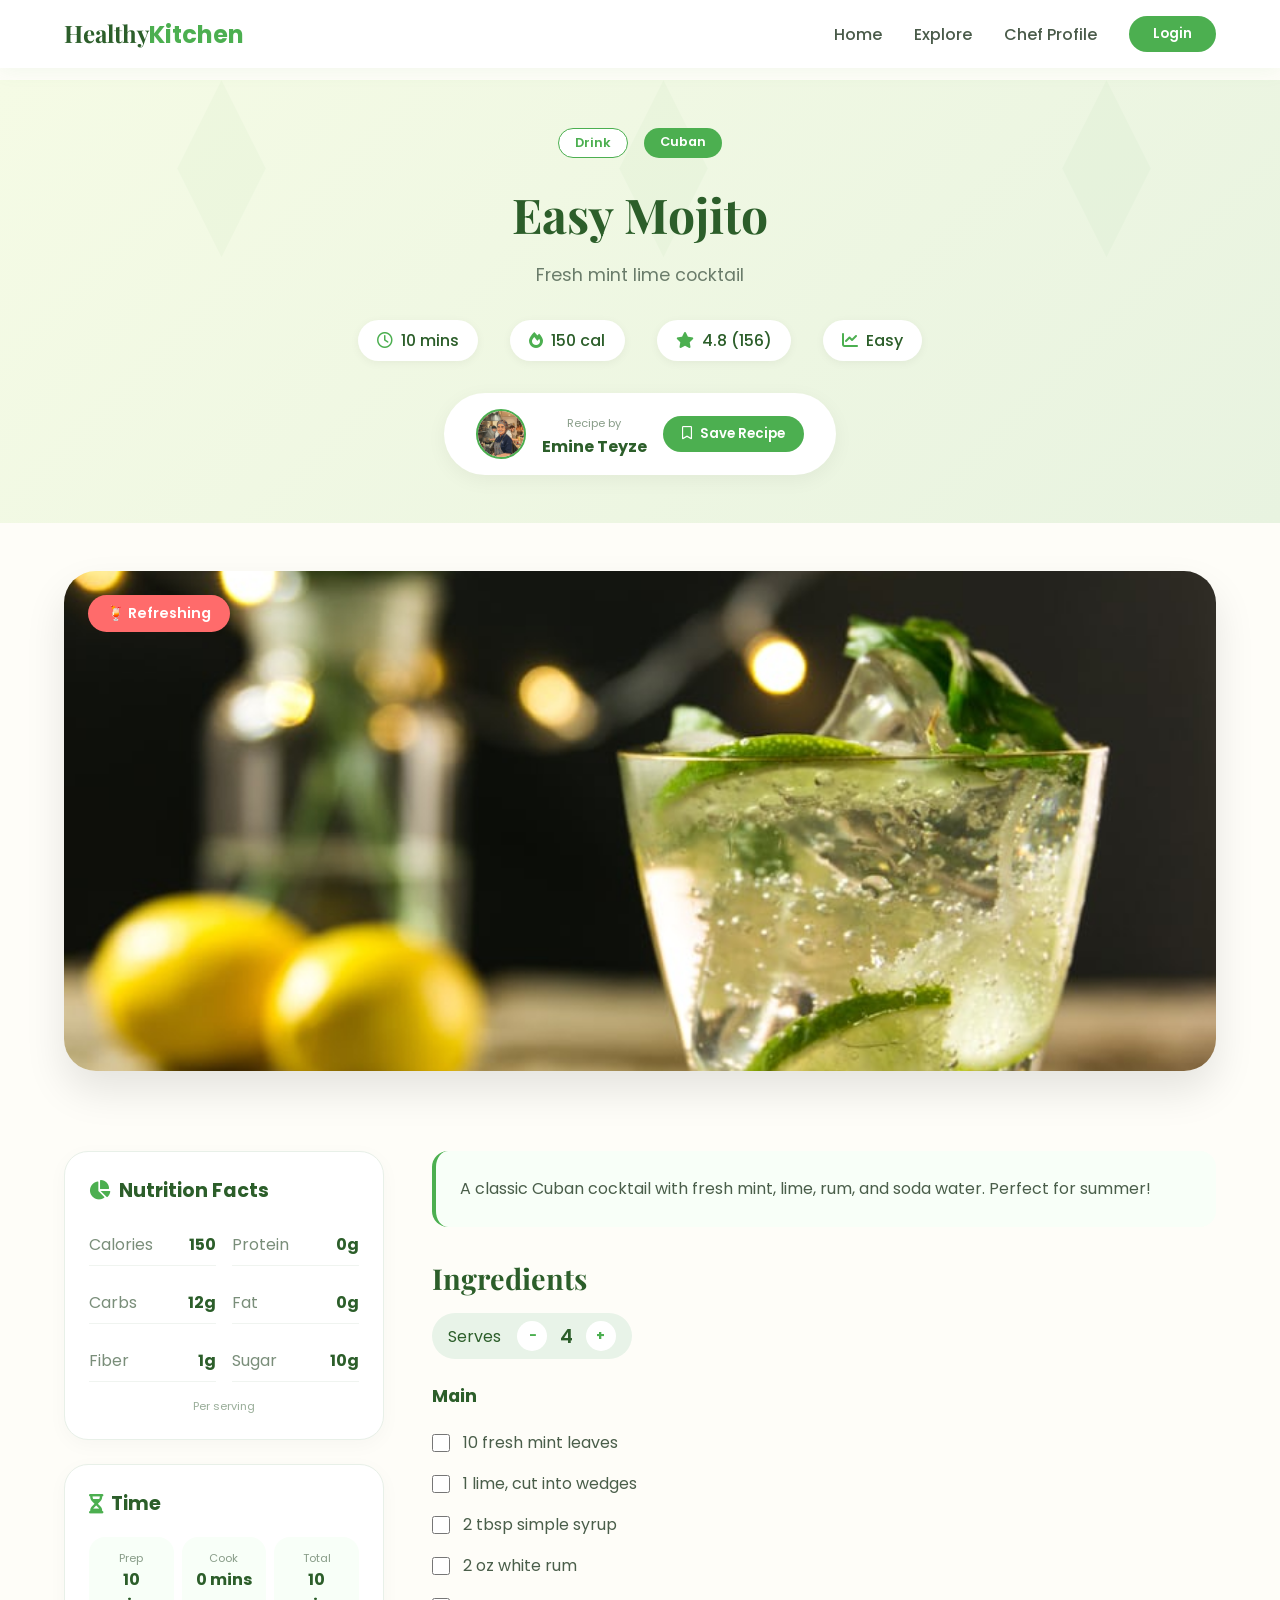
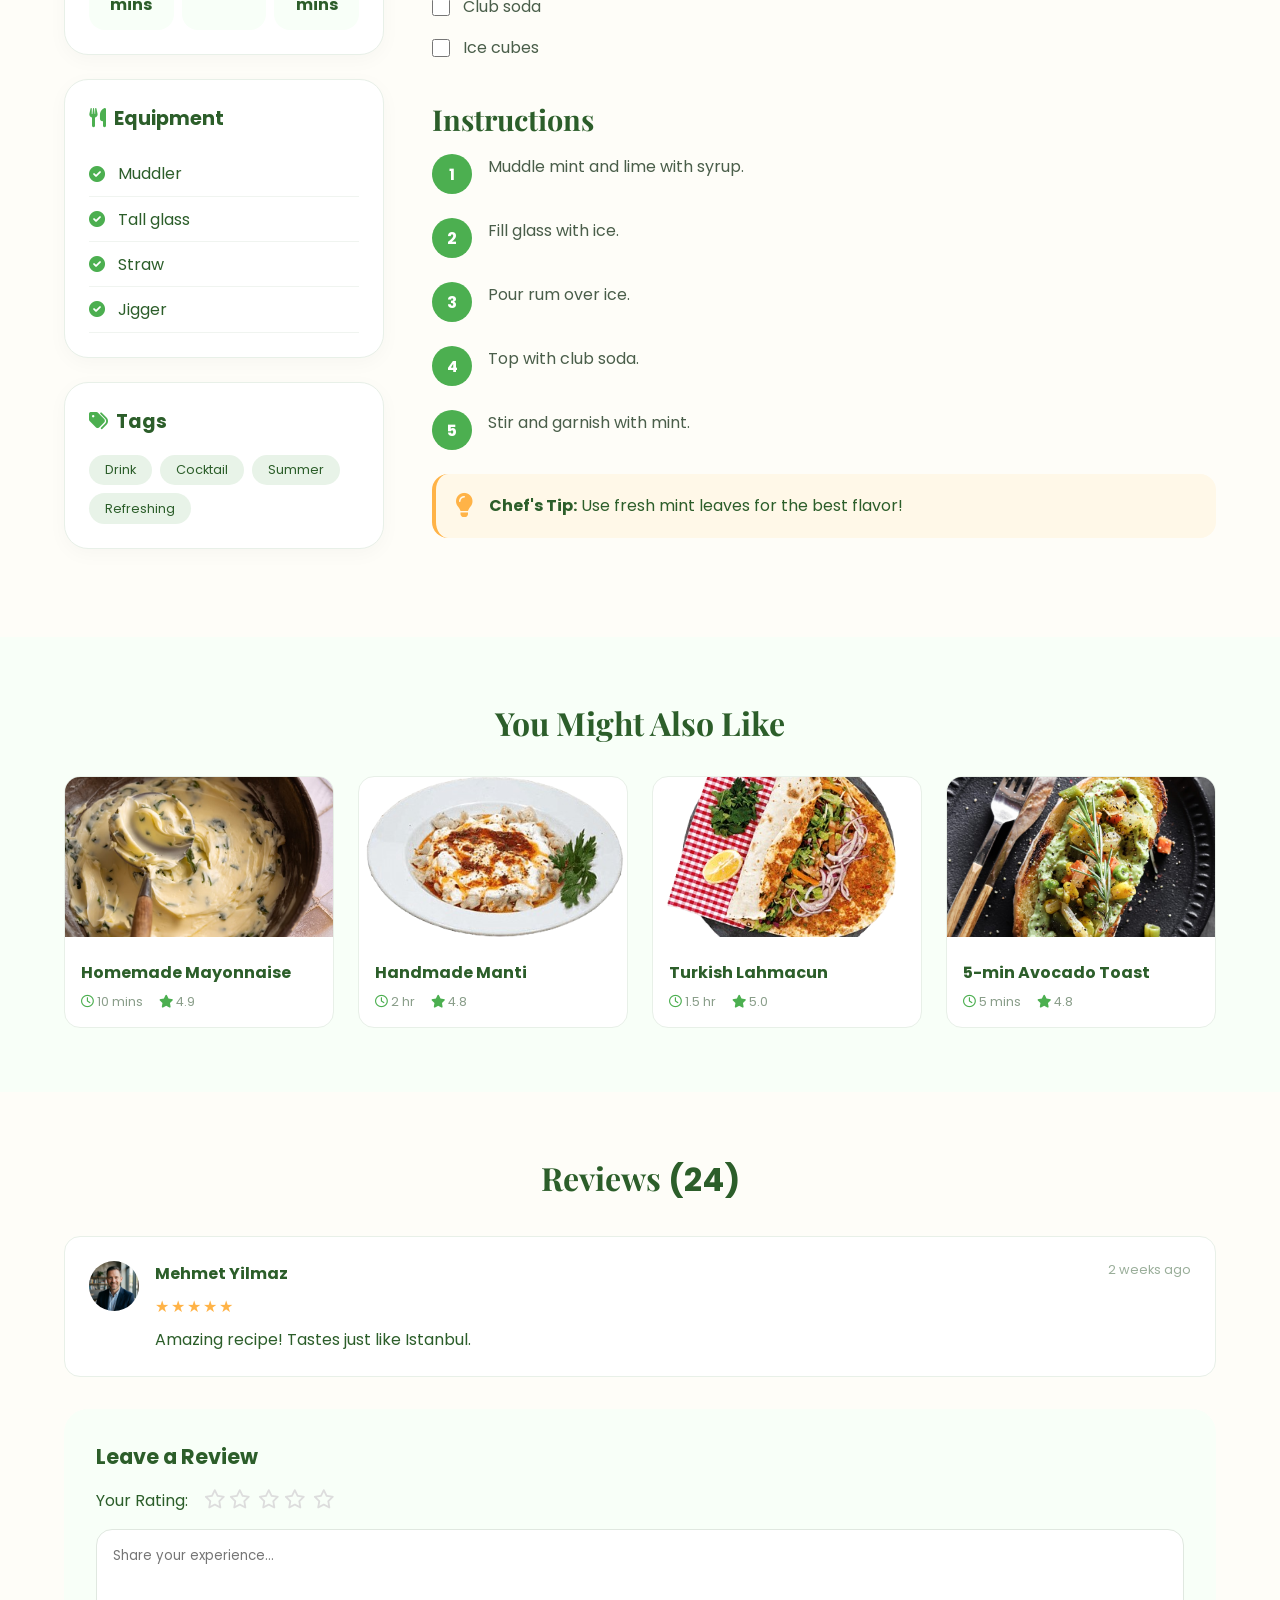
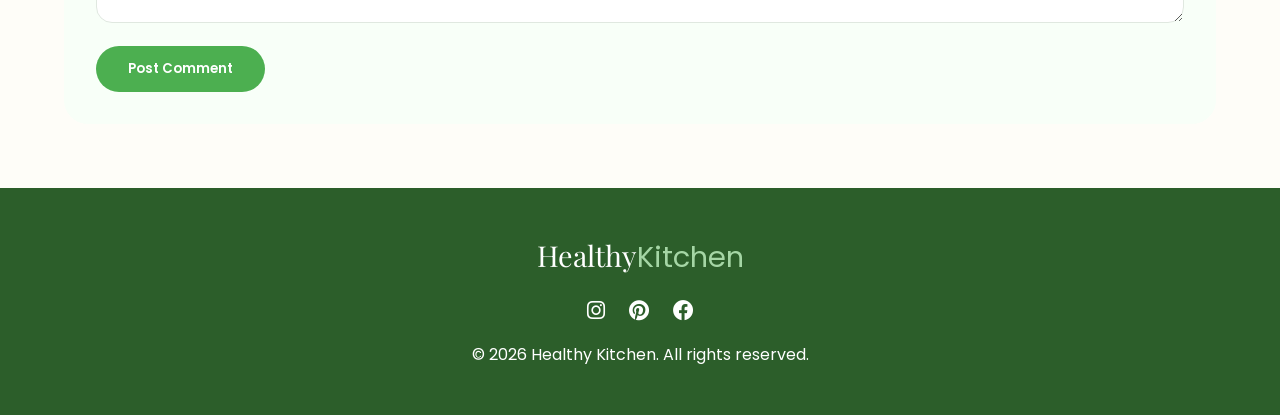
<file: recipe.html>
<!DOCTYPE html>
<html lang="en">
<head>
    <meta charset="UTF-8">
    <meta name="viewport" content="width=device-width, initial-scale=1.0">
    <title>Recipe | Healthy Kitchen</title>
    
    <!-- CSS -->
    <link rel="stylesheet" href="css/recipe.css">
    
    <!-- Fonts -->
    <link href="https://fonts.googleapis.com/css2?family=Poppins:wght@300;400;500;600;700&family=Playfair+Display:wght@400;500;600;700&display=swap" rel="stylesheet">
    
    <!-- Icons -->
    <link rel="stylesheet" href="https://cdnjs.cloudflare.com/ajax/libs/font-awesome/6.0.0/css/all.min.css">
</head>
<body>

<!-- ===== NAVBAR ===== -->
<nav class="navbar">
    <div class="logo">Healthy<span>Kitchen</span></div>
    <div class="nav-links">
        <a href="index.html" class="nav-link">Home</a>
        <a href="explore-kitchen.html" class="nav-link">Explore</a>
        <a href="#" class="nav-link">Chef Profile</a>
        <button onclick="location.href='login.html'" class="login-btn">Login</button>
    </div>
</nav>

<!-- ===== HERO SECTION ===== -->
<section class="recipe-hero">
    <div class="hero-bg"></div>
    <div class="container">
        <div class="hero-content">
            <div class="hero-badge">
                <span class="badge-category" id="recipeCategory">Main Dish</span>
                <span class="badge-cuisine" id="recipeCuisine">Turkish</span>
            </div>
            <h1 class="hero-title" id="recipeTitle">Authentic Döner Kebab</h1>
            <p class="hero-desc" id="recipeShortDesc">Classic Turkish street food</p>
            
            <div class="hero-stats">
                <div class="stat"><i class="far fa-clock"></i><span id="prepTime">45 mins</span></div>
                <div class="stat"><i class="fas fa-fire"></i><span id="calories">520 cal</span></div>
                <div class="stat"><i class="fas fa-star"></i><span id="rating">4.9 (234)</span></div>
                <div class="stat"><i class="fas fa-chart-line"></i><span id="difficulty">Medium</span></div>
            </div>
            
            <div class="hero-chef">
                <img src="food-blog-img/kitchen-pfp(1).png" alt="Chef" id="chefAvatar">
                <div class="chef-info"><span>Recipe by</span><h4 id="chefName">Emine Teyze</h4></div>
                <button class="save-btn" id="saveBtn"><i class="far fa-bookmark"></i><span>Save Recipe</span></button>
            </div>
        </div>
    </div>
</section>

<!-- ===== MAIN IMAGE ===== -->
<section class="recipe-image-section">
    <div class="container">
        <div class="image-wrapper">
            <img src="food-blog-img/doner-kebab.png" alt="Recipe" id="recipeImage" class="recipe-main-img">
            <div class="image-badge" id="recipeBadge">🔥 Most Popular</div>
        </div>
    </div>
</section>

<!-- ===== CONTENT SECTION ===== -->
<section class="recipe-content">
    <div class="container">
        <div class="content-grid">
            
            <!-- LEFT SIDEBAR -->
            <aside class="recipe-sidebar">
                <div class="card nutrition-card">
                    <h3><i class="fas fa-chart-pie"></i> Nutrition Facts</h3>
                    <div class="nutrition-grid" id="nutritionGrid">
                        <div class="nutrient"><span>Calories</span><strong id="nutCalories">520</strong></div>
                        <div class="nutrient"><span>Protein</span><strong id="nutProtein">32g</strong></div>
                        <div class="nutrient"><span>Carbs</span><strong id="nutCarbs">45g</strong></div>
                        <div class="nutrient"><span>Fat</span><strong id="nutFat">22g</strong></div>
                        <div class="nutrient"><span>Fiber</span><strong id="nutFiber">6g</strong></div>
                        <div class="nutrient"><span>Sugar</span><strong id="nutSugar">8g</strong></div>
                    </div>
                    <p class="card-note">Per serving</p>
                </div>
                
                <div class="card time-card">
                    <h3><i class="fas fa-hourglass-half"></i> Time</h3>
                    <div class="time-grid">
                        <div><span>Prep</span><strong id="timePrep">20 mins</strong></div>
                        <div><span>Cook</span><strong id="timeCook">25 mins</strong></div>
                        <div><span>Total</span><strong id="timeTotal">45 mins</strong></div>
                    </div>
                </div>
                
                <div class="card equipment-card">
                    <h3><i class="fas fa-utensils"></i> Equipment</h3>
                    <ul class="equipment-list" id="equipmentList">
                        <li><i class="fas fa-check-circle"></i> Large knife</li>
                        <li><i class="fas fa-check-circle"></i> Cutting board</li>
                    </ul>
                </div>
                
                <div class="card tags-card">
                    <h3><i class="fas fa-tags"></i> Tags</h3>
                    <div class="tags" id="tagsContainer">
                        <span>Turkish</span><span>Kebab</span>
                    </div>
                </div>
            </aside>
            
            <!-- MAIN CONTENT -->
            <main class="recipe-main">
                <div class="description-box">
                    <p id="recipeDescription">Traditional Turkish döner with perfectly spiced meat, slow-cooked to perfection.</p>
                </div>
                
                <div class="ingredients-box">
                    <h2>Ingredients</h2>
                    <div class="serving-control">
                        <span>Serves</span>
                        <div class="serving-buttons">
                            <button id="minusServing">−</button>
                            <span id="servingCount">4</span>
                            <button id="plusServing">+</button>
                        </div>
                    </div>
                    <div class="ingredients-list" id="ingredientsList"></div>
                </div>
                
                <div class="instructions-box">
                    <h2>Instructions</h2>
                    <div class="instructions-list" id="instructionsList"></div>
                    <div class="chef-tip" id="chefTip">
                        <i class="fas fa-lightbulb"></i>
                        <div><strong>Chef's Tip:</strong> Add sumac to yogurt sauce!</div>
                    </div>
                </div>
            </main>
        </div>
    </div>
</section>

<!-- ===== RELATED RECIPES ===== -->
<section class="related-section">
    <div class="container">
        <h2 class="section-title">You Might Also Like</h2>
        <div class="related-grid" id="relatedGrid"></div>
    </div>
</section>

<!-- ===== COMMENTS ===== -->
<section class="comments-section">
    <div class="container">
        <h2 class="section-title">Reviews <span id="reviewCount">(24)</span></h2>
        <div class="comments-list" id="commentsList">
            <div class="comment-card">
                <img src="food-blog-img/user-1.jpg" alt="User">
                <div class="comment-content">
                    <div class="comment-header"><h4>Mehmet Yilmaz</h4><span>2 weeks ago</span></div>
                    <div class="stars">★★★★★</div>
                    <p>Amazing recipe! Tastes just like Istanbul.</p>
                </div>
            </div>
        </div>
        
        <div class="add-comment">
            <h3>Leave a Review</h3>
            <div class="rating-select">
                <span>Your Rating:</span>
                <div class="stars-input">
                    <i class="far fa-star" data-rating="1"></i><i class="far fa-star" data-rating="2"></i>
                    <i class="far fa-star" data-rating="3"></i><i class="far fa-star" data-rating="4"></i>
                    <i class="far fa-star" data-rating="5"></i>
                </div>
            </div>
            <textarea placeholder="Share your experience..." rows="3"></textarea>
            <button class="submit-btn">Post Comment</button>
        </div>
    </div>
</section>

<!-- ===== FOOTER ===== -->
<footer class="footer">
    <div class="container">
        <div class="footer-logo">Healthy<span>Kitchen</span></div>
        <div class="footer-social"><a href="#"><i class="fab fa-instagram"></i></a><a href="#"><i class="fab fa-pinterest"></i></a><a href="#"><i class="fab fa-facebook"></i></a></div>
        <p>&copy; 2026 Healthy Kitchen. All rights reserved.</p>
    </div>
</footer>

<script src="js/recipe.js"></script>
</body>
</html>
</file>
<file: css/home.css>
/* General Reset */
* {
    margin: 0;
    padding: 0;
    box-sizing: border-box;
    font-family: 'Poppins', sans-serif;
}

html {
    font-size: 16px;
    scroll-behavior: smooth;
}

body {
    background-color: #fff;
    overflow-x: hidden;
}

/* --- Navbar Fixed (Glassmorphism) --- */
.navbar {
    position: fixed;
    top: 0;
    left: 0;
    width: 100%;
    display: flex;
    justify-content: space-between;
    align-items: center;
    padding: 15px 5%;
    background: rgba(255, 255, 255, 0.4);
    backdrop-filter: blur(15px);
    -webkit-backdrop-filter: blur(15px);
    border-bottom: 1px solid rgba(255, 255, 255, 0.5);
    z-index: 1000;
}

.logo {
    font-family: 'Playfair Display', serif;
    font-size: 1.4rem;
    font-weight: 700;
    color: #2d5a27;
}

.logo span {
    color: #4CAF50;
}

.login-btn {
    background: #4CAF50;
    color: #fff;
    border: none;
    padding: 8px 20px;
    border-radius: 20px;
    font-weight: 600;
    cursor: pointer;
    outline: none;
    -webkit-tap-highlight-color: transparent;
    transition: all 0.3s ease;
}

.login-btn:hover {
    transform: scale(1.05);
    box-shadow: 0 10px 15px rgba(76, 175, 80, 0.2);
}

/* global */
.section-title {
    font-family: 'Playfair Display', serif;
    text-align: center;
    font-size: 3rem;
    color: #1b3320;
    margin-bottom: 100px;
    font-weight: 800;
    letter-spacing: -1px;
}

/* --- Welcome Section (for all screens) --- */
.welcome-section {
    position: relative;
    width: 100%;
    height: 100vh;
    display: flex;
    justify-content: center;
    align-items: center;
    overflow: hidden;
    background-image: url('../food-blog-img/welcome-bg.jpg');
    background-size: cover;
    background-position: center;
    background-repeat: no-repeat;
    z-index: 1;
}

.content {
    display: flex;
    width: 100%;
    height: 100%;
    align-items: center;
    justify-content: center;
    position: relative;
}

.overlay {
    position: absolute;
    top: 0;
    left: 0;
    width: 100%;
    height: 100%;
    background: rgba(0, 0, 0, 0.7);
    z-index: -1;
}

/* Centered text box */
.welcome-text {
    width: 90%;
    max-width: 850px;
    text-align: center;
    color: #fff;
    z-index: 2;
}

.welcome-head {
    font-family: 'Playfair Display', serif;
    font-size: clamp(2.2rem, 6vw, 4rem);
    line-height: 1.2;
    margin-bottom: 20px;
}

.highlight-text {
    color: #4CAF50;
    display: block;
}

.sub-text {
    font-size: clamp(1rem, 2vw, 1.2rem);
    color: #ddd;
    margin-bottom: 30px;
}

/* Button Group */
.btn-group {
    margin-top: 10px;
    text-align: center;
}

/* --- Button Styling & Hover --- */
.cta-btn {
    text-decoration: none;
    background: rgba(255, 255, 255, 0.05);
    backdrop-filter: blur(15px);
    -webkit-backdrop-filter: blur(15px);
    border: 2px solid #4CAF50;
    color: #fff;
    padding: 12px 35px;
    border-radius: 30px;
    font-weight: 700;
    display: inline-block;
    position: relative;
    z-index: 5;
    transition: all 0.4s ease;
    outline: none;
    -webkit-tap-highlight-color: transparent;
    opacity: 0;
    animation: fadeInUp 0.8s ease forwards;
    pointer-events: auto;
}

.cta-btn:hover {
    background: #4CAF50;
    color: #ffffff;
    box-shadow: 0 10px 20px rgba(76, 175, 80, 0.4);
    transform: scale(1.05) !important;
}

.cta-btn:active {
    transform: translateY(-2px) scale(0.98);
    box-shadow: 0 5px 10px rgba(76, 175, 80, 0.2);
    transition: 200.1s;
}

/* --- Animations --- */
@keyframes fadeInUp {
    from {
        opacity: 0;
        transform: translateY(30px);
    }
    to {
        opacity: 1;
        transform: translateY(0);
    }
}

/* Initially invisible */
.fade-in, .highlight-text, .sub-text, .cta-btn p.btn-group {
    opacity: 0;
    display: inline-block;
}

.welcome-section.active .fade-in {
    animation: fadeInUp 0.8s ease forwards;
}

.welcome-section.active .highlight-text {
    animation: fadeInUp 0.8s ease forwards 0.4s;
}

.welcome-section.active .sub-text {
    animation: fadeInUp 0.8s ease forwards 0.7s;
}

.welcome-section.active .cta-btn {
    opacity: 1;
    transform: none;
    transition: all 0.4s cubic-bezier(0.175, 0.885, 0.32, 1.275);
}

/* ---about section styling ---*/
.about-section {
    padding: 80px 10%;
    background-color: #fdfdfd;
    position: relative;
    overflow: hidden;
}

.about-section::before {
    content: "";
    position: absolute;
    top: 0;
    left: 0;
    width: 100%;
    height: 100%;
    background-image: url('../food-blog-img/leafs.png');
    background-size: contain;
    background-repeat: repeat;
    opacity: 0.2;
    pointer-events: none;
    z-index: 1;
}

.about-container {
    display: flex;
    align-items: center;
    justify-content: space-between;
    gap: 50px;
    max-width: 1200px;
    margin: 0 auto;
}

.about-text-side {
    flex: 1.2;
}

.ribbon-box {
    position: relative;
    display: inline-block;
    margin-bottom: 30px;
}

.ribbon-img {
    width: 260px;
    height: auto;
    display: block;
    mix-blend-mode: multiply;
}

.ribbon-title {
    position: absolute;
    top: 45%;
    left: 50%;
    transform: translate(-50%, -50%) rotate(-2deg);
    font-family: 'Playfair Display', serif;
    font-size: 26px;
    color: #2d6a4f;
    margin: 0;
    white-space: nowrap;
}

.about-description p {
    font-family: 'Poppins', sans-serif;
    font-size: 16px;
    line-height: 1.8;
    color: #444;
    margin-bottom: 20px;
}

.about-description strong {
    color: #40916c;
    font-weight: 700;
}

.about-list {
    list-style: none;
    padding: 0;
    margin: 20px auto;
    display: inline-block;
    text-align: left;
}

.about-list li {
    font-size: 1.1rem;
    margin-bottom: 12px;
    position: relative;
    padding-left: 35px;
    color: #333;
    display: flex;
    align-items: center;
}

.about-list li::before {
    content: "";
    position: absolute;
    left: 0;
    width: 30px;
    height: 30px;
    background-image: url('../food-blog-img/leaf.png');
    background-size: contain;
    background-repeat: no-repeat;
}

.about-img {
    flex: 0.8;
    display: flex;
    justify-content: center;
}

.food-img {
    width: 100%;
    max-width: 450px;
    height: auto;
    mix-blend-mode: multiply;
    transition: transform 0.4s ease;
}

.food-img:hover {
    transform: translateY(-30px);
}

/*--- Animations ---*/
.about-text-side {
    opacity: 0;
    transform: translateX(-100px);
    transition: all 0.8s ease-out;
}

.about-img {
    opacity: 0;
    transform: translateX(100px);
    transition: all 0.8s ease-out;
}

.about-section.active .about-text-side {
    opacity: 1;
    transform: translateX(0);
}

.about-section.active .about-img {
    opacity: 1;
    transform: translateX(0);
}

.about-section.active .ribbon-box {
    animation: popIn 0.8s cubic-bezier(0.175, 0.885, 0.32, 1.275) forwards;
}

@keyframes popIn {
    0% {
        transform: scale(0.5);
        opacity: 0;
    }
    100% {
        transform: scale(1);
        opacity: 1;
    }
}

/* build kitchen styling */
.build-kitchen {
    background-color: #f0f9f1;
    padding: 100px 20px;
    position: relative;
}

.container {
    max-width: 1000px;
    margin: 0 auto;
}

.section-title {
    font-family: 'Playfair Display', serif;
    text-align: center;
    font-size: 3rem;
    color: #1b3320;
    margin-bottom: 100px;
    font-weight: 800;
    letter-spacing: -1px;
}

/* Steps Layout */
.steps-wrapper {
    display: flex;
    flex-direction: column;
    gap: 60px;
    position: relative;
}

.step-item {
    display: flex;
    align-items: center;
    justify-content: space-between;
    width: 100%;
}

.step-item.reverse {
    flex-direction: row-reverse;
}

/* Icon Design - The "Floating" Element */
.step-visual {
    flex: 1;
    display: flex;
    justify-content: center;
    z-index: 2;
}

.icon-box {
    width: 150px;
    height: 150px;
    background: #ffffff;
    border-radius: 38% 62% 63% 37% / 41% 44% 56% 59%;
    display: flex;
    justify-content: center;
    align-items: center;
    box-shadow: 20px 20px 60px #d9e2d9, -20px -20px 60px #ffffff;
    animation: morphing 6s ease-in-out infinite, floating 3s ease-in-out infinite;
    border: 1px solid rgba(255, 255, 255, 0.8);
}

.icon-box i {
    font-size: 3.5rem;
    color: #4caf50;
    filter: drop-shadow(0 5px 10px rgba(76, 175, 80, 0.2));
}

/* Content Design - The "Glass" Card */
.step-content {
    flex: 1.2;
    background: rgba(255, 255, 255, 0.6);
    backdrop-filter: blur(10px);
    padding: 40px;
    border-radius: 24px;
    border: 1px solid rgba(255, 255, 255, 0.4);
    box-shadow: 0 15px 35px rgba(0, 0, 0, 0.03);
    transition: transform 0.3s ease;
}

.step-content:hover {
    transform: translateY(-5px);
    background: #ffffff;
}

.step-number {
    font-size: 0.9rem;
    font-weight: 700;
    color: #4caf50;
    text-transform: uppercase;
    letter-spacing: 2px;
    display: block;
    margin-bottom: 10px;
}

.step-content h3 {
    font-size: 1.8rem;
    color: #1a2e1d;
    margin-bottom: 15px;
}

.step-content p {
    color: #6a7c6d;
    line-height: 1.7;
    font-size: 1rem;
}

/* Animations */
@keyframes morphing {
    0% {
        border-radius: 38% 62% 63% 37% / 41% 44% 56% 59%;
    }
    50% {
        border-radius: 50% 50% 33% 67% / 55% 27% 73% 45%;
    }
    100% {
        border-radius: 38% 62% 63% 37% / 41% 44% 56% 59%;
    }
}

@keyframes floating {
    0%,
    100% {
        transform: translateY(0);
    }
    50% {
        transform: translateY(-15px);
    }
}

/* -- cuisine section styling -- */
.cuisines-section {
    position: relative;
    overflow: hidden;
    z-index: 1;
}

.cuisines-section::before {
    content: "";
    position: absolute;
    top: 0;
    left: 0;
    width: 100%;
    height: 100%;
    background-image: url('../food-blog-img/leafs.png');
    background-size: contain;
    background-repeat: repeat;
    opacity: 0.1;
    pointer-events: none;
    z-index: -1;
}

/* Container Setup */
.cuisine-container {
    max-width: 1500px;
    margin: 0 auto;
    padding: 80px 5%;
    z-index: 2;
}

.rating-stars {
    margin: 10px 0;
    color: #ffc107;
    font-size: 0.9rem;
}

.rating-stars span {
    color: #666;
    margin-left: 5px;
    font-size: 0.8rem;
}

.cuisine-title {
    font-family: 'Playfair Display', serif;
    font-size: 2.8rem;
    text-align: center;
    margin-bottom: 40px;
    color: #1a1a1a;
    letter-spacing: 1px;
}

.cuisine-title::after {
    content: "";
    display: block;
    width: 80px;
    height: 4px;
    background: #4CAF50;
    margin: 15px auto 0;
    border-radius: 2px;
}

/* Tabs Styling */
.cuisine-tabs {
    display: flex;
    justify-content: center;
    gap: 15px;
    margin-bottom: 100px;
    flex-wrap: wrap;
}

.tab {
    padding: 12px 28px;
    border: 1.5px solid #eee;
    background: #ffffff;
    border-radius: 50px;
    cursor: pointer;
    font-weight: 600;
    color: #555;
    transition: all 0.4s cubic-bezier(0.175, 0.885, 0.32, 1.275);
}

.tab:hover {
    border-color: #4CAF50;
    color: #4CAF50;
}

.tab.active {
    background: #4CAF50;
    color: white;
    border-color: #4CAF50;
    box-shadow: 0 8px 20px rgba(76, 175, 80, 0.3);
}

/* Grid Layout - 3 Cards per row */
.cuisine-cards {
    display: grid;
    grid-template-columns: repeat(3, 1fr);
    gap: 100px 35px;
    margin-top: 50px;
}

/* Card Design */
.card {
    display: none;
    background: #f1f8eff3;
    border-radius: 30px;
    padding: 130px 25px 50px;
    min-height: 450px;
    box-shadow: 0 20px 50px rgba(0, 0, 0, 0.2);
    text-align: center;
    position: relative;
    transition: all 0.4s ease;
    border: 1px solid #f9f9f9;
    overflow: visible;
}

.card.show {
    display: flex;
    flex-direction: column;
    justify-content: space-between;
}

.card:hover {
    transform: translateY(-15px);
    box-shadow: 0 30px 60px rgba(0, 0, 0, 0.3);
}

/* Image Positioning */
.card-img {
    position: absolute;
    top: -60px;
    left: 50%;
    margin-bottom: 30px;
    transform: translateX(-50%);
    width: 200px;
    height: 200px;
    z-index: 10;
    transition: transform 0.4s ease;
}

.card:hover .card-img {
    transform: translateX(-50%) scale(1.08) rotate(5deg);
}

.card-img img {
    width: 100%;
    height: 100%;
    object-fit: contain;
    filter: drop-shadow(0 15px 25px rgba(0, 0, 0, 0.15));
}

/* Content Styling */
.card-info h3 {
    font-family: 'Playfair Display', serif;
    font-size: 1.6rem;
    margin-bottom: 15px;
    color: #222;
}

.card-info p.card-desc {
    color: #666;
    font-size: 0.9rem;
    line-height: 1.5;
    margin-bottom: 20px;
    padding: 0 10px;
}

.card-meta {
    padding-top: 20px;
    border-top: 1px solid rgba(0, 0, 0, 0.1);
    display: flex;
    flex-direction: row;
    justify-content: space-around;
    gap: 10px;
    font-size: 0.95rem;
    color: #4CAF50;
    font-weight: 600;
}

.card-meta span {
    background: rgba(255, 255, 255, 0.7);
    padding: 5px 12px;
    border-radius: 15px;
    display: flex;
    align-items: center;
    gap: 5px;
}

/* --- New Chef Footer Styling --- */
.card-chef-footer {
    margin-top: auto;
    padding-top: 15px;
    border-top: 1px solid rgba(0, 0, 0, 0.05);
}

.chef-details {
    display: flex;
    align-items: center;
    gap: 5px;
    margin-bottom: 12px;
    font-size: 0.8rem;
    color: #666;
}

.by-text {
    color: #aaa;
    text-transform: uppercase;
    font-size: 0.7rem;
    letter-spacing: 1px;
}

.chef-name {
    font-weight: 700;
    color: #2d5a27;
}

.separator {
    color: #ddd;
}

.kitchen-name {
    color: #888;
    font-style: italic;
}

/* Fix for existing card-meta */
.card-meta {
    border-top: none !important;
    padding-top: 0 !important;
    display: flex;
    justify-content: space-between;
    align-items: center;
    width: 100%;
}

/* --- Card Interactions Styling --- */
.card-interactions {
    display: flex;
    justify-content: center;
    gap: 20px;
    margin-top: 20px;
    padding-top: 15px;
    border-top: 1px solid rgba(0, 0, 0, 0.05);
}

.card-interactions button {
    background: transparent;
    border: 2px solid;
    width: 45px;
    height: 45px;
    border-radius: 50%;
    cursor: pointer;
    font-size: 1.2rem;
    display: flex;
    align-items: center;
    justify-content: center;
    transition: all 0.3s cubic-bezier(0.175, 0.885, 0.32, 1.275);
    outline: none;
    -webkit-tap-highlight-color: transparent;
}

/* Bookmark Button - Green */
.bookmark-btn {
    color: #4CAF50;
    border-color: #4CAF50;
}

.bookmark-btn:hover {
    background-color: #4CAF50;
    color: #fff;
    transform: scale(1.1);
    box-shadow: 0 5px 15px rgba(76, 175, 80, 0.3);
}

/* Heart Button - Red */
.love-btn {
    color: #e74c3c;
    border-color: #e74c3c;
}

.love-btn:hover {
    background-color: #e74c3c;
    color: #fff;
    transform: scale(1.1);
    box-shadow: 0 5px 15px rgba(231, 76, 60, 0.3);
}

/* Hover korle icon regular theke solid hoye jabe (FontAwesome use korle) */
.bookmark-btn:hover i::before {
    content: "\f02e";
    font-weight: 900;
}

.love-btn:hover i::before {
    content: "\f004";
    font-weight: 900;
}

/* Card hover animation adjust */
.card:hover .card-interactions button {
    transform: translateY(0);
    opacity: 1;
}

/* See More Button Styling */
.see-more-container {
    grid-column: 1 / -1;
    text-align: center;
    margin-top: 80px;
}

.see-more-btn {
    display: inline-block;
    padding: 16px 45px;
    background: #4CAF50;
    color: #fff;
    text-decoration: none;
    border-radius: 50px;
    font-weight: 600;
    font-size: 1rem;
    transition: all 0.3s ease;
    box-shadow: 0 10px 20px rgba(0, 0, 0, 0.1);
    outline: none;
    -webkit-tap-highlight-color: transparent;
}

.see-more-btn:hover {
    background: #2d6a4f;
    transform: scale(1.05);
    box-shadow: 0 15px 25px rgba(76, 175, 80, 0.3);
}

/* Animations */
.cuisines-section .cuisine-title,
.cuisines-section .cuisine-tabs,
.cuisines-section .card {
    opacity: 0;
    transform: translateY(40px);
    transition: all 0.2s ease-out;
}

.cuisines-section.active .cuisine-title {
    opacity: 1;
    transform: translateY(0);
}

.cuisines-section.active .cuisine-tabs {
    opacity: 1;
    transform: translateY(0);
    transition-delay: 0.35s;
}

.cuisines-section.active .card.show {
    opacity: 1;
    transform: translateY(0);
    transition-delay: 0.3s;
}

/* --- Search Section with Aura Effect --- */
.search-section-aura {
    padding: 100px 10%;
    background: radial-gradient(circle at center, #f0f9f1 0%, #f0f9f1 60%, #ffffff 100%);
    display: flex;
    justify-content: center;
    align-items: center;
    text-align: center;
}

.aura-content {
    width: 100%;
    max-width: 800px;
}

.aura-title {
    font-family: 'Playfair Display', serif;
    font-size: 2.2rem;
    color: #1a1a1a;
    margin-bottom: 35px;
    letter-spacing: 0.5px;
}

.search-box-premium {
    display: flex;
    align-items: center;
    background: #ffffff;
    padding: 10px 15px;
    border-radius: 50px;
    box-shadow: 0 15px 40px rgba(76, 175, 80, 0.12);
    border: 1px solid rgba(76, 175, 80, 0.1);
    transition: all 0.4s ease;
}

.search-box-premium:focus-within {
    transform: translateY(-5px);
    box-shadow: 0 20px 50px rgba(76, 175, 80, 0.2);
    border-color: #4CAF50;
}

.search-icon {
    color: #4CAF50;
    font-size: 1.2rem;
    margin-left: 15px;
}

.search-input {
    width: 100%;
    border: none;
    outline: none;
    padding: 15px 20px;
    font-size: 1.05rem;
    background: transparent;
    font-family: 'Poppins', sans-serif;
}

.search-btn {
    background: #4CAF50;
    color: #fff;
    border: none;
    padding: 10px 25px;
    border-radius: 40px;
    font-weight: 600;
    cursor: pointer;
    transition: background 0.3s ease;
}

.search-btn:hover {
    background: #2d6a4f;
}

/* নিচের ট্যাগগুলোর স্টাইল */
.search-tags {
    margin-top: 25px;
    font-size: 0.9rem;
    color: #777;
}

.search-tags span {
    font-weight: 600;
    color: #4CAF50;
}

.search-tags a {
    text-decoration: none;
    color: #555;
    margin: 0 5px;
    transition: color 0.3s;
}

.search-tags a:hover {
    color: #4CAF50;
}

/* ===== CHEF SPOTLIGHT SECTION ===== */
.chef-spotlight-section {
    padding: 80px 10%;
    background: linear-gradient(135deg, #f5f9f5 0%, #e8f0e8 100%);
    position: relative;
    overflow: hidden;
}

/* Background decoration */
.chef-spotlight-section::before {
    content: "";
    position: absolute;
    top: -50px;
    right: -50px;
    width: 200px;
    height: 200px;
    background: rgba(76, 175, 80, 0.05);
    border-radius: 50%;
    z-index: 0;
}

.chef-spotlight-section::after {
    content: "";
    position: absolute;
    bottom: -50px;
    left: -50px;
    width: 250px;
    height: 250px;
    background: rgba(76, 175, 80, 0.03);
    border-radius: 50%;
    z-index: 0;
}

/* Header styling */
.spotlight-header {
    text-align: center;
    margin-bottom: 50px;
    position: relative;
    z-index: 1;
}

.spotlight-badge {
    display: inline-block;
    background: #4CAF50;
    color: white;
    padding: 8px 25px;
    border-radius: 40px;
    font-size: 0.9rem;
    font-weight: 600;
    letter-spacing: 1px;
    margin-bottom: 15px;
    text-transform: uppercase;
    box-shadow: 0 5px 15px rgba(76, 175, 80, 0.3);
}

.chef-spotlight-section .section-title {
    font-size: 3rem;
    color: #1a2e1d;
    margin: 0;
    position: relative;
    display: inline-block;
}

.chef-spotlight-section .section-title::after {
    content: "";
    display: block;
    width: 60px;
    height: 3px;
    background: #4CAF50;
    margin: 10px auto 0;
}

/* Featured Recipe Container */
.spotlight-featured {
    display: flex;
    gap: 50px;
    background: white;
    border-radius: 40px;
    padding: 40px;
    box-shadow: 0 30px 60px rgba(0, 0, 0, 0.08);
    margin-bottom: 50px;
    position: relative;
    z-index: 2;
    transition: transform 0.4s ease;
}

.spotlight-featured:hover {
    transform: translateY(-10px);
    box-shadow: 0 40px 80px rgba(76, 175, 80, 0.15);
}

/* Featured Image */
.featured-image {
    flex: 1;
    position: relative;
}

.featured-image img {
    width: 100%;
    height: 100%;
    max-height: 400px;
    object-fit: contain;
    filter: drop-shadow(0 20px 30px rgba(0, 0, 0, 0.1));
    transition: transform 0.6s ease;
}

.spotlight-featured:hover .featured-image img {
    transform: scale(1.05) rotate(3deg);
}

.featured-tag {
    position: absolute;
    top: 20px;
    left: 20px;
    background: #ff6b6b;
    color: white;
    padding: 8px 20px;
    border-radius: 30px;
    font-weight: 600;
    font-size: 0.9rem;
    box-shadow: 0 5px 15px rgba(255, 107, 107, 0.3);
    z-index: 3;
}

/* Featured Content */
.featured-content {
    flex: 1;
    display: flex;
    flex-direction: column;
    justify-content: center;
}

/* Chef info mini */
.chef-info-mini {
    display: flex;
    align-items: center;
    gap: 15px;
    margin-bottom: 20px;
    background: #f8f9fa;
    padding: 12px 20px;
    border-radius: 50px;
    width: fit-content;
}

.mini-pfp {
    width: 45px !important;
    height: 45px !important;
    border-radius: 50%;
    object-fit: cover;
    border: 2px solid #4CAF50;
}

.chef-label {
    font-size: 0.75rem;
    color: #888;
    text-transform: uppercase;
    letter-spacing: 1px;
    display: block;
}

.chef-info-mini h4 {
    font-size: 1rem;
    margin: 2px 0 0;
    color: #333;
}

/* Title */
.featured-content h3 {
    font-family: 'Playfair Display', serif;
    font-size: 2.2rem;
    color: #2d5a27;
    margin-bottom: 20px;
    line-height: 1.3;
}

/* Meta info */
.featured-meta {
    display: flex;
    gap: 25px;
    margin-bottom: 25px;
    flex-wrap: wrap;
}

.featured-meta span {
    display: flex;
    align-items: center;
    gap: 8px;
    color: #666;
    font-size: 0.95rem;
    background: #f0f9f0;
    padding: 5px 15px;
    border-radius: 30px;
}

.featured-meta i {
    color: #4CAF50;
    font-size: 1rem;
}

/* Description */
.featured-desc {
    font-size: 1rem;
    line-height: 1.8;
    color: #555;
    margin-bottom: 30px;
    border-left: 3px solid #4CAF50;
    padding-left: 20px;
}

/* Action buttons */
.featured-actions {
    display: flex;
    gap: 15px;
    align-items: center;
}

.featured-actions .recipe-btn {
    background: #4CAF50;
    color: white;
    border: none;
    padding: 14px 35px;
    border-radius: 40px;
    font-weight: 600;
    cursor: pointer;
    transition: all 0.3s ease;
    font-size: 1rem;
}

.featured-actions .recipe-btn:hover {
    background: #2d5a27;
    transform: translateY(-3px);
    box-shadow: 0 10px 20px rgba(76, 175, 80, 0.3);
}

.save-btn {
    background: transparent;
    border: 2px solid #4CAF50;
    color: #4CAF50;
    padding: 12px 25px;
    border-radius: 40px;
    font-weight: 600;
    cursor: pointer;
    transition: all 0.3s ease;
    display: flex;
    align-items: center;
    gap: 8px;
}

.save-btn:hover {
    background: #4CAF50;
    color: white;
}

/* Preview Section */
.spotlight-preview {
    position: relative;
    z-index: 2;
    max-width: 500px;
    margin-left: auto;
}

.spotlight-preview h4 {
    font-size: 1rem;
    color: #666;
    margin-bottom: 15px;
    text-transform: uppercase;
    letter-spacing: 2px;
    display: flex;
    align-items: center;
    gap: 10px;
}

.spotlight-preview h4 span {
    font-size: 1.2rem;
    color: #4CAF50;
}

.preview-card {
    display: flex;
    align-items: center;
    gap: 20px;
    background: white;
    border-radius: 30px;
    padding: 15px 25px;
    box-shadow: 0 10px 30px rgba(0, 0, 0, 0.05);
    transition: all 0.3s ease;
    border: 1px solid rgba(76, 175, 80, 0.1);
}

.preview-card:hover {
    transform: translateX(-10px);
    box-shadow: 0 15px 40px rgba(76, 175, 80, 0.15);
}

.preview-card img {
    width: 70px;
    height: 70px;
    object-fit: cover;
    border-radius: 20px;
}

.preview-info h5 {
    font-size: 1rem;
    color: #333;
    margin: 0 0 5px;
    font-family: 'Playfair Display', serif;
}

.preview-info p {
    font-size: 0.8rem;
    color: #888;
    margin: 0 0 8px;
}

.text-btn {
    background: none;
    border: none;
    color: #4CAF50;
    font-weight: 600;
    font-size: 0.85rem;
    cursor: pointer;
    padding: 0;
    display: flex;
    align-items: center;
    gap: 5px;
}

.text-btn:hover {
    color: #2d5a27;
    text-decoration: underline;
}

/* ===== ANIMATIONS ===== */
.chef-spotlight-section {
    opacity: 0;
    transform: translateY(30px);
    transition: all 0.8s ease;
}

.chef-spotlight-section.active {
    opacity: 1;
    transform: translateY(0);
}

.chef-spotlight-section.active .spotlight-badge {
    animation: fadeInDown 0.6s ease forwards;
}

.chef-spotlight-section.active .spotlight-featured {
    animation: slideInLeft 0.8s ease forwards 0.2s;
}

.chef-spotlight-section.active .spotlight-preview {
    animation: slideInRight 0.8s ease forwards 0.4s;
}

@keyframes fadeInDown {
    from {
        opacity: 0;
        transform: translateY(-20px);
    }
    to {
        opacity: 1;
        transform: translateY(0);
    }
}

@keyframes slideInLeft {
    from {
        opacity: 0;
        transform: translateX(-50px);
    }
    to {
        opacity: 1;
        transform: translateX(0);
    }
}

@keyframes slideInRight {
    from {
        opacity: 0;
        transform: translateX(50px);
    }
    to {
        opacity: 1;
        transform: translateX(0);
    }
}

/* ===== MOBILE RESPONSIVE ===== */
@media (max-width: 1024px) {
    .chef-spotlight-section {
        padding: 60px 5%;
    }

    .spotlight-featured {
        flex-direction: column;
        padding: 30px;
    }

    .featured-image img {
        max-height: 300px;
    }

    .featured-content h3 {
        font-size: 1.8rem;
    }
}

@media (max-width: 768px) {
    .chef-spotlight-section .section-title {
        font-size: 2rem;
    }

    .spotlight-badge {
        font-size: 0.8rem;
        padding: 6px 18px;
    }

    .spotlight-featured {
        padding: 20px;
        gap: 30px;
    }

    .featured-image img {
        max-height: 250px;
    }

    .chef-info-mini {
        padding: 8px 15px;
    }

    .mini-pfp {
        width: 35px !important;
        height: 35px !important;
    }

    .chef-info-mini h4 {
        font-size: 0.9rem;
    }

    .featured-content h3 {
        font-size: 1.5rem;
    }

    .featured-meta {
        gap: 10px;
    }

    .featured-meta span {
        font-size: 0.8rem;
        padding: 4px 12px;
    }

    .featured-desc {
        font-size: 0.9rem;
        padding-left: 15px;
    }

    .featured-actions {
        flex-direction: column;
        gap: 10px;
    }

    .featured-actions .recipe-btn,
    .save-btn {
        width: 100%;
        text-align: center;
        justify-content: center;
    }

    .spotlight-preview {
        max-width: 100%;
    }

    .preview-card {
        padding: 12px 20px;
    }

    .preview-card img {
        width: 60px;
        height: 60px;
    }

    .preview-info h5 {
        font-size: 0.9rem;
    }
}

@media (max-width: 480px) {
    .chef-spotlight-section {
        padding: 40px 4%;
    }

    .chef-spotlight-section .section-title {
        font-size: 1.6rem;
    }

    .featured-image img {
        max-height: 200px;
    }

    .featured-content h3 {
        font-size: 1.3rem;
    }

    .featured-meta {
        flex-direction: column;
        gap: 5px;
    }

    .featured-meta span {
        width: fit-content;
    }

    .preview-card {
        padding: 10px 15px;
    }

    .preview-info h5 {
        font-size: 0.8rem;
    }

    .preview-info p {
        font-size: 0.7rem;
    }
}

/* --- Explore Kitchen Section Styling --- */
.kitchen-section {
    padding: 80px 5%;
    background: linear-gradient(to bottom, #fdfbf7, #f7f3eb);
}

.kitchen-section .container {
    background: #ffffff;
    border-radius: 30px;
    padding: 30px;
    margin-bottom: 40px;
    max-width: 1200px;
    margin-left: auto;
    margin-right: auto;
    box-shadow: 0 20px 40px rgba(0, 0, 0, 0.05);
}

.profile-info {
    display: flex;
    align-items: center;
    gap: 15px;
    margin-bottom: 25px;
}

.pfp img {
    width: 60px;
    height: 60px;
    border-radius: 50%;
    object-fit: cover;
    border: 3px solid #4CAF50;
}

.profile-name {
    font-size: 1.3rem;
    color: #333;
    margin: 0;
}

.profile-text p {
    color: #4CAF50;
    font-weight: 600;
    font-size: 0.85rem;
    margin: 5px 0 0;
}

.card-list {
    display: grid;
    grid-template-columns: repeat(4, 1fr);
    gap: 20px;
    list-style: none;
    padding: 0;
    margin: 0;
}

.card-item {
    background: #fafafa;
    border-radius: 15px;
    overflow: hidden;
    transition: transform 0.3s ease;
    border: 1px solid #f0f0f0;
    height: 100%;
    display: flex;
    flex-direction: column;
}

.card-item:hover {
    transform: translateY(-5px);
    box-shadow: 0 10px 20px rgba(0, 0, 0, 0.1);
}

.card-item img {
    width: 100%;
    height: 160px;
    object-fit: cover;
}

.card-item .card-title {
    font-size: 1rem;
    font-weight: 600;
    padding: 12px 12px 5px;
    margin: 0;
    color: #222;
    display: -webkit-box;
    -webkit-line-clamp: 2;
    -webkit-box-orient: vertical;
    overflow: hidden;
    min-height: 2.8rem;
}

.card-item p {
    font-size: 0.8rem;
    color: #666;
    padding: 0 12px 15px;
    margin: 0;
    line-height: 1.4;
    display: -webkit-box;
    -webkit-line-clamp: 2;
    -webkit-box-orient: vertical;
    overflow: hidden;
}

.kitchen-btn {
    display: block;
    margin: 20px auto 0;
    background: #4CAF50;
    color: white;
    border: none;
    padding: 12px 35px;
    border-radius: 50px;
    font-weight: 600;
    cursor: pointer;
    transition: 0.3s;
}

.kitchen-btn:hover {
    background: #2d5a27;
    transform: scale(1.05);
}

/* Mobile Responsive */
@media (max-width: 1024px) {
    .card-list {
        grid-template-columns: repeat(2, 1fr);
    }
}

@media (max-width: 768px) {
    .kitchen-section {
        padding: 60px 4%;
    }

    .kitchen-section .container {
        padding: 20px;
    }

    .card-list {
        display: flex;
        overflow-x: auto;
        gap: 15px;
        padding-bottom: 15px;
        scrollbar-width: none;
    }

    .card-list::-webkit-scrollbar {
        display: none;
    }

    .card-item {
        flex: 0 0 220px;
        min-width: 220px;
    }

    .card-item img {
        height: 140px;
    }
}

/* Newsletter */
.newsletter-section {
    padding: 80px 10%;
    background-color: #f0f9f1;
    text-align: center;
}

.newsletter-content h3 {
    font-family: 'Playfair Display', serif;
    font-size: 2.2rem;
    color: #1a2e1d;
    margin-bottom: 10px;
}

.newsletter-box {
    margin-top: 30px;
    display: flex;
    justify-content: center;
    gap: 10px;
}

.newsletter-box input {
    padding: 12px 20px;
    border-radius: 30px;
    border: 1px solid #ddd;
    width: 300px;
    outline: none;
}

.subscribe-btn {
    background: #4CAF50;
    color: white;
    border: none;
    padding: 12px 30px;
    border-radius: 30px;
    font-weight: 600;
    cursor: pointer;
    transition: 0.3s;
}

.subscribe-btn:hover {
    background: #2d5a27;
}

/* Footer */
.main-footer {
    padding: 40px 10%;
    background: #ffffff;
    border-top: 1px solid #eee;
    text-align: center;
}

.footer-logo {
    font-family: 'Playfair Display', serif;
    font-size: 1.5rem;
    font-weight: 700;
    color: #2d5a27;
    margin-bottom: 20px;
}

.footer-socials {
    margin-bottom: 20px;
}

.footer-socials a {
    font-size: 1.5rem;
    color: #4CAF50;
    margin: 0 15px;
    transition: 0.3s;
}

.footer-socials a:hover {
    color: #2d5a27;
}

.copyright {
    font-size: 0.9rem;
    color: #888;
}

/* =========== RESPONSIVE STYLES ============*/

/* TABLET VIEW */
@media (max-width: 1024px) {
    .about-container,
    .special-container {
        gap: 30px;
    }
    .cuisine-cards {
        grid-template-columns: repeat(2, 1fr);
        gap: 60px 20px;
    }
}

/* MOBILE VIEW */
@media (max-width: 768px) {
    /* 1. Global Typography Cleanup */
    h1,
    .welcome-head {
        font-size: 1.8rem !important;
    }
    h2,
    .section-title,
    .cuisine-title {
        font-size: 1.5rem !important;
        margin-bottom: 20px !important;
    }
    h3 {
        font-size: 1.2rem !important;
    }

    /* 2. Layout Stacking */
    .about-container,
    .step-item,
    .step-item.reverse,
    .special-container,
    .profile-info {
        flex-direction: column !important;
        text-align: center !important;
    }

    /* ----- BUILD YOUR KITCHEN SECTION - MOBILE OPTIMIZATION ----- */
    .build-kitchen {
        padding: 60px 15px !important;
    }

    .build-kitchen .section-title {
        font-size: 2rem !important;
        margin-bottom: 50px !important;
    }

    .steps-wrapper {
        gap: 40px !important;
    }

    .step-item {
        flex-direction: column !important;
        gap: 20px !important;
    }

    .step-item.reverse {
        flex-direction: column !important;
    }

    /* Icon sizing for mobile */
    .step-visual {
        width: 100% !important;
    }

    .icon-box {
        width: 120px !important;
        height: 120px !important;
    }

    .icon-box i {
        font-size: 2.8rem !important;
    }

    /* Content card styling */
    .step-content {
        width: 100% !important;
        padding: 30px 25px !important;
        text-align: center !important;
    }

    .step-content h3 {
        font-size: 1.5rem !important;
        margin-bottom: 10px !important;
    }

    .step-content p {
        font-size: 0.95rem !important;
        line-height: 1.6 !important;
    }

    .step-number {
        margin-bottom: 8px !important;
    }

    /* Adjust animations for mobile - slightly slower for smoothness */
    .icon-box {
        animation: morphing 7s ease-in-out infinite, floating 4s ease-in-out infinite !important;
    }
}

/* SMALL MOBILE (under 480px) */
@media (max-width: 480px) {
    .build-kitchen {
        padding: 40px 12px !important;
    }

    .build-kitchen .section-title {
        font-size: 1.8rem !important;
        margin-bottom: 40px !important;
    }

    .icon-box {
        width: 100px !important;
        height: 100px !important;
    }

    .icon-box i {
        font-size: 2.4rem !important;
    }

    .step-content {
        padding: 25px 20px !important;
    }

    .step-content h3 {
        font-size: 1.3rem !important;
    }

    .step-content p {
        font-size: 0.9rem !important;
    }

    /* 3. Explore Kitchen Section (Image Fix) */
    .kitchen-section .container {
        padding: 15px 15px !important;
    }
    .card-list {
        display: flex !important;
        overflow-x: auto !important;
        gap: 10px;
        padding: 10px 10px 20px !important;
        scrollbar-width: none;
    }
    .card-item {
        flex: 0 0 240px !important;
        min-width: 240px !important;
        padding: 0 !important;
        box-shadow: 0 5px 15px rgba(0, 0, 0, 0.05) !important;
    }
    .card-item img {
        height: 150px !important;
        width: 100% !important;
        top: 0 !important;
        transform: none !important;
        position: relative !important;
        left: 0 !important;
    }
    .card-item .card-title {
        font-size: 1rem !important;
        padding: 12px 15px 4px !important;
        line-height: 1.2 !important;
    }

    /* Lorem ipsum text er jonno */
    .card-item p {
        padding: 0 15px 15px 15px !important;
        font-size: 0.8rem !important;
        line-height: 1.4 !important;
        color: #777;
    }

    /* 4. search section */
    .search-section-aura {
        padding: 60px 5% !important;
    }

    .aura-title {
        font-size: 1.8rem !important;
        margin-bottom: 25px !important;
    }

    .search-box-premium {
        display: flex !important;
        align-items: center !important;
        background: #ffffff !important;
        padding: 8px 12px !important;
        border-radius: 50px !important;
        box-shadow: 0 15px 40px rgba(76, 175, 80, 0.12) !important;
        border: 1px solid rgba(76, 175, 80, 0.1) !important;
        width: 100% !important;
        max-width: 600px !important;
        margin: 0 auto !important;
    }

    .search-icon {
        color: #4CAF50 !important;
        font-size: 1.1rem !important;
        margin-left: 10px !important;
        display: inline-block !important;
    }

    .search-input {
        width: 100% !important;
        border: none !important;
        outline: none !important;
        padding: 12px 15px !important;
        font-size: 0.75rem !important;
        background: transparent !important;
        font-family: 'Poppins', sans-serif !important;
    }

    .search-btn {
        background: #4CAF50 !important;
        color: #fff !important;
        border: none !important;
        padding: 8px 22px !important;
        border-radius: 40px !important;
        font-weight: 600 !important;
        font-size: 0.9rem !important;
        cursor: pointer !important;
        white-space: nowrap !important;
        transition: background 0.3s ease !important;
    }

    .search-btn:hover {
        background: #2d6a4f !important;
    }

    .search-tags {
        margin-top: 20px !important;
        font-size: 0.85rem !important;
        color: #777 !important;
    }

    .search-tags span {
        font-weight: 600 !important;
        color: #4CAF50 !important;
    }

    .search-tags a {
        text-decoration: none !important;
        color: #555 !important;
        margin: 0 3px !important;
        transition: color 0.3s !important;
        display: inline-block !important;
    }

    .search-tags a:hover {
        color: #4CAF50 !important;
    }

    /* 5. Cuisine Section (Shadow & Size Fix) */
    .cuisine-cards {
        display: flex !important;
        overflow-x: auto !important;
        gap: 15px !important;
        padding: 30px 15px 20px !important;
        margin-top: 20px !important;
        scrollbar-width: none;
        -webkit-overflow-scrolling: touch;
    }

    .cuisine-cards .card {
        flex: 0 0 240px !important;
        min-width: 240px !important;
        max-width: 240px !important;
        padding: 90px 12px 15px !important;
        margin: 0 !important;
        border-radius: 20px !important;
        min-height: auto !important;
    }

    .cuisine-cards .card-img {
        width: 100px !important;
        height: 100px !important;
        top: -40px !important;
    }

    .cuisine-cards .card-img img {
        width: 100% !important;
        height: 100% !important;
        object-fit: contain !important;
    }

    .cuisine-cards .card-info h3 {
        font-size: 1.1rem !important;
        margin-bottom: 8px !important;
    }

    .cuisine-cards .card-info p.card-desc {
        font-size: 0.75rem !important;
        padding: 0 !important;
        margin-bottom: 10px !important;
        line-height: 1.3 !important;
    }

    /* Chef details styling for mobile */
    .cuisine-cards .chef-details {
        flex-wrap: wrap !important;
        justify-content: center !important;
        gap: 3px !important;
        font-size: 0.7rem !important;
        margin-bottom: 8px !important;
    }

    .cuisine-cards .card-meta {
        padding-top: 8px !important;
        margin-top: 5px !important;
        font-size: 0.8rem !important;
    }

    .cuisine-cards .card-meta span {
        padding: 3px 8px !important;
    }

    /* Interaction buttons for mobile */
    .cuisine-cards .card-interactions {
        margin-top: 10px !important;
        padding-top: 8px !important;
        gap: 15px !important;
    }

    .cuisine-cards .card-interactions button {
        width: 35px !important;
        height: 35px !important;
        font-size: 1rem !important;
    }

    /* Make cards visible */
    .cuisine-cards .card.show {
        display: flex !important;
    }

    /* Adjust tabs for better mobile view */
    .cuisine-tabs {
        gap: 8px !important;
        padding: 0 10px !important;
        margin-bottom: 5px !important;
    }

    .tab {
        padding: 8px 18px !important;
        font-size: 0.9rem !important;
        white-space: nowrap !important;
    }

    /* See more button */
    .see-more-btn {
        padding: 12px 30px !important;
        font-size: 0.9rem !important;
    }

    /* 6. Special Section (Typography Fix) */
    .special-info h3 {
        font-size: 1rem !important;
        margin-top: 15px;
    }
    .special-desc p {
        font-size: 0.8rem !important;
        line-height: 1.6;
        padding-left: 10px !important;
    }
    .special-img img {
        max-width: 65% !important;
    }
}


/* ===== KITCHEN LINK STYLES ===== */
.kitchen-link {
    text-decoration: none;
    display: block;
    color: inherit;
    margin-bottom: 20px;
    transition: all 0.3s ease;
}

.kitchen-link:hover {
    transform: translateX(5px);
}

.kitchen-link:hover .profile-name {
    color: #4CAF50;
}

/* ===== RECIPE LINK STYLES ===== */
.recipe-link {
    text-decoration: none;
    display: block;
    color: inherit;
    height: 100%;
}

.recipe-link:hover .card-title {
    color: #4CAF50;
}

.card-item {
    background: #fafafa;
    border-radius: 15px;
    overflow: hidden;
    transition: all 0.3s ease;
    border: 1px solid #f0f0f0;
}

.card-item:hover {
    transform: translateY(-5px);
    box-shadow: 0 10px 20px rgba(0, 0, 0, 0.1);
}

.card-item img {
    width: 100%;
    height: 160px;
    object-fit: cover;
    display: block;
}

.card-item .card-title {
    font-size: 1rem;
    font-weight: 600;
    padding: 12px 12px 5px;
    margin: 0;
    color: #222;
}

.card-item p {
    font-size: 0.8rem;
    color: #666;
    padding: 0 12px 15px;
    margin: 0;
    line-height: 1.4;
}
</file>
<file: css/chef-profile.css>
/* ===== RESET & BASE ===== */
* {
    margin: 0;
    padding: 0;
    box-sizing: border-box;
    font-family: 'Poppins', sans-serif;
}

body {
    background-color: #fafdfa;
    color: #1a2e1d;
    overflow-x: hidden;
}

/* ===== NAVBAR ===== */
.navbar {
    position: fixed;
    top: 0;
    left: 0;
    width: 100%;
    display: flex;
    justify-content: space-between;
    align-items: center;
    padding: 15px 5%;
    background: rgba(255, 255, 255, 0.98);
    backdrop-filter: blur(10px);
    box-shadow: 0 2px 20px rgba(46, 125, 94, 0.08);
    z-index: 1000;
}

.logo {
    font-family: 'Playfair Display', serif;
    font-size: 1.6rem;
    font-weight: 700;
    color: #1a4d2e;
}

.logo span {
    color: #4caf50;
}

.nav-links {
    display: flex;
    align-items: center;
    gap: 30px;
}

.nav-link {
    text-decoration: none;
    color: #2d3e2d;
    font-weight: 500;
    transition: color 0.3s;
    font-size: 0.95rem;
}

.nav-link:hover,
.nav-link.active {
    color: #4caf50;
}

.login-btn {
    background: #4caf50;
    color: #fff;
    border: none;
    padding: 8px 22px;
    border-radius: 30px;
    font-weight: 600;
    font-size: 0.9rem;
    cursor: pointer;
    transition: all 0.3s ease;
    box-shadow: 0 4px 10px rgba(76, 175, 80, 0.2);
}

.login-btn:hover {
    background: #2d5a27;
    transform: translateY(-2px);
    box-shadow: 0 8px 20px rgba(76, 175, 80, 0.3);
}

/* ===== CHEF HEADER ===== */
.chef-header {
    margin-top: 70px;
    position: relative;
    background: linear-gradient(135deg, #e8f3e8 0%, #d4e8d4 100%);
}

.header-overlay {
    position: absolute;
    top: 0;
    left: 0;
    width: 100%;
    height: 100%;
    background: linear-gradient(to bottom, rgba(26, 77, 46, 0.2), rgba(26, 77, 46, 0.6));
    z-index: 1;
}

.chef-cover {
    height: 350px;
    overflow: hidden;
}

.cover-img {
    width: 100%;
    height: 100%;
    object-fit: cover;
    filter: brightness(0.85);
}

.header-content {
    position: relative;
    z-index: 2;
}

.chef-info-wrapper {
    max-width: 1200px;
    margin: -100px auto 0;
    padding: 0 5% 40px;
    display: flex;
    align-items: flex-end;
    gap: 30px;
}

.chef-avatar-section {
    position: relative;
}

.chef-avatar {
    width: 180px;
    height: 180px;
    border-radius: 50%;
    border: 5px solid #fff;
    box-shadow: 0 15px 40px rgba(26, 77, 46, 0.25);
    object-fit: cover;
}

.chef-status {
    position: absolute;
    bottom: 10px;
    right: 10px;
    background: #4caf50;
    color: white;
    padding: 5px 15px;
    border-radius: 30px;
    font-size: 0.8rem;
    font-weight: 600;
    box-shadow: 0 5px 15px rgba(76, 175, 80, 0.4);
    border: 2px solid white;
}

.chef-status i {
    margin-right: 5px;
}

.chef-main-info {
    flex: 1;
    background: rgba(255, 255, 255, 0.95);
    backdrop-filter: blur(10px);
    padding: 30px 35px;
    border-radius: 30px 30px 30px 30px;
    box-shadow: 0 20px 50px rgba(26, 77, 46, 0.15);
    border: 1px solid rgba(76, 175, 80, 0.2);
}

.chef-name-section {
    margin-bottom: 20px;
}

.chef-name {
    font-family: 'Playfair Display', serif;
    font-size: 2.5rem;
    color: #1a4d2e;
    margin-bottom: 5px;
    letter-spacing: -0.5px;
}

.chef-title {
    font-size: 1rem;
    color: #4caf50;
    font-weight: 600;
    margin-bottom: 12px;
    text-transform: uppercase;
    letter-spacing: 1.5px;
}

.chef-badges {
    display: flex;
    gap: 12px;
    flex-wrap: wrap;
}

.badge {
    background: #e8f3e8;
    padding: 6px 16px;
    border-radius: 40px;
    font-size: 0.8rem;
    color: #1a4d2e;
    display: inline-flex;
    align-items: center;
    gap: 6px;
    font-weight: 500;
}

.badge i {
    color: #4caf50;
    font-size: 0.85rem;
}

.chef-stats {
    display: flex;
    gap: 35px;
    margin-bottom: 25px;
}

.stat-item {
    text-align: center;
}

.stat-value {
    font-size: 2rem;
    font-weight: 700;
    color: #1a4d2e;
    display: block;
    line-height: 1.2;
}

.stat-label {
    font-size: 0.8rem;
    color: #6a8e6a;
    text-transform: uppercase;
    letter-spacing: 0.5px;
}

.chef-actions {
    display: flex;
    gap: 12px;
    align-items: center;
}

.follow-btn, .message-btn, .share-btn {
    padding: 10px 25px;
    border-radius: 40px;
    font-weight: 600;
    cursor: pointer;
    transition: all 0.3s ease;
    display: flex;
    align-items: center;
    gap: 8px;
    font-size: 0.9rem;
}

.follow-btn {
    background: #4caf50;
    color: white;
    border: none;
    box-shadow: 0 4px 12px rgba(76, 175, 80, 0.3);
}

.follow-btn:hover {
    background: #2d5a27;
    transform: translateY(-3px);
    box-shadow: 0 8px 20px rgba(76, 175, 80, 0.4);
}

.follow-btn.following {
    background: #e74c3c;
}

.message-btn {
    background: transparent;
    color: #4caf50;
    border: 2px solid #4caf50;
}

.message-btn:hover {
    background: #4caf50;
    color: white;
    transform: translateY(-3px);
}

.share-btn {
    width: 45px;
    height: 45px;
    padding: 0;
    justify-content: center;
    background: #e8f3e8;
    border: none;
    color: #4caf50;
    border-radius: 50%;
}

.share-btn:hover {
    background: #4caf50;
    color: white;
    transform: rotate(90deg);
}

/* ===== CHEF BIO SECTION ===== */
.chef-bio-section {
    padding: 70px 5%;
    background: white;
}

.container {
    max-width: 1300px;
    margin: 0 auto;
}

.bio-wrapper {
    display: grid;
    grid-template-columns: 2fr 1fr;
    gap: 50px;
}

.section-subtitle {
    font-family: 'Playfair Display', serif;
    font-size: 2rem;
    color: #1a4d2e;
    margin-bottom: 20px;
    position: relative;
}

.section-subtitle::after {
    content: '';
    display: block;
    width: 60px;
    height: 3px;
    background: #4caf50;
    margin-top: 10px;
}

.bio-text {
    color: #4a5a4a;
    line-height: 1.8;
    margin-bottom: 20px;
    font-size: 1rem;
}

.chef-specialties {
    margin-top: 30px;
}

.chef-specialties h3 {
    font-size: 1.2rem;
    color: #1a4d2e;
    margin-bottom: 15px;
    font-weight: 600;
}

.specialty-tags {
    display: flex;
    flex-wrap: wrap;
    gap: 10px;
}

.specialty-tag {
    background: #e8f3e8;
    padding: 8px 20px;
    border-radius: 40px;
    color: #1a4d2e;
    font-size: 0.9rem;
    font-weight: 500;
    transition: all 0.3s ease;
    border: 1px solid transparent;
}

.specialty-tag:hover {
    background: #4caf50;
    color: white;
    transform: translateY(-3px);
    box-shadow: 0 6px 15px rgba(76, 175, 80, 0.3);
}

/* Quick Info Cards */
.info-card, .social-card {
    background: #f8fff8;
    padding: 28px;
    border-radius: 24px;
    margin-bottom: 25px;
    border: 1px solid rgba(76, 175, 80, 0.15);
    box-shadow: 0 10px 30px rgba(26, 77, 46, 0.03);
}

.info-card h3, .social-card h3 {
    font-size: 1.3rem;
    color: #1a4d2e;
    margin-bottom: 20px;
    font-family: 'Playfair Display', serif;
}

.info-list {
    list-style: none;
}

.info-list li {
    padding: 12px 0;
    border-bottom: 1px solid rgba(76, 175, 80, 0.1);
    color: #4a5a4a;
    display: flex;
    align-items: center;
    gap: 12px;
    font-size: 0.95rem;
}

.info-list li:last-child {
    border-bottom: none;
}

.info-list i {
    color: #4caf50;
    width: 22px;
    font-size: 1.1rem;
}

.chef-social-links {
    display: flex;
    flex-direction: column;
    gap: 12px;
}

.social-link {
    text-decoration: none;
    color: #4a5a4a;
    padding: 12px 15px;
    border-radius: 16px;
    transition: all 0.3s ease;
    display: flex;
    align-items: center;
    gap: 12px;
    background: white;
    border: 1px solid rgba(76, 175, 80, 0.1);
}

.social-link i {
    font-size: 1.2rem;
    width: 25px;
}

.social-link[href*="instagram"] i { color: #E4405F; }
.social-link[href*="youtube"] i { color: #FF0000; }
.social-link[href*="pinterest"] i { color: #BD081C; }
.social-link[href*="facebook"] i { color: #1877F2; }

.social-link:hover {
    background: #4caf50;
    color: white;
    transform: translateX(8px);
    border-color: #4caf50;
}

.social-link:hover i {
    color: white !important;
}

/* ===== FEATURED RECIPES ===== */
.featured-recipes {
    padding: 70px 5%;
    background: #f8fff8;
}

.section-header {
    display: flex;
    justify-content: space-between;
    align-items: center;
    margin-bottom: 40px;
    flex-wrap: wrap;
    gap: 20px;
}

.section-title {
    font-family: 'Playfair Display', serif;
    font-size: 2.2rem;
    color: #1a4d2e;
}

.view-all-link {
    text-decoration: none;
    color: #4caf50;
    font-weight: 600;
    transition: all 0.3s ease;
    display: flex;
    align-items: center;
    gap: 8px;
    padding: 10px 20px;
    background: white;
    border-radius: 40px;
    box-shadow: 0 4px 12px rgba(76, 175, 80, 0.1);
}

.view-all-link:hover {
    background: #4caf50;
    color: white;
    gap: 15px;
}

/* ===== RECIPES GRID ===== */
.recipes-grid {
    display: grid;
    grid-template-columns: repeat(4, 1fr);
    gap: 25px;
}

.recipe-card {
    background: white;
    border-radius: 24px;
    overflow: hidden;
    box-shadow: 0 10px 30px rgba(26, 77, 46, 0.05);
    transition: all 0.3s ease;
    border: 1px solid rgba(76, 175, 80, 0.1);
}

.recipe-card:hover {
    transform: translateY(-10px);
    box-shadow: 0 20px 40px rgba(76, 175, 80, 0.15);
    border-color: #4caf50;
}

.recipe-image {
    position: relative;
    height: 200px;
    overflow: hidden;
}

.recipe-image img {
    width: 100%;
    height: 100%;
    object-fit: cover;
    transition: transform 0.5s ease;
}

.recipe-card:hover .recipe-image img {
    transform: scale(1.1);
}

.recipe-badge {
    position: absolute;
    top: 15px;
    left: 15px;
    background: #4caf50;
    color: white;
    padding: 5px 15px;
    border-radius: 30px;
    font-size: 0.7rem;
    font-weight: 600;
    z-index: 2;
    box-shadow: 0 4px 10px rgba(76, 175, 80, 0.3);
}

.save-recipe {
    position: absolute;
    top: 15px;
    right: 15px;
    width: 38px;
    height: 38px;
    background: rgba(255, 255, 255, 0.95);
    border: none;
    border-radius: 50%;
    color: #e74c3c;
    cursor: pointer;
    transition: all 0.3s ease;
    display: flex;
    align-items: center;
    justify-content: center;
    font-size: 1rem;
    box-shadow: 0 4px 10px rgba(0,0,0,0.1);
}

.save-recipe:hover {
    background: #e74c3c;
    color: white;
    transform: scale(1.1);
}

.recipe-info {
    padding: 20px;
}

.recipe-title {
    font-size: 1.1rem;
    color: #1a4d2e;
    margin-bottom: 10px;
    font-weight: 600;
    line-height: 1.4;
}

.recipe-meta {
    display: flex;
    gap: 15px;
    margin-bottom: 10px;
    font-size: 0.8rem;
    color: #6a8e6a;
}

.recipe-meta i {
    color: #4caf50;
    margin-right: 4px;
}

.recipe-desc {
    font-size: 0.85rem;
    color: #6a7a6a;
    margin-bottom: 15px;
    line-height: 1.5;
}

.recipe-footer {
    display: flex;
    justify-content: space-between;
    align-items: center;
}

.difficulty {
    font-size: 0.75rem;
    padding: 4px 12px;
    border-radius: 30px;
    background: #e8f3e8;
    color: #1a4d2e;
    display: flex;
    align-items: center;
    gap: 4px;
}

.view-recipe {
    text-decoration: none;
    color: #4caf50;
    font-size: 0.85rem;
    font-weight: 600;
    transition: all 0.3s ease;
}

.view-recipe:hover {
    color: #2d5a27;
    transform: translateX(5px);
}

/* ===== RECIPE CATEGORIES ===== */
.recipe-categories {
    padding: 70px 5%;
    background: white;
}

.categories-grid {
    display: grid;
    grid-template-columns: repeat(6, 1fr);
    gap: 20px;
    margin-top: 40px;
}

.category-card {
    text-decoration: none;
    background: #f8fff8;
    padding: 30px 15px;
    border-radius: 20px;
    text-align: center;
    transition: all 0.3s ease;
    border: 1px solid rgba(76, 175, 80, 0.1);
}

.category-card:hover {
    transform: translateY(-8px);
    background: #4caf50;
    border-color: #4caf50;
    box-shadow: 0 15px 30px rgba(76, 175, 80, 0.2);
}

.category-icon {
    width: 60px;
    height: 60px;
    background: white;
    border-radius: 50%;
    display: flex;
    align-items: center;
    justify-content: center;
    margin: 0 auto 15px;
    font-size: 1.8rem;
    color: #4caf50;
    transition: all 0.3s ease;
    box-shadow: 0 5px 15px rgba(76, 175, 80, 0.1);
}

.category-card:hover .category-icon {
    background: white;
    transform: scale(1.1);
    box-shadow: 0 8px 20px rgba(255, 255, 255, 0.3);
}

.category-card h4 {
    color: #1a4d2e;
    margin-bottom: 5px;
    font-size: 1rem;
    transition: color 0.3s;
}

.category-card:hover h4 {
    color: white;
}

.category-count {
    color: #6a8e6a;
    font-size: 0.8rem;
    transition: color 0.3s;
}

.category-card:hover .category-count {
    color: rgba(255, 255, 255, 0.9);
}

/* ===== REVIEWS SECTION ===== */
.reviews-section {
    padding: 70px 5%;
    background: #f8fff8;
}

.rating-summary {
    display: flex;
    align-items: center;
    gap: 20px;
    background: white;
    padding: 15px 25px;
    border-radius: 60px;
    box-shadow: 0 5px 20px rgba(76, 175, 80, 0.05);
}

.average-rating {
    font-size: 2.5rem;
    font-weight: 700;
    color: #1a4d2e;
}

.rating-stars {
    color: #ffb800;
    font-size: 1.2rem;
}

.total-reviews {
    color: #6a8e6a;
    font-size: 0.9rem;
}

.reviews-grid {
    display: grid;
    grid-template-columns: repeat(3, 1fr);
    gap: 25px;
    margin: 40px 0;
}

.review-card {
    background: white;
    padding: 28px;
    border-radius: 24px;
    box-shadow: 0 10px 30px rgba(26, 77, 46, 0.03);
    border: 1px solid rgba(76, 175, 80, 0.1);
    transition: all 0.3s ease;
}

.review-card:hover {
    transform: translateY(-5px);
    box-shadow: 0 20px 40px rgba(76, 175, 80, 0.1);
    border-color: #4caf50;
}

.reviewer {
    display: flex;
    align-items: center;
    gap: 15px;
    margin-bottom: 15px;
}

.reviewer-img {
    width: 55px;
    height: 55px;
    border-radius: 50%;
    object-fit: cover;
    border: 2px solid #4caf50;
}

.reviewer-info h4 {
    font-size: 1rem;
    color: #1a4d2e;
    margin-bottom: 5px;
}

.reviewer-rating {
    color: #ffb800;
    font-size: 0.85rem;
}

.review-text {
    color: #4a5a4a;
    font-size: 0.95rem;
    line-height: 1.7;
    margin-bottom: 15px;
}

.review-footer {
    display: flex;
    justify-content: space-between;
    font-size: 0.8rem;
    color: #8a9e8a;
    padding-top: 15px;
    border-top: 1px solid rgba(76, 175, 80, 0.1);
}

.review-recipe {
    color: #4caf50;
    font-weight: 500;
}

.load-more-reviews {
    text-align: center;
    margin-top: 40px;
}

.load-more-btn {
    background: transparent;
    border: 2px solid #4caf50;
    color: #4caf50;
    padding: 12px 40px;
    border-radius: 40px;
    font-weight: 600;
    font-size: 0.95rem;
    cursor: pointer;
    transition: all 0.3s ease;
}

.load-more-btn:hover {
    background: #4caf50;
    color: white;
    transform: translateY(-3px);
    box-shadow: 0 10px 25px rgba(76, 175, 80, 0.2);
}

/* ===== COOKING CLASSES ===== */
.classes-section {
    padding: 70px 5%;
    background: white;
}

.classes-grid {
    display: grid;
    grid-template-columns: repeat(3, 1fr);
    gap: 25px;
    margin-top: 40px;
}

.class-card {
    background: #f8fff8;
    padding: 25px;
    border-radius: 24px;
    border: 1px solid rgba(76, 175, 80, 0.15);
    display: flex;
    align-items: center;
    gap: 20px;
    transition: all 0.3s ease;
}

.class-card:hover {
    transform: translateY(-8px);
    box-shadow: 0 20px 40px rgba(76, 175, 80, 0.15);
    border-color: #4caf50;
}

.class-date {
    text-align: center;
    min-width: 70px;
}

.class-date .day {
    font-size: 2.2rem;
    font-weight: 700;
    color: #4caf50;
    display: block;
    line-height: 1;
}

.class-date .month {
    font-size: 0.8rem;
    color: #6a8e6a;
    text-transform: uppercase;
    letter-spacing: 1px;
}

.class-info {
    flex: 1;
}

.class-info h4 {
    font-size: 1rem;
    color: #1a4d2e;
    margin-bottom: 8px;
}

.class-info p {
    font-size: 0.8rem;
    color: #6a8e6a;
    margin-bottom: 3px;
    display: flex;
    align-items: center;
    gap: 5px;
}

.class-info i {
    color: #4caf50;
    width: 16px;
}

.join-class-btn {
    background: #4caf50;
    color: white;
    border: none;
    padding: 8px 18px;
    border-radius: 30px;
    font-weight: 600;
    font-size: 0.8rem;
    cursor: pointer;
    transition: all 0.3s ease;
    white-space: nowrap;
    box-shadow: 0 4px 12px rgba(76, 175, 80, 0.2);
}

.join-class-btn:hover {
    background: #2d5a27;
    transform: scale(1.05);
    box-shadow: 0 8px 18px rgba(76, 175, 80, 0.3);
}

/* ===== FLOATING ACTION BUTTON ===== */
.floating-action {
    position: fixed;
    bottom: 30px;
    right: 30px;
    z-index: 999;
}

.fab-main {
    width: 65px;
    height: 65px;
    background: #4caf50;
    border: none;
    border-radius: 50%;
    color: white;
    font-size: 1.8rem;
    cursor: pointer;
    box-shadow: 0 10px 30px rgba(76, 175, 80, 0.4);
    transition: all 0.3s ease;
    display: flex;
    align-items: center;
    justify-content: center;
    position: relative;
    z-index: 1000;
}

.fab-main:hover {
    transform: scale(1.1) rotate(90deg);
    background: #2d5a27;
    box-shadow: 0 15px 40px rgba(76, 175, 80, 0.5);
}

.fab-menu {
    position: absolute;
    bottom: 80px;
    right: 0;
    display: flex;
    flex-direction: column;
    align-items: flex-end;
    gap: 12px;
    pointer-events: none;
    opacity: 0;
    transform: translateY(20px);
    transition: all 0.3s ease;
}

.floating-action.active .fab-menu {
    pointer-events: all;
    opacity: 1;
    transform: translateY(0);
}

.fab-item {
    background: white;
    text-decoration: none;
    color: #1a4d2e;
    padding: 12px 25px;
    border-radius: 40px;
    box-shadow: 0 8px 25px rgba(0,0,0,0.1);
    display: flex;
    align-items: center;
    gap: 12px;
    font-weight: 500;
    transition: all 0.3s ease;
    animation: slideIn 0.3s ease forwards;
    animation-delay: calc(var(--i) * 0.1s);
    opacity: 0;
    transform: translateX(20px);
    border: 1px solid rgba(76, 175, 80, 0.2);
}

.floating-action.active .fab-item {
    opacity: 1;
    transform: translateX(0);
}

.fab-item:hover {
    background: #4caf50;
    color: white;
    transform: translateX(-8px) !important;
    border-color: #4caf50;
}

.fab-item i {
    font-size: 1.2rem;
}

@keyframes slideIn {
    to {
        opacity: 1;
        transform: translateX(0);
    }
}

/* ===== FOOTER ===== */
.main-footer {
    background: #1a4d2e;
    padding: 50px 5%;
    text-align: center;
    color: white;
}

.footer-logo {
    font-family: 'Playfair Display', serif;
    font-size: 2rem;
    font-weight: 700;
    color: white;
    margin-bottom: 20px;
}

.footer-logo span {
    color: #a5d6a5;
}

.footer-socials {
    margin-bottom: 20px;
}

.footer-socials a {
    font-size: 1.5rem;
    color: white;
    margin: 0 15px;
    transition: 0.3s;
    opacity: 0.8;
}

.footer-socials a:hover {
    opacity: 1;
    transform: translateY(-5px);
}

.copyright {
    font-size: 0.9rem;
    color: #a5d6a5;
}

/* ===== RESPONSIVE DESIGN ===== */
@media (max-width: 1200px) {
    .recipes-grid {
        grid-template-columns: repeat(3, 1fr);
    }
    
    .categories-grid {
        grid-template-columns: repeat(3, 1fr);
    }
}

@media (max-width: 1024px) {
    .chef-info-wrapper {
        flex-direction: column;
        align-items: center;
        text-align: center;
    }
    
    .chef-stats {
        justify-content: center;
    }
    
    .chef-actions {
        justify-content: center;
    }
    
    .bio-wrapper {
        grid-template-columns: 1fr;
    }
    
    .reviews-grid {
        grid-template-columns: repeat(2, 1fr);
    }
    
    .classes-grid {
        grid-template-columns: repeat(2, 1fr);
    }
}

@media (max-width: 768px) {
    .navbar {
        padding: 10px 4%;
    }
    
    .nav-links {
        gap: 15px;
    }
    
    .nav-link:not(.active) {
        display: none;
    }
    
    .chef-cover {
        height: 250px;
    }
    
    .chef-avatar {
        width: 140px;
        height: 140px;
    }
    
    .chef-name {
        font-size: 2rem;
    }
    
    .chef-badges {
        justify-content: center;
    }
    
    .chef-stats {
        gap: 20px;
    }
    
    .stat-value {
        font-size: 1.5rem;
    }
    
    .chef-actions {
        flex-wrap: wrap;
    }
    
    /* ===== HORIZONTAL SCROLL FOR MOBILE ===== */
    .recipes-grid {
        display: flex;
        overflow-x: auto;
        gap: 15px;
        padding: 10px 0 20px;
        scroll-snap-type: x mandatory;
        -webkit-overflow-scrolling: touch;
    }
    
    .recipes-grid::-webkit-scrollbar {
        height: 5px;
    }
    
    .recipes-grid::-webkit-scrollbar-track {
        background: #e8f3e8;
        border-radius: 10px;
    }
    
    .recipes-grid::-webkit-scrollbar-thumb {
        background: #4caf50;
        border-radius: 10px;
    }
    
    .recipes-grid .recipe-card {
        flex: 0 0 280px;
        scroll-snap-align: start;
    }
    
    .categories-grid {
        display: flex;
        overflow-x: auto;
        gap: 12px;
        padding: 10px 0;
    }
    
    .categories-grid .category-card {
        flex: 0 0 150px;
    }
    
    .reviews-grid {
        display: flex;
        overflow-x: auto;
        gap: 15px;
        padding: 10px 0;
    }
    
    .reviews-grid .review-card {
        flex: 0 0 300px;
    }
    
    .classes-grid {
        display: flex;
        overflow-x: auto;
        gap: 15px;
        padding: 10px 0;
    }
    
    .classes-grid .class-card {
        flex: 0 0 320px;
    }
    
    .rating-summary {
        flex-wrap: wrap;
    }
    
    .fab-main {
        width: 55px;
        height: 55px;
        font-size: 1.5rem;
    }
    
    .fab-item span {
        display: none;
    }
    
    .fab-item {
        padding: 15px;
        border-radius: 50%;
    }
    
    .fab-item i {
        font-size: 1.3rem;
        margin: 0;
    }
}

@media (max-width: 480px) {
    .chef-stats {
        flex-wrap: wrap;
        justify-content: center;
    }
    
    .recipes-grid .recipe-card {
        flex: 0 0 260px;
    }
    
    .categories-grid .category-card {
        flex: 0 0 130px;
    }
    
    .reviews-grid .review-card {
        flex: 0 0 280px;
    }
    
    .classes-grid .class-card {
        flex: 0 0 280px;
    }
}
</file>
<file: css/explore-kitchen.css>
/* ===== RESET & BASE ===== */
* {
    margin: 0;
    padding: 0;
    box-sizing: border-box;
    font-family: 'Poppins', sans-serif;
}

body {
    background-color: #f8faf8;
    overflow-x: hidden;
}

/* ===== NAVBAR (same as home) ===== */
.navbar {
    position: fixed;
    top: 0;
    left: 0;
    width: 100%;
    display: flex;
    justify-content: space-between;
    align-items: center;
    padding: 15px 5%;
    background: rgba(255, 255, 255, 0.95);
    backdrop-filter: blur(10px);
    box-shadow: 0 2px 10px rgba(0,0,0,0.05);
    z-index: 1000;
}

.logo {
    font-family: 'Playfair Display', serif;
    font-size: 1.4rem;
    font-weight: 700;
    color: #2d5a27;
}

.logo span {
    color: #4CAF50;
}

.nav-links {
    display: flex;
    align-items: center;
    gap: 30px;
}

.nav-link {
    text-decoration: none;
    color: #444;
    font-weight: 500;
    transition: color 0.3s;
}

.nav-link:hover,
.nav-link.active {
    color: #4CAF50;
}

.login-btn {
    background: #4CAF50;
    color: #fff;
    border: none;
    padding: 8px 20px;
    border-radius: 20px;
    font-weight: 600;
    cursor: pointer;
    transition: all 0.3s ease;
}

.login-btn:hover {
    transform: scale(1.05);
    box-shadow: 0 10px 15px rgba(76, 175, 80, 0.2);
}

/* ===== MAIN CONTENT ===== */
.explore-main {
    margin-top: 80px;
    min-height: calc(100vh - 80px);
}

/* ===== SEARCH HERO ===== */
.search-hero {
    background: linear-gradient(135deg, #f0f9f0 0%, #ffffff 100%);
    padding: 60px 5% 80px;
    text-align: center;
    position: relative;
    overflow: hidden;
}

.search-hero::before {
    content: "";
    position: absolute;
    top: -50px;
    right: -50px;
    width: 200px;
    height: 200px;
    background: rgba(76, 175, 80, 0.05);
    border-radius: 50%;
    z-index: 0;
}

.search-hero::after {
    content: "";
    position: absolute;
    bottom: -50px;
    left: -50px;
    width: 250px;
    height: 250px;
    background: rgba(76, 175, 80, 0.03);
    border-radius: 50%;
    z-index: 0;
}

.search-container {
    max-width: 800px;
    margin: 0 auto;
    position: relative;
    z-index: 1;
}

.search-title {
    font-family: 'Playfair Display', serif;
    font-size: 3rem;
    color: #1a2e1d;
    margin-bottom: 15px;
}

.search-subtitle {
    font-size: 1.1rem;
    color: #666;
    margin-bottom: 40px;
}

.search-box-wrapper {
    margin-bottom: 30px;
}

.search-box {
    display: flex;
    align-items: center;
    background: white;
    border-radius: 60px;
    padding: 8px 8px 8px 25px;
    box-shadow: 0 20px 40px rgba(76, 175, 80, 0.15);
    border: 1px solid rgba(76, 175, 80, 0.2);
    transition: all 0.3s ease;
}

.search-box:focus-within {
    transform: translateY(-3px);
    box-shadow: 0 25px 50px rgba(76, 175, 80, 0.25);
    border-color: #4CAF50;
}

.search-icon {
    color: #4CAF50;
    font-size: 1.2rem;
    margin-right: 10px;
}

.search-input {
    flex: 1;
    border: none;
    outline: none;
    padding: 15px 10px;
    font-size: 1rem;
    background: transparent;
}

.search-btn {
    background: #4CAF50;
    color: white;
    border: none;
    padding: 12px 35px;
    border-radius: 40px;
    font-weight: 600;
    font-size: 1rem;
    cursor: pointer;
    transition: all 0.3s ease;
    white-space: nowrap;
}

.search-btn:hover {
    background: #2d5a27;
    transform: scale(1.05);
}

.popular-tags {
    display: flex;
    align-items: center;
    justify-content: center;
    gap: 10px;
    flex-wrap: wrap;
}

.tags-label {
    font-weight: 600;
    color: #4CAF50;
    margin-right: 5px;
}

.tag {
    text-decoration: none;
    color: #666;
    padding: 6px 15px;
    background: white;
    border-radius: 30px;
    font-size: 0.9rem;
    transition: all 0.3s ease;
    border: 1px solid #eee;
}

.tag:hover {
    background: #4CAF50;
    color: white;
    border-color: #4CAF50;
    transform: translateY(-2px);
}

/* ===== KITCHENS SECTION ===== */
.kitchens-section {
    padding: 60px 5%;
    background: #f8faf8;
}

.container {
    max-width: 1400px;
    margin: 0 auto;
}

.section-header {
    display: flex;
    justify-content: space-between;
    align-items: center;
    margin-bottom: 40px;
    flex-wrap: wrap;
    gap: 20px;
}

.section-title {
    font-family: 'Playfair Display', serif;
    font-size: 2rem;
    color: #1a2e1d;
}

.section-title .count {
    font-size: 1rem;
    color: #888;
    font-weight: 400;
    margin-left: 10px;
}

.filter-buttons {
    display: flex;
    gap: 10px;
    flex-wrap: wrap;
}

.filter-btn {
    padding: 8px 20px;
    border: 1px solid #ddd;
    background: white;
    border-radius: 30px;
    cursor: pointer;
    font-weight: 500;
    color: #666;
    transition: all 0.3s ease;
}

.filter-btn:hover {
    border-color: #4CAF50;
    color: #4CAF50;
}

.filter-btn.active {
    background: #4CAF50;
    color: white;
    border-color: #4CAF50;
}

/* ===== KITCHENS GRID ===== */
.kitchens-grid {
    display: grid;
    grid-template-columns: repeat(2, 1fr);
    gap: 30px;
    margin-bottom: 50px;
}

/* Kitchen Card */
.kitchen-card {
    background: white;
    border-radius: 30px;
    padding: 25px;
    box-shadow: 0 15px 30px rgba(0, 0, 0, 0.05);
    transition: all 0.3s ease;
    border: 1px solid rgba(76, 175, 80, 0.1);
}

.kitchen-card:hover {
    transform: translateY(-5px);
    box-shadow: 0 25px 50px rgba(76, 175, 80, 0.15);
    border-color: #4CAF50;
}

/* Kitchen Header */
.kitchen-header {
    display: flex;
    justify-content: space-between;
    align-items: flex-start;
    margin-bottom: 20px;
}

.kitchen-profile {
    display: flex;
    gap: 15px;
}

.profile-img {
    width: 70px;
    height: 70px;
    border-radius: 50%;
    object-fit: cover;
    border: 3px solid #4CAF50;
}

.profile-info {
    flex: 1;
}

.kitchen-name {
    font-size: 1.2rem;
    font-weight: 700;
    color: #333;
    margin: 0 0 5px;
}

.kitchen-title {
    color: #4CAF50;
    font-size: 0.9rem;
    font-weight: 600;
    margin: 0 0 8px;
    text-transform: uppercase;
    letter-spacing: 0.5px;
}

.kitchen-meta {
    display: flex;
    gap: 15px;
    font-size: 0.8rem;
    color: #888;
}

.kitchen-meta i {
    color: #4CAF50;
    margin-right: 5px;
}

.follow-btn {
    background: transparent;
    border: 2px solid #4CAF50;
    color: #4CAF50;
    padding: 6px 15px;
    border-radius: 25px;
    font-weight: 600;
    font-size: 0.9rem;
    cursor: pointer;
    transition: all 0.3s ease;
}

.follow-btn:hover {
    background: #4CAF50;
    color: white;
    transform: scale(1.05);
}

/* Recipe Previews */
.recipe-previews {
    display: grid;
    grid-template-columns: repeat(5, 1fr);
    gap: 8px;
    margin-bottom: 20px;
}

.preview-item {
    position: relative;
    aspect-ratio: 1;
    border-radius: 12px;
    overflow: hidden;
    cursor: pointer;
}

.preview-item img {
    width: 100%;
    height: 100%;
    object-fit: cover;
    transition: transform 0.3s ease;
}

.preview-item:hover img {
    transform: scale(1.1);
}

.preview-overlay {
    position: absolute;
    bottom: 0;
    left: 0;
    right: 0;
    background: linear-gradient(to top, rgba(0,0,0,0.7), transparent);
    padding: 20px 5px 5px;
    opacity: 0;
    transition: opacity 0.3s ease;
}

.preview-item:hover .preview-overlay {
    opacity: 1;
}

.recipe-name {
    color: white;
    font-size: 0.65rem;
    font-weight: 500;
    display: block;
    text-align: center;
}

.preview-item.more {
    background: #4CAF50;
    display: flex;
    align-items: center;
    justify-content: center;
}

.more-count {
    color: white;
    font-weight: 700;
    font-size: 1rem;
}

/* Kitchen Footer */
.kitchen-footer {
    display: flex;
    justify-content: space-between;
    align-items: center;
    padding-top: 15px;
    border-top: 1px solid #eee;
}

.ratings {
    color: #ffc107;
    font-size: 0.9rem;
}

.rating-text {
    color: #888;
    margin-left: 5px;
    font-size: 0.8rem;
}

.view-kitchen-btn {
    text-decoration: none;
    color: #4CAF50;
    font-weight: 600;
    font-size: 0.9rem;
    transition: all 0.3s ease;
}

.view-kitchen-btn:hover {
    color: #2d5a27;
    transform: translateX(5px);
}

/* Load More */
.load-more {
    text-align: center;
    margin-top: 50px;
}

.load-more-btn {
    background: transparent;
    border: 2px solid #4CAF50;
    color: #4CAF50;
    padding: 12px 40px;
    border-radius: 40px;
    font-weight: 600;
    font-size: 1rem;
    cursor: pointer;
    transition: all 0.3s ease;
}

.load-more-btn:hover {
    background: #4CAF50;
    color: white;
    transform: translateY(-3px);
    box-shadow: 0 10px 20px rgba(76, 175, 80, 0.2);
}

/* ===== FLOATING ACTION BUTTON ===== */
.floating-action {
    position: fixed;
    bottom: 30px;
    right: 30px;
    z-index: 999;
}

.fab-main {
    width: 65px;
    height: 65px;
    background: #4CAF50;
    border: none;
    border-radius: 50%;
    color: white;
    font-size: 1.8rem;
    cursor: pointer;
    box-shadow: 0 10px 25px rgba(76, 175, 80, 0.4);
    transition: all 0.3s ease;
    display: flex;
    align-items: center;
    justify-content: center;
    position: relative;
    z-index: 1000;
}

.fab-main:hover {
    transform: scale(1.1) rotate(90deg);
    background: #2d5a27;
    box-shadow: 0 15px 35px rgba(76, 175, 80, 0.5);
}

.fab-menu {
    position: absolute;
    bottom: 80px;
    right: 0;
    display: flex;
    flex-direction: column;
    align-items: flex-end;
    gap: 12px;
    pointer-events: none;
    opacity: 0;
    transform: translateY(20px);
    transition: all 0.3s ease;
}

.floating-action.active .fab-menu {
    pointer-events: all;
    opacity: 1;
    transform: translateY(0);
}

.fab-item {
    background: white;
    text-decoration: none;
    color: #333;
    padding: 12px 20px;
    border-radius: 40px;
    box-shadow: 0 5px 20px rgba(0,0,0,0.1);
    display: flex;
    align-items: center;
    gap: 10px;
    font-weight: 500;
    transition: all 0.3s ease;
    animation: slideIn 0.3s ease forwards;
    animation-delay: calc(var(--i) * 0.1s);
    opacity: 0;
    transform: translateX(20px);
}

.floating-action.active .fab-item {
    opacity: 1;
    transform: translateX(0);
}

.fab-item:hover {
    background: #4CAF50;
    color: white;
    transform: translateX(-5px) !important;
}

.fab-item i {
    font-size: 1.1rem;
}

@keyframes slideIn {
    to {
        opacity: 1;
        transform: translateX(0);
    }
}

/* ===== FOOTER ===== */
.main-footer {
    background: white;
    padding: 40px 5%;
    border-top: 1px solid #eee;
    text-align: center;
}

.footer-logo {
    font-family: 'Playfair Display', serif;
    font-size: 1.5rem;
    font-weight: 700;
    color: #2d5a27;
    margin-bottom: 20px;
}

.footer-socials {
    margin-bottom: 20px;
}

.footer-socials a {
    font-size: 1.5rem;
    color: #4CAF50;
    margin: 0 15px;
    transition: 0.3s;
}

.footer-socials a:hover {
    color: #2d5a27;
    transform: translateY(-3px);
}

.copyright {
    font-size: 0.9rem;
    color: #888;
}

/* ===== RESPONSIVE ===== */
@media (max-width: 1024px) {
    .kitchens-grid {
        grid-template-columns: 1fr;
    }
}

@media (max-width: 768px) {
    .navbar {
        padding: 10px 4%;
    }
    
    .nav-links {
        gap: 15px;
    }
    
    .search-title {
        font-size: 2rem;
    }
    
    .section-header {
        flex-direction: column;
        align-items: flex-start;
    }
    
    .kitchen-header {
        flex-direction: column;
        gap: 15px;
    }
    
    .follow-btn {
        align-self: flex-start;
    }
    
    .kitchen-profile {
        width: 100%;
    }
    
    .recipe-previews {
        grid-template-columns: repeat(3, 1fr);
    }
    
    .preview-item:nth-child(4),
    .preview-item:nth-child(5) {
        display: none;
    }
    
    .fab-main {
        width: 55px;
        height: 55px;
        font-size: 1.5rem;
    }
    
    .fab-item span {
        display: none;
    }
    
    .fab-item {
        padding: 12px;
        border-radius: 50%;
    }
    
    .fab-item i {
        font-size: 1.3rem;
        margin: 0;
    }
}

@media (max-width: 480px) {
    .nav-links .nav-link {
        display: none;
    }
    
    .search-box {
        flex-direction: column;
        padding: 15px;
        border-radius: 30px;
    }
    
    .search-icon {
        display: none;
    }
    
    .search-input {
        width: 100%;
        text-align: center;
        border-bottom: 1px solid #eee;
        margin-bottom: 10px;
    }
    
    .search-btn {
        width: 100%;
    }
}


/* ===== KITCHEN PROFILE LINK ===== */
.kitchen-profile-link {
    text-decoration: none;
    display: block;
    color: inherit;
}

.kitchen-profile-link:hover .kitchen-name {
    color: #4caf50;
}

/* ===== PREVIEW ITEM AS LINK ===== */
.preview-item {
    cursor: pointer;
    text-decoration: none;
    display: block;
    position: relative;
    aspect-ratio: 1;
    border-radius: 12px;
    overflow: hidden;
}

.preview-item:hover img {
    transform: scale(1.1);
}
</file>
<file: css/recipe.css>
/* ===== RESET & BASE ===== */
* {
    margin: 0;
    padding: 0;
    box-sizing: border-box;
    font-family: 'Poppins', sans-serif;
}

body {
    background: #fefdf8;
    color: #2c5e2a;
    overflow-x: hidden;
}

/* ===== NAVBAR ===== */
.navbar {
    position: fixed;
    top: 0;
    left: 0;
    width: 100%;
    display: flex;
    justify-content: space-between;
    align-items: center;
    padding: 1rem 5%;
    background: rgba(255, 255, 255, 0.98);
    backdrop-filter: blur(10px);
    box-shadow: 0 2px 20px rgba(76, 175, 80, 0.08);
    z-index: 1000;
}

.logo {
    font-family: 'Playfair Display', serif;
    font-size: 1.5rem;
    font-weight: 700;
    color: #2c5e2a;
}
.logo span { color: #4caf50; }

.nav-links {
    display: flex;
    align-items: center;
    gap: 2rem;
}
.nav-link {
    text-decoration: none;
    color: #4a5b4a;
    font-weight: 500;
    transition: color 0.3s;
}
.nav-link:hover, .nav-link.active { color: #4caf50; }

.login-btn {
    background: #4caf50;
    color: white;
    border: none;
    padding: 0.5rem 1.5rem;
    border-radius: 2rem;
    font-weight: 600;
    cursor: pointer;
    transition: all 0.3s;
}
.login-btn:hover { background: #2c5e2a; transform: translateY(-2px); }

/* ===== CONTAINER ===== */
.container { max-width: 1200px; margin: 0 auto; padding: 0 1.5rem; }

/* ===== HERO SECTION ===== */
.recipe-hero {
    margin-top: 80px;
    padding: 3rem 0;
    background: linear-gradient(135deg, #f5fbe5 0%, #e8f3e0 100%);
    position: relative;
}
.hero-bg {
    position: absolute;
    inset: 0;
    background-image: url('data:image/svg+xml,<svg xmlns="http://www.w3.org/2000/svg" viewBox="0 0 200 200"><path fill="%234caf5020" d="M100 0L120 40L100 80L80 40L100 0Z"/></svg>');
    background-repeat: repeat;
    opacity: 0.3;
}
.hero-content { position: relative; z-index: 2; text-align: center; }

.hero-badge { display: flex; justify-content: center; gap: 1rem; margin-bottom: 1.5rem; }
.badge-category, .badge-cuisine {
    padding: 0.3rem 1rem;
    border-radius: 2rem;
    font-size: 0.8rem;
    font-weight: 600;
}
.badge-category { background: #fff; color: #4caf50; border: 1px solid #4caf50; }
.badge-cuisine { background: #4caf50; color: white; }

.hero-title {
    font-family: 'Playfair Display', serif;
    font-size: 3rem;
    color: #2c5e2a;
    margin-bottom: 1rem;
}
.hero-desc { color: #6a7c6a; font-size: 1.1rem; margin-bottom: 2rem; }

.hero-stats {
    display: flex;
    justify-content: center;
    gap: 2rem;
    flex-wrap: wrap;
    margin-bottom: 2rem;
}
.stat {
    display: flex;
    align-items: center;
    gap: 0.5rem;
    background: white;
    padding: 0.5rem 1.2rem;
    border-radius: 2rem;
    box-shadow: 0 2px 10px rgba(0,0,0,0.05);
}
.stat i { color: #4caf50; }
.stat span { font-weight: 500; color: #2c5e2a; }

.hero-chef {
    display: flex;
    align-items: center;
    justify-content: center;
    gap: 1rem;
    background: white;
    padding: 1rem 2rem;
    border-radius: 3rem;
    width: fit-content;
    margin: 0 auto;
    box-shadow: 0 5px 20px rgba(0,0,0,0.05);
}
.hero-chef img {
    width: 50px;
    height: 50px;
    border-radius: 50%;
    border: 2px solid #4caf50;
}
.chef-info span { font-size: 0.7rem; color: #8a9e8a; }
.chef-info h4 { font-size: 1rem; color: #2c5e2a; }

.save-btn {
    background: #4caf50;
    color: white;
    border: none;
    padding: 0.5rem 1.2rem;
    border-radius: 2rem;
    font-weight: 600;
    cursor: pointer;
    transition: all 0.3s;
    display: flex;
    align-items: center;
    gap: 0.5rem;
}
.save-btn:hover { background: #2c5e2a; transform: scale(1.05); }
.save-btn.saved { background: #e74c3c; }

/* ===== MAIN IMAGE ===== */
.recipe-image-section { padding: 3rem 0; }
.image-wrapper {
    position: relative;
    border-radius: 2rem;
    overflow: hidden;
    box-shadow: 0 20px 40px rgba(0,0,0,0.1);
}
.recipe-main-img {
    width: 100%;
    max-height: 500px;
    object-fit: cover;
    display: block;
}
.image-badge {
    position: absolute;
    top: 1.5rem;
    left: 1.5rem;
    background: #ff6b6b;
    color: white;
    padding: 0.5rem 1.2rem;
    border-radius: 2rem;
    font-weight: 600;
    font-size: 0.9rem;
}

/* ===== CONTENT GRID ===== */
.recipe-content { padding: 2rem 0 4rem; }
.content-grid {
    display: grid;
    grid-template-columns: 320px 1fr;
    gap: 3rem;
}

/* ===== SIDEBAR CARDS ===== */
.card {
    background: white;
    border-radius: 1.5rem;
    padding: 1.5rem;
    margin-bottom: 1.5rem;
    box-shadow: 0 5px 20px rgba(0,0,0,0.03);
    border: 1px solid #e8f0e8;
}
.card h3 {
    font-size: 1.2rem;
    color: #2c5e2a;
    margin-bottom: 1.2rem;
    display: flex;
    align-items: center;
    gap: 0.5rem;
}
.card h3 i { color: #4caf50; }

.nutrition-grid {
    display: grid;
    grid-template-columns: repeat(2, 1fr);
    gap: 1rem;
}
.nutrient {
    display: flex;
    justify-content: space-between;
    padding: 0.5rem 0;
    border-bottom: 1px solid #f0f4f0;
}
.nutrient span { color: #7a8e7a; }
.nutrient strong { color: #2c5e2a; }
.card-note { font-size: 0.7rem; color: #9aae9a; margin-top: 1rem; text-align: center; }

.time-grid {
    display: grid;
    grid-template-columns: repeat(3, 1fr);
    gap: 0.5rem;
    text-align: center;
}
.time-grid div {
    background: #f8fff8;
    padding: 0.8rem;
    border-radius: 1rem;
}
.time-grid span { display: block; font-size: 0.7rem; color: #8a9e8a; }
.time-grid strong { font-size: 1rem; color: #2c5e2a; }

.equipment-list { list-style: none; }
.equipment-list li {
    padding: 0.6rem 0;
    display: flex;
    align-items: center;
    gap: 0.8rem;
    border-bottom: 1px solid #f0f4f0;
}
.equipment-list i { color: #4caf50; }

.tags { display: flex; flex-wrap: wrap; gap: 0.5rem; }
.tags span {
    background: #e8f3e8;
    padding: 0.4rem 1rem;
    border-radius: 2rem;
    font-size: 0.8rem;
    color: #2c5e2a;
    transition: all 0.3s;
}
.tags span:hover { background: #4caf50; color: white; cursor: pointer; }

/* ===== MAIN CONTENT ===== */
.description-box {
    background: #f8fff8;
    padding: 1.5rem;
    border-radius: 1rem;
    margin-bottom: 2rem;
    border-left: 4px solid #4caf50;
}
.description-box p { color: #4a5e4a; line-height: 1.8; }

.ingredients-box, .instructions-box { margin-bottom: 2rem; }
.ingredients-box h2, .instructions-box h2 {
    font-family: 'Playfair Display', serif;
    font-size: 1.8rem;
    color: #2c5e2a;
    margin-bottom: 1rem;
}

.serving-control {
    display: flex;
    align-items: center;
    gap: 1rem;
    background: #e8f3e8;
    padding: 0.5rem 1rem;
    border-radius: 2rem;
    width: fit-content;
    margin-bottom: 1.5rem;
}
.serving-buttons {
    display: flex;
    align-items: center;
    gap: 0.8rem;
}
.serving-buttons button {
    width: 30px;
    height: 30px;
    border-radius: 50%;
    border: none;
    background: white;
    color: #4caf50;
    font-weight: 700;
    cursor: pointer;
    transition: all 0.2s;
}
.serving-buttons button:hover { background: #4caf50; color: white; transform: scale(1.05); }
.serving-buttons span { font-size: 1.2rem; font-weight: 600; }

.ingredient-group { margin-bottom: 1.5rem; }
.ingredient-group h4 {
    font-size: 1.1rem;
    color: #2c5e2a;
    margin-bottom: 0.8rem;
}
.ingredient {
    display: flex;
    align-items: center;
    gap: 0.8rem;
    padding: 0.5rem 0;
    cursor: pointer;
}
.ingredient input { width: 18px; height: 18px; accent-color: #4caf50; cursor: pointer; }
.ingredient span { color: #4a5e4a; transition: all 0.2s; }
.ingredient input:checked + span { text-decoration: line-through; color: #9aae9a; }

.step {
    display: flex;
    gap: 1rem;
    margin-bottom: 1.5rem;
}
.step-number {
    width: 40px;
    height: 40px;
    background: #4caf50;
    color: white;
    border-radius: 50%;
    display: flex;
    align-items: center;
    justify-content: center;
    font-weight: 700;
    flex-shrink: 0;
}
.step-content p { color: #4a5e4a; line-height: 1.6; }

.chef-tip {
    background: #fff8e8;
    padding: 1.2rem;
    border-radius: 1rem;
    display: flex;
    gap: 1rem;
    border-left: 4px solid #ffb347;
}
.chef-tip i { color: #ffb347; font-size: 1.5rem; }

/* ===== RELATED RECIPES ===== */
.related-section { padding: 4rem 0; background: #f8fff8; }
.section-title {
    font-family: 'Playfair Display', serif;
    font-size: 2rem;
    color: #2c5e2a;
    text-align: center;
    margin-bottom: 2rem;
}
.related-grid {
    display: grid;
    grid-template-columns: repeat(4, 1fr);
    gap: 1.5rem;
}
.related-card {
    background: white;
    border-radius: 1rem;
    overflow: hidden;
    transition: all 0.3s;
    cursor: pointer;
    border: 1px solid #e8f0e8;
}
.related-card:hover {
    transform: translateY(-5px);
    box-shadow: 0 10px 30px rgba(76, 175, 80, 0.15);
    border-color: #4caf50;
}
.related-card img {
    width: 100%;
    height: 160px;
    object-fit: cover;
}
.related-card h4 { padding: 1rem 1rem 0.5rem; font-size: 1rem; color: #2c5e2a; }
.related-meta {
    padding: 0 1rem 1rem;
    display: flex;
    gap: 1rem;
    font-size: 0.8rem;
    color: #8a9e8a;
}
.related-meta i { color: #4caf50; }

/* ===== COMMENTS ===== */
.comments-section { padding: 4rem 0; }
.comment-card {
    display: flex;
    gap: 1rem;
    background: white;
    padding: 1.5rem;
    border-radius: 1rem;
    margin-bottom: 1rem;
    border: 1px solid #e8f0e8;
}
.comment-card img {
    width: 50px;
    height: 50px;
    border-radius: 50%;
    object-fit: cover;
}
.comment-content { flex: 1; }
.comment-header {
    display: flex;
    justify-content: space-between;
    margin-bottom: 0.5rem;
    flex-wrap: wrap;
    gap: 0.5rem;
}
.comment-header h4 { color: #2c5e2a; }
.comment-header span { font-size: 0.8rem; color: #9aae9a; }
.stars { color: #ffb347; margin-bottom: 0.5rem; letter-spacing: 2px; }

.add-comment {
    margin-top: 2rem;
    padding: 2rem;
    background: #f8fff8;
    border-radius: 1.5rem;
}
.add-comment h3 { font-size: 1.3rem; color: #2c5e2a; margin-bottom: 1rem; }
.rating-select {
    display: flex;
    align-items: center;
    gap: 1rem;
    margin-bottom: 1rem;
}
.stars-input i {
    font-size: 1.2rem;
    color: #ddd;
    cursor: pointer;
    transition: color 0.2s;
    margin-right: 0.2rem;
}
.stars-input i.active { color: #ffb347; }
.add-comment textarea {
    width: 100%;
    padding: 1rem;
    border: 1px solid #e0e8e0;
    border-radius: 1rem;
    font-family: inherit;
    resize: vertical;
    margin-bottom: 1rem;
}
.add-comment textarea:focus { outline: none; border-color: #4caf50; }
.submit-btn {
    background: #4caf50;
    color: white;
    border: none;
    padding: 0.8rem 2rem;
    border-radius: 2rem;
    font-weight: 600;
    cursor: pointer;
    transition: all 0.3s;
}
.submit-btn:hover { background: #2c5e2a; transform: translateY(-2px); }

/* ===== FOOTER ===== */
.footer {
    background: #2c5e2a;
    color: white;
    padding: 3rem 0;
    text-align: center;
}
.footer-logo {
    font-family: 'Playfair Display', serif;
    font-size: 1.8rem;
    margin-bottom: 1rem;
}
.footer-logo span { color: #a5d6a5; }
.footer-social {
    display: flex;
    justify-content: center;
    gap: 1.5rem;
    margin-bottom: 1rem;
}
.footer-social a { color: white; font-size: 1.3rem; transition: all 0.3s; }
.footer-social a:hover { opacity: 0.8; transform: translateY(-3px); }

/* ===== RESPONSIVE ===== */
@media (max-width: 1024px) {
    .content-grid { grid-template-columns: 1fr; }
    .related-grid { grid-template-columns: repeat(2, 1fr); }
}
@media (max-width: 768px) {
    .navbar { padding: 0.8rem 4%; }
    .nav-links { gap: 1rem; }
    .nav-link:not(.active) { display: none; }
    .hero-title { font-size: 2rem; }
    .hero-stats { gap: 1rem; }
    .stat { padding: 0.3rem 1rem; font-size: 0.8rem; }
    .hero-chef { flex-wrap: wrap; justify-content: center; text-align: center; }
    .save-btn { width: 100%; justify-content: center; }
    .nutrition-grid { grid-template-columns: repeat(3, 1fr); }
    .related-grid { grid-template-columns: 1fr; }
    .comment-card { flex-direction: column; align-items: center; text-align: center; }
}
@media (max-width: 480px) {
    .hero-title { font-size: 1.5rem; }
    .hero-stats { flex-direction: column; align-items: center; }
    .nutrition-grid { grid-template-columns: repeat(2, 1fr); }
    .step { flex-direction: column; align-items: center; text-align: center; }
}
</file>
